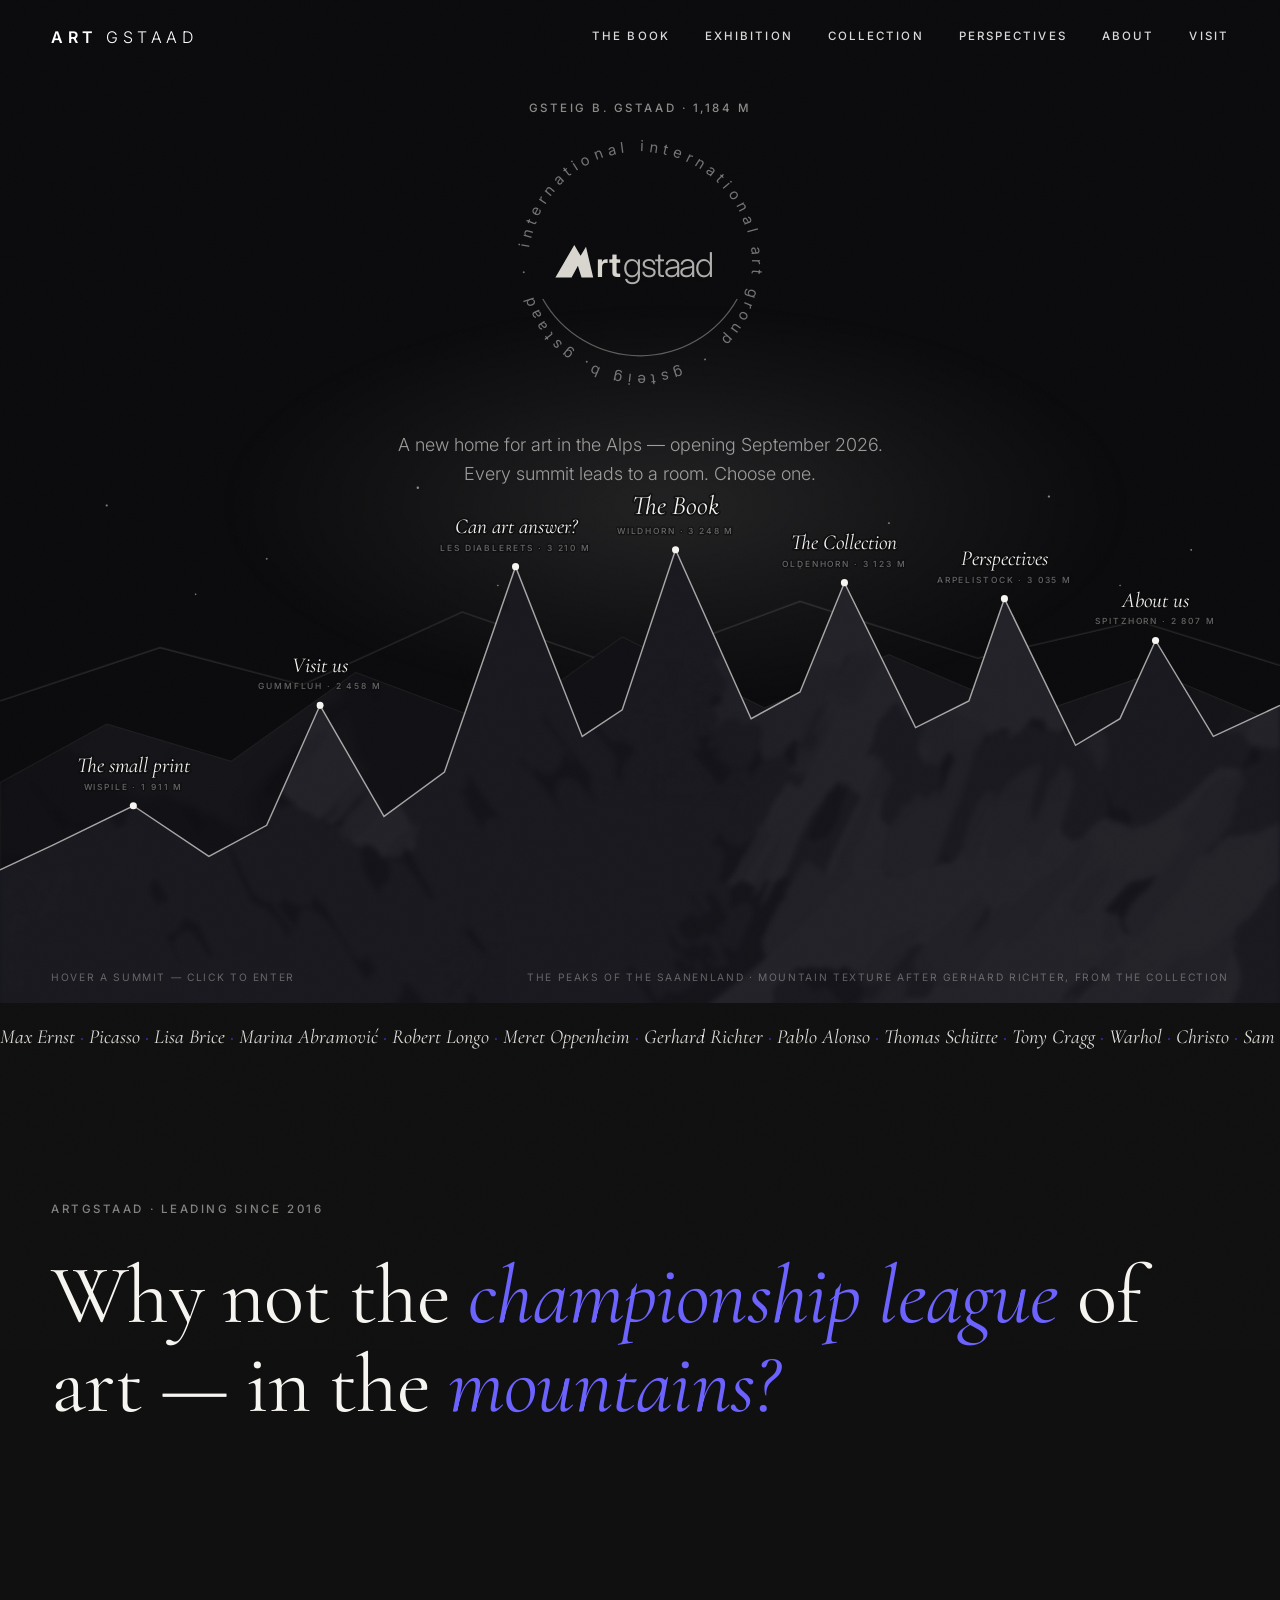
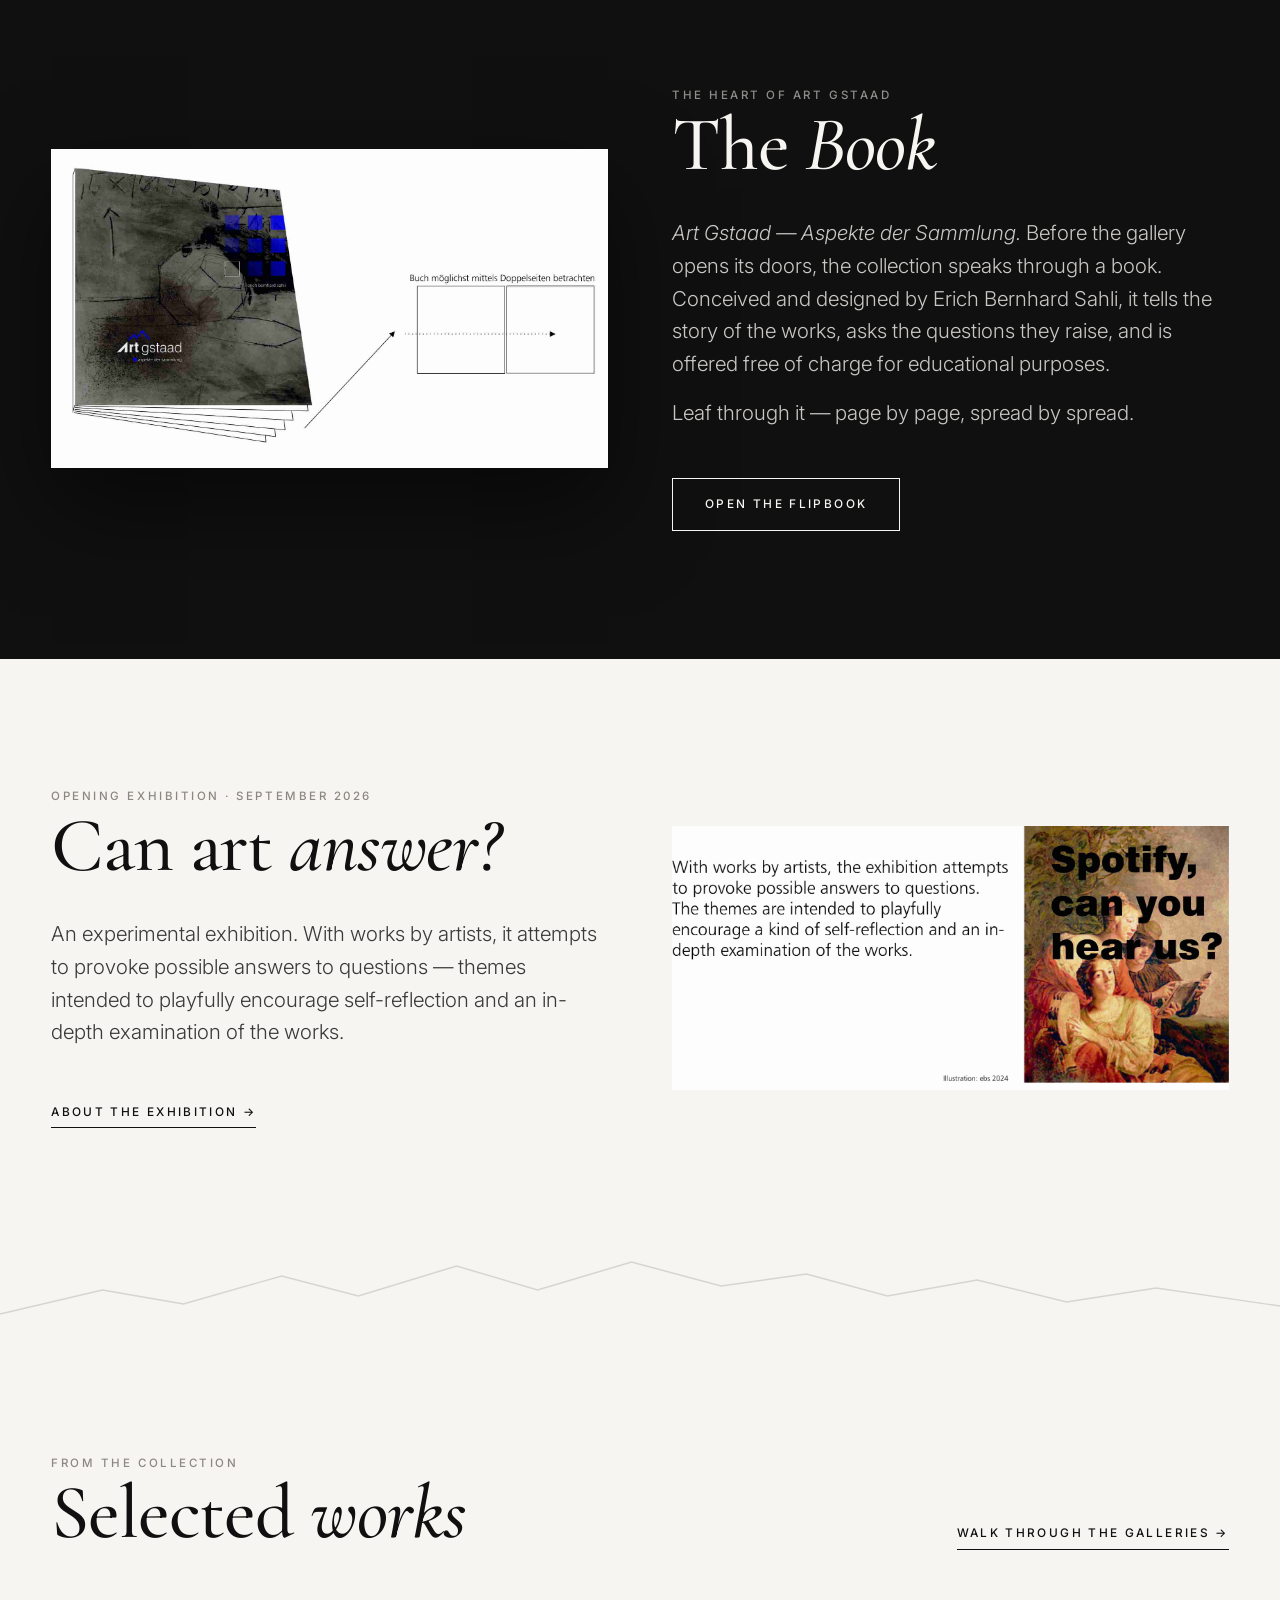
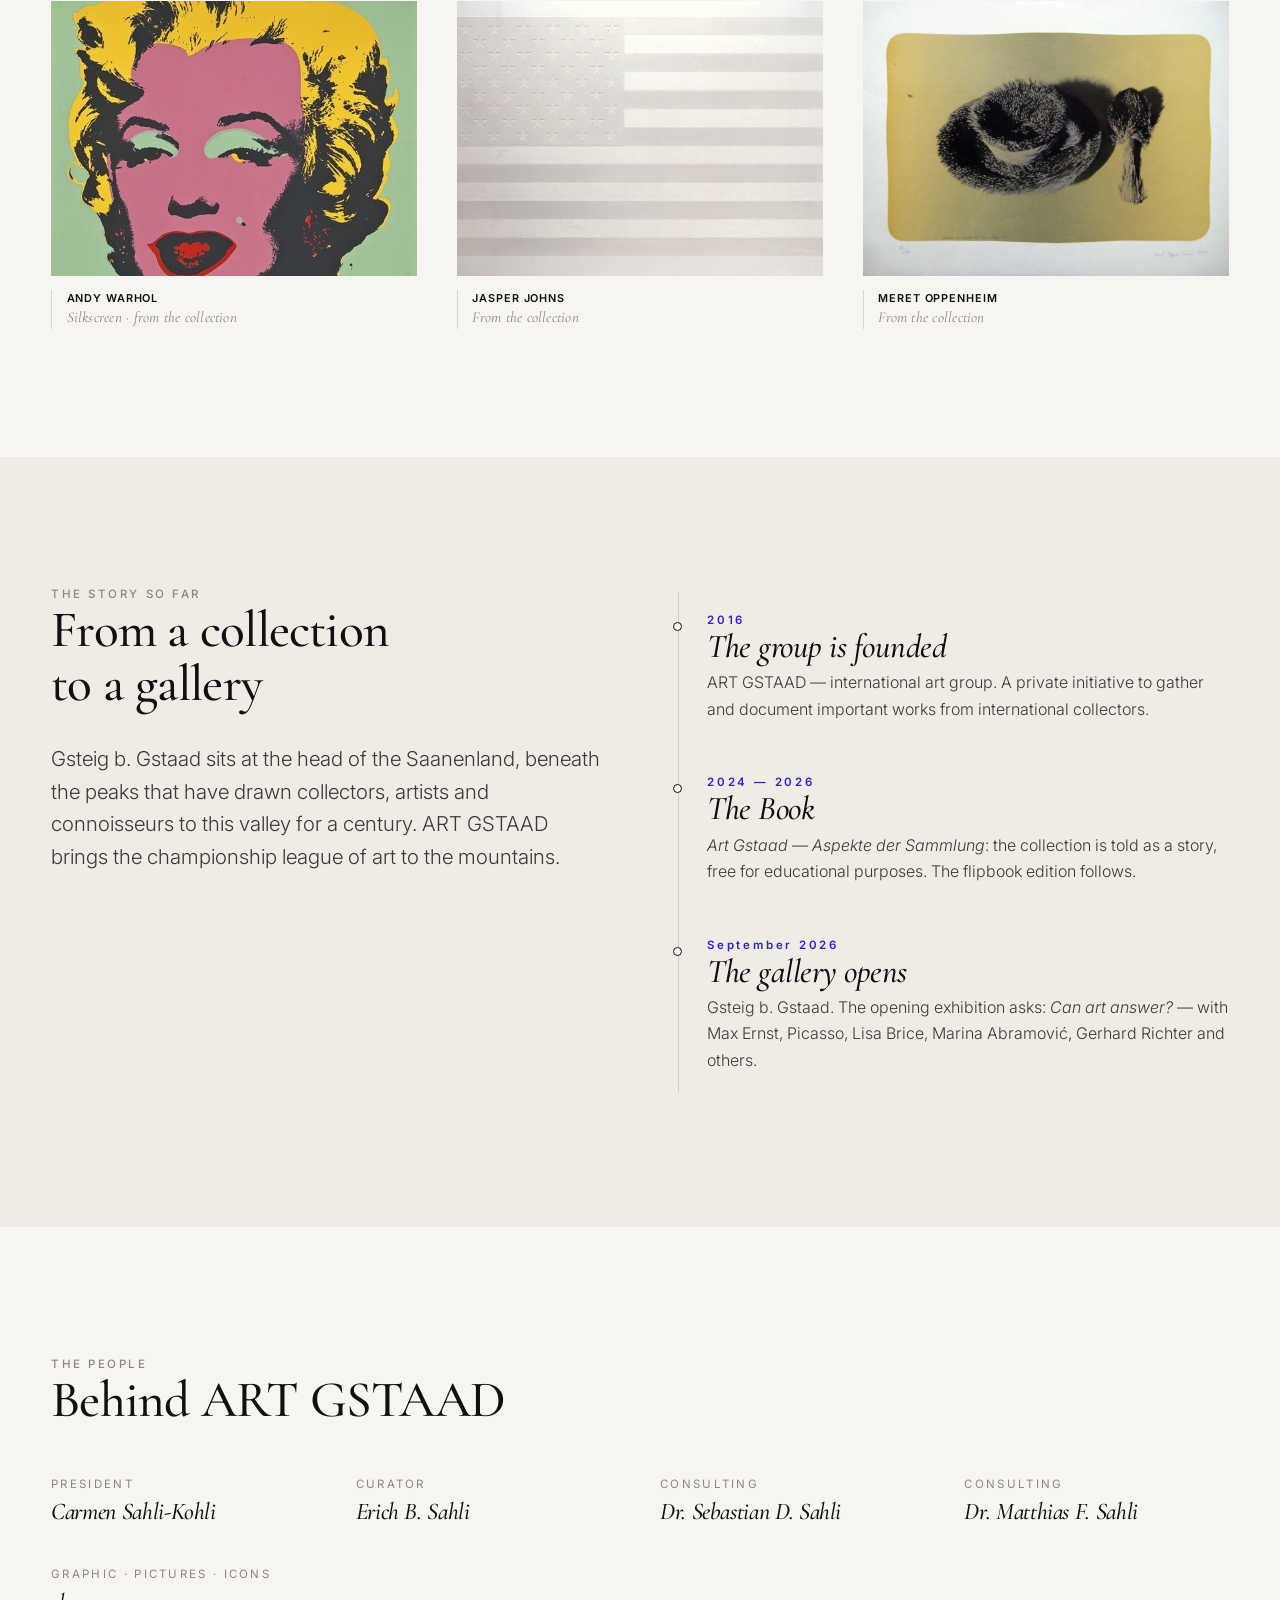
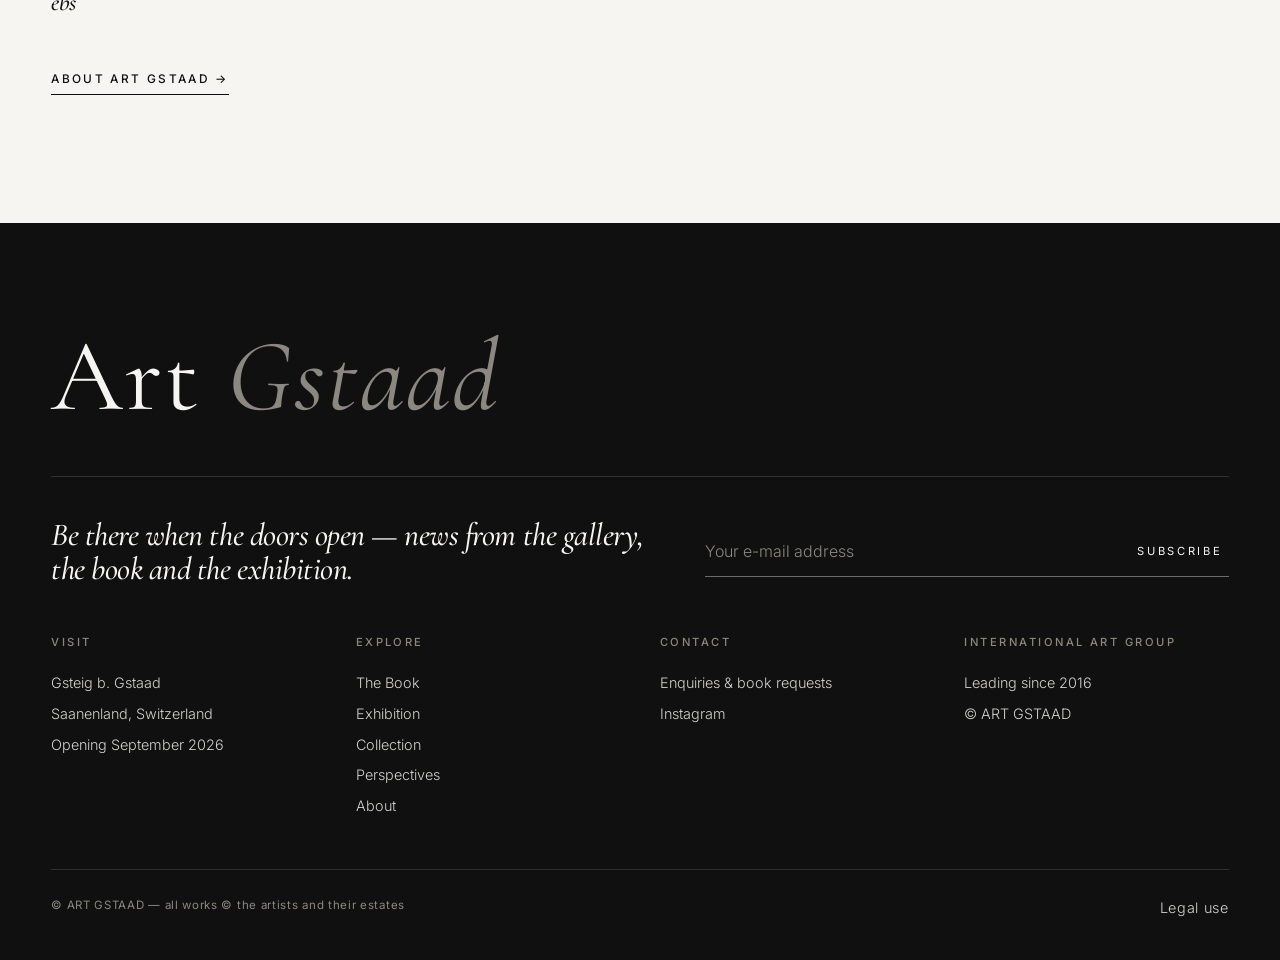
<file: index.html>
<!DOCTYPE html>
<html lang="en">
<head>
<meta charset="UTF-8">
<meta name="viewport" content="width=device-width, initial-scale=1.0">
<title>ART GSTAAD — International Art Group · Gsteig b. Gstaad</title>
<meta name="description" content="ART GSTAAD — a new exhibition space in Gsteig b. Gstaad. Works from international collections, the experimental exhibition ‘Can art answer?’, and the ART GSTAAD book.">
<meta property="og:title" content="ART GSTAAD — International Art Group">
<meta property="og:description" content="A new home for art in the Alps. Opening September 2026 in Gsteig b. Gstaad.">
<meta property="og:image" content="assets/img/richter.jpg">
<link rel="icon" type="image/png" href="assets/img/favicon.png">
<link rel="preconnect" href="https://fonts.googleapis.com">
<link rel="preconnect" href="https://fonts.gstatic.com" crossorigin>
<link href="https://fonts.googleapis.com/css2?family=Cormorant+Garamond:ital,wght@0,400;0,500;0,600;1,400;1,500&family=Inter:wght@300;400;500;600&display=swap" rel="stylesheet">
<link rel="stylesheet" href="assets/css/style.css">
</head>
<body>

<header class="site-header">
  <div class="wrap nav">
    <a class="brand" href="index.html">Art<span>&nbsp;Gstaad</span></a>
    <nav class="nav-links">
      <a href="book.html">The Book</a>
      <a href="exhibition.html">Exhibition</a>
      <a href="collection.html">Collection</a>
      <a href="perspectives.html">Perspectives</a>
      <a href="about.html">About</a>
      <a href="visit.html">Visit</a>
    </nav>
    <button class="nav-toggle" aria-label="Menu"><span></span><span></span><span></span></button>
  </div>
</header>
<nav class="mobile-menu">
  <a href="index.html">Home</a>
  <a href="book.html">The Book</a>
  <a href="exhibition.html">Exhibition</a>
  <a href="collection.html">Collection</a>
  <a href="perspectives.html">Perspectives</a>
  <a href="about.html">About</a>
  <a href="visit.html">Visit</a>
</nav>

<!-- SUMMIT START PAGE -->
<section class="summit" id="summit">
  <div class="summit-head">
    <p class="eyebrow">Gsteig b. Gstaad · 1,184 m</p>
    <h1 class="logo-mark" aria-label="ART GSTAAD — international art group">
      <svg viewBox="0 0 300 300" xmlns="http://www.w3.org/2000/svg" role="img">
        <defs>
          <path id="ringPath" d="M150,26 a124,124 0 1,1 -0.01,0" fill="none"/>
        </defs>
        <!-- rotating ring text -->
        <g class="ring">
          <text class="ring-text">
            <textPath href="#ringPath" startOffset="0">international art group&#160;&#160;·&#160;&#160;gsteig b. gstaad&#160;&#160;·&#160;&#160;international art group&#160;&#160;·&#160;&#160;since 2016&#160;&#160;·&#160;&#160;</textPath>
          </text>
        </g>
        <!-- static bottom arc, like the original mark -->
        <path class="ring-arc" d="M42,190 a124,124 0 0,0 216,0" fill="none"/>
        <!-- wordmark -->
        <g class="wordmark">
          <path class="mark-a" d="M56,166 L77,130 L84,142 L90,132 L98,166 L85,166 L81,153 L74,166 Z"/>
          <text class="mark-rt" x="101" y="166">rt</text>
          <text class="mark-gstaad" x="131" y="166">gstaad</text>
        </g>
      </svg>
    </h1>
    <p class="lede">A new home for art in the Alps — opening September 2026.<br>Every summit leads to a room. Choose one.</p>
  </div>

  <div class="summit-stage">
    <svg class="panorama" viewBox="0 0 1440 620" xmlns="http://www.w3.org/2000/svg" xmlns:xlink="http://www.w3.org/1999/xlink" role="navigation" aria-label="Panorama of the Saanenland peaks — each summit links to a page">
      <defs>
        <clipPath id="frontClip">
          <path d="M0,470 L60,442 L150,398 L235,455 L300,420 L360,285 L432,410 L500,360 L580,129 L655,320 L700,290 L760,110 L845,300 L900,270 L950,147 L1030,310 L1090,280 L1130,165 L1210,330 L1260,300 L1300,212 L1365,320 L1440,285 L1440,620 L0,620 Z"/>
        </clipPath>
        <clipPath id="midClip">
          <path d="M0,372 L120,306 L260,348 L400,248 L560,308 L700,208 L860,288 L1000,228 L1160,296 L1300,248 L1440,306 L1440,620 L0,620 Z"/>
        </clipPath>
        <radialGradient id="glow" cx="0.5" cy="0.5" r="0.5">
          <stop offset="0%" stop-color="#f7f5f1" stop-opacity="0.10"/>
          <stop offset="60%" stop-color="#f7f5f1" stop-opacity="0.035"/>
          <stop offset="100%" stop-color="#f7f5f1" stop-opacity="0"/>
        </radialGradient>
      </defs>

      <!-- sky -->
      <g class="layer-sky" aria-hidden="true">
        <ellipse cx="760" cy="60" rx="520" ry="230" fill="url(#glow)"/>
        <g class="stars">
          <circle cx="120" cy="60" r="1.2"/><circle cx="300" cy="120" r="1"/><circle cx="470" cy="40" r="1.4"/>
          <circle cx="640" cy="90" r="1"/><circle cx="820" cy="30" r="1.2"/><circle cx="1000" cy="80" r="1"/>
          <circle cx="1180" cy="50" r="1.3"/><circle cx="1340" cy="110" r="1"/><circle cx="900" cy="130" r="0.9"/>
          <circle cx="220" cy="160" r="0.9"/><circle cx="1260" cy="150" r="0.9"/><circle cx="560" cy="150" r="0.9"/>
        </g>
      </g>

      <!-- far ridge -->
      <g class="layer-far">
        <path class="far" d="M0,280 L180,220 L340,262 L520,180 L700,242 L900,168 L1100,232 L1280,190 L1440,240"/>
      </g>
      <!-- mid ridge -->
      <g class="layer-mid">
        <path class="mid" d="M0,372 L120,306 L260,348 L400,248 L560,308 L700,208 L860,288 L1000,228 L1160,296 L1300,248 L1440,306 L1440,620 L0,620 Z"/>
        <image class="mid-photo" href="assets/img/richter.jpg" x="0" y="140" width="1440" height="560" preserveAspectRatio="xMidYMid slice" clip-path="url(#midClip)"/>
      </g>
      <!-- front ridge -->
      <g class="layer-front">
        <path class="front-fill" d="M0,470 L60,442 L150,398 L235,455 L300,420 L360,285 L432,410 L500,360 L580,129 L655,320 L700,290 L760,110 L845,300 L900,270 L950,147 L1030,310 L1090,280 L1130,165 L1210,330 L1260,300 L1300,212 L1365,320 L1440,285 L1440,620 L0,620 Z"/>
        <image class="front-photo" href="assets/img/richter.jpg" x="0" y="60" width="1440" height="580" preserveAspectRatio="xMidYMid slice" clip-path="url(#frontClip)"/>
        <path class="front-line" d="M0,470 L60,442 L150,398 L235,455 L300,420 L360,285 L432,410 L500,360 L580,129 L655,320 L700,290 L760,110 L845,300 L900,270 L950,147 L1030,310 L1090,280 L1130,165 L1210,330 L1260,300 L1300,212 L1365,320 L1440,285"/>

        <!-- WISPILE → Legal -->
        <a class="peak" href="legal.html" aria-label="Wispile, 1911 metres — Legal">
          <rect class="hit" x="85" y="230" width="130" height="200"/>
          <image class="p-art" href="assets/img/3f4ff4f9-3f6b-4844-ab1e-5cc4100af0b1.jpg" x="90" y="238" width="120" height="88" preserveAspectRatio="xMidYMid slice"/>
          <rect class="p-art-frame" x="86" y="234" width="128" height="96"/>
          <text class="p-page" x="150" y="360">The small print</text>
          <text class="p-meta" x="150" y="380">WISPILE · 1 911 M</text>
          <circle class="halo" cx="150" cy="398" r="12"/>
          <circle class="dot" cx="150" cy="398" r="4"/>
        </a>

        <!-- GUMMFLUH → Visit -->
        <a class="peak" href="visit.html" aria-label="Gummfluh, 2458 metres — Visit us">
          <rect class="hit" x="295" y="115" width="130" height="200"/>
          <image class="p-art" href="assets/img/richter.jpg" x="300" y="123" width="120" height="88" preserveAspectRatio="xMidYMid slice"/>
          <rect class="p-art-frame" x="296" y="119" width="128" height="96"/>
          <text class="p-page" x="360" y="247">Visit us</text>
          <text class="p-meta" x="360" y="267">GUMMFLUH · 2 458 M</text>
          <circle class="halo" cx="360" cy="285" r="12"/>
          <circle class="dot" cx="360" cy="285" r="4"/>
        </a>

        <!-- LES DIABLERETS → Exhibition -->
        <a class="peak" href="exhibition.html" aria-label="Les Diablerets, 3210 metres — the exhibition Can art answer?">
          <rect class="hit" x="515" y="-45" width="130" height="200"/>
          <image class="p-art" href="assets/img/oppenheim.jpg" x="520" y="-33" width="120" height="88" preserveAspectRatio="xMidYMid slice"/>
          <rect class="p-art-frame" x="516" y="-37" width="128" height="96"/>
          <text class="p-page" x="580" y="91">Can art answer?</text>
          <text class="p-meta" x="580" y="111">LES DIABLERETS · 3 210 M</text>
          <circle class="halo" cx="580" cy="129" r="12"/>
          <circle class="dot" cx="580" cy="129" r="4"/>
        </a>

        <!-- WILDHORN → The Book (highest peak = the highlight) -->
        <a class="peak" href="book.html" aria-label="Wildhorn, 3248 metres — the ART GSTAAD book">
          <rect class="hit" x="695" y="-64" width="130" height="200"/>
          <image class="p-art" href="assets/img/8709d9a3-ab9a-4350-9616-dc9f09aa6232.jpg" x="700" y="-52" width="120" height="88" preserveAspectRatio="xMidYMid slice"/>
          <rect class="p-art-frame" x="696" y="-56" width="128" height="96"/>
          <text class="p-page p-page--main" x="760" y="70">The Book</text>
          <text class="p-meta" x="760" y="92">WILDHORN · 3 248 M</text>
          <circle class="halo" cx="760" cy="110" r="12"/>
          <circle class="dot" cx="760" cy="110" r="4"/>
        </a>

        <!-- OLDENHORN → Collection -->
        <a class="peak" href="collection.html" aria-label="Oldenhorn, 3123 metres — the collection">
          <rect class="hit" x="885" y="-27" width="130" height="200"/>
          <image class="p-art" href="assets/img/warholmarylin.jpg" x="890" y="-15" width="120" height="88" preserveAspectRatio="xMidYMid slice"/>
          <rect class="p-art-frame" x="886" y="-19" width="128" height="96"/>
          <text class="p-page" x="950" y="109">The Collection</text>
          <text class="p-meta" x="950" y="129">OLDENHORN · 3 123 M</text>
          <circle class="halo" cx="950" cy="147" r="12"/>
          <circle class="dot" cx="950" cy="147" r="4"/>
        </a>

        <!-- ARPELISTOCK → Perspectives -->
        <a class="peak" href="perspectives.html" aria-label="Arpelistock, 3035 metres — perspectives">
          <rect class="hit" x="1065" y="-9" width="130" height="200"/>
          <image class="p-art" href="assets/img/6b0fc7b2-1aa9-42a0-8a66-8a486f8cd838.jpg" x="1070" y="3" width="120" height="88" preserveAspectRatio="xMidYMid slice"/>
          <rect class="p-art-frame" x="1066" y="-1" width="128" height="96"/>
          <text class="p-page" x="1130" y="127">Perspectives</text>
          <text class="p-meta" x="1130" y="147">ARPELISTOCK · 3 035 M</text>
          <circle class="halo" cx="1130" cy="165" r="12"/>
          <circle class="dot" cx="1130" cy="165" r="4"/>
        </a>

        <!-- SPITZHORN → About -->
        <a class="peak" href="about.html" aria-label="Spitzhorn, 2807 metres — about ART GSTAAD">
          <rect class="hit" x="1235" y="38" width="130" height="200"/>
          <image class="p-art" href="assets/img/craggbeuys_1.jpg" x="1240" y="50" width="120" height="88" preserveAspectRatio="xMidYMid slice"/>
          <rect class="p-art-frame" x="1236" y="46" width="128" height="96"/>
          <text class="p-page" x="1300" y="174">About us</text>
          <text class="p-meta" x="1300" y="194">SPITZHORN · 2 807 M</text>
          <circle class="halo" cx="1300" cy="212" r="12"/>
          <circle class="dot" cx="1300" cy="212" r="4"/>
        </a>
      </g>
    </svg>
  </div>

  <!-- fallback nav for touch / small screens -->
  <nav class="summit-nav" aria-label="Summit navigation">
    <a href="book.html">Wildhorn · The Book</a>
    <a href="exhibition.html">Les Diablerets · Exhibition</a>
    <a href="collection.html">Oldenhorn · Collection</a>
    <a href="perspectives.html">Arpelistock · Perspectives</a>
    <a href="about.html">Spitzhorn · About</a>
    <a href="visit.html">Gummfluh · Visit</a>
  </nav>

  <p class="summit-hint">Hover a summit — click to enter</p>
  <p class="summit-caption">The peaks of the Saanenland · mountain texture after Gerhard Richter, from the collection</p>
</section>

<!-- ARTIST STRIP -->
<div class="strip" aria-hidden="true">
  <div class="strip-track">
    <span>Max Ernst <i>·</i> Picasso <i>·</i> Lisa Brice <i>·</i> Marina Abramović <i>·</i> Robert Longo <i>·</i> Meret Oppenheim <i>·</i> Gerhard Richter <i>·</i> Pablo Alonso <i>·</i> Thomas Schütte <i>·</i> Tony Cragg <i>·</i> Warhol <i>·</i> Christo <i>·</i> Sam Francis <i>·</i>&nbsp;</span>
    <span>Max Ernst <i>·</i> Picasso <i>·</i> Lisa Brice <i>·</i> Marina Abramović <i>·</i> Robert Longo <i>·</i> Meret Oppenheim <i>·</i> Gerhard Richter <i>·</i> Pablo Alonso <i>·</i> Thomas Schütte <i>·</i> Tony Cragg <i>·</i> Warhol <i>·</i> Christo <i>·</i> Sam Francis <i>·</i>&nbsp;</span>
  </div>
</div>

<!-- MANIFESTO -->
<section class="section manifesto">
  <div class="wrap">
    <p class="eyebrow reveal" style="color:rgba(247,245,241,0.5);">artgstaad · leading since 2016</p>
    <p class="m-line mt-2">
      <span class="w">Why</span> <span class="w">not</span> <span class="w">the</span>
      <span class="w blue">championship</span> <span class="w blue">league</span>
      <span class="w">of</span> <span class="w">art</span> <span class="w">—</span>
      <span class="w">in</span> <span class="w">the</span> <span class="w blue">mountains?</span>
    </p>
  </div>
</section>

<!-- THE BOOK — MAIN HIGHLIGHT -->
<section class="section book-feature">
  <div class="wrap grid-2">
    <div class="reveal">
      <img class="book-cover" src="assets/img/8709d9a3-ab9a-4350-9616-dc9f09aa6232.jpg" alt="The ART GSTAAD book — Aspekte der Sammlung, by Erich Bernhard Sahli">
    </div>
    <div>
      <p class="eyebrow reveal">The heart of ART GSTAAD</p>
      <h2 class="display-lg reveal">The <em class="italic">Book</em></h2>
      <p class="lede reveal mt-2">
        <em>Art Gstaad — Aspekte der Sammlung.</em> Before the gallery opens its
        doors, the collection speaks through a book. Conceived and designed by
        Erich Bernhard Sahli, it tells the story of the works, asks the questions
        they raise, and is offered free of charge for educational purposes.
      </p>
      <p class="lede reveal mt-1">
        Leaf through it — page by page, spread by spread.
      </p>
      <div class="mt-3 reveal">
        <a class="btn btn--light" href="book.html">Open the Flipbook</a>
      </div>
    </div>
  </div>
</section>

<!-- EXHIBITION -->
<section class="section">
  <div class="wrap grid-2">
    <div>
      <p class="eyebrow reveal">Opening exhibition · September 2026</p>
      <h2 class="display-lg reveal">Can art <em class="italic">answer?</em></h2>
      <p class="lede reveal mt-2">
        An experimental exhibition. With works by artists, it attempts to provoke
        possible answers to questions — themes intended to playfully encourage
        self-reflection and an in-depth examination of the works.
      </p>
      <div class="mt-3 reveal"><a class="arrow-link" href="exhibition.html">About the exhibition →</a></div>
    </div>
    <div class="frame reveal">
      <img src="assets/img/3d049641-c8a3-4914-9afa-86c29e1c652f.jpg" alt="Spread from the exhibition concept — Spotify, can you hear us?">
    </div>
  </div>
</section>

<svg class="ridge-divider" viewBox="0 0 1200 70" preserveAspectRatio="none" xmlns="http://www.w3.org/2000/svg" aria-hidden="true">
  <path d="M0,58 L96,34 L172,48 L264,20 L336,40 L428,10 L504,34 L592,6 L676,30 L756,18 L832,40 L916,24 L1000,46 L1084,32 L1200,50"/>
</svg>

<!-- COLLECTION PREVIEW -->
<section class="section">
  <div class="wrap">
    <p class="eyebrow reveal">From the collection</p>
    <div style="display:flex; flex-wrap:wrap; align-items:baseline; justify-content:space-between; gap:1rem;">
      <h2 class="display-lg reveal">Selected <em class="italic">works</em></h2>
      <a class="arrow-link reveal" href="collection.html">Walk through the galleries →</a>
    </div>
    <div class="cards mt-3">
      <div class="card reveal">
        <div class="frame"><img src="assets/img/warholmarylin.jpg" alt="Andy Warhol — Marilyn"></div>
        <div class="wall-label"><div class="artist">Andy Warhol</div><div class="work-info">Silkscreen · from the collection</div></div>
      </div>
      <div class="card reveal">
        <div class="frame"><img src="assets/img/c866e3f4-5dc9-40db-95ed-812d1838ee67.jpg" alt="Jasper Johns — White Flag"></div>
        <div class="wall-label"><div class="artist">Jasper Johns</div><div class="work-info">From the collection</div></div>
      </div>
      <div class="card reveal">
        <div class="frame"><img src="assets/img/oppenheim.jpg" alt="Meret Oppenheim — work from the collection"></div>
        <div class="wall-label"><div class="artist">Meret Oppenheim</div><div class="work-info">From the collection</div></div>
      </div>
    </div>
  </div>
</section>

<!-- TIMELINE -->
<section class="section" style="background: var(--paper-warm);">
  <div class="wrap grid-2" style="align-items:start;">
    <div>
      <p class="eyebrow reveal">The story so far</p>
      <h2 class="display-md reveal">From a collection<br>to a gallery</h2>
      <p class="lede reveal mt-2">
        Gsteig b. Gstaad sits at the head of the Saanenland, beneath the peaks
        that have drawn collectors, artists and connoisseurs to this valley for
        a century. ART GSTAAD brings the championship league of art to the
        mountains.
      </p>
    </div>
    <div class="timeline">
      <div class="tl-item reveal">
        <div class="year">2016</div>
        <div class="display-sm display">The group is founded</div>
        <p>ART GSTAAD — international art group. A private initiative to gather and document important works from international collectors.</p>
      </div>
      <div class="tl-item reveal">
        <div class="year">2024 — 2026</div>
        <div class="display-sm display">The Book</div>
        <p><em>Art Gstaad — Aspekte der Sammlung</em>: the collection is told as a story, free for educational purposes. The flipbook edition follows.</p>
      </div>
      <div class="tl-item reveal">
        <div class="year">September 2026</div>
        <div class="display-sm display">The gallery opens</div>
        <p>Gsteig b. Gstaad. The opening exhibition asks: <em>Can art answer?</em> — with Max Ernst, Picasso, Lisa Brice, Marina Abramović, Gerhard Richter and others.</p>
      </div>
    </div>
  </div>
</section>

<!-- PEOPLE -->
<section class="section">
  <div class="wrap">
    <p class="eyebrow reveal">The people</p>
    <h2 class="display-md reveal mb-3">Behind ART GSTAAD</h2>
    <div class="people">
      <div class="person reveal"><p class="role">President</p><h3>Carmen Sahli-Kohli</h3></div>
      <div class="person reveal"><p class="role">Curator</p><h3>Erich B. Sahli</h3></div>
      <div class="person reveal"><p class="role">Consulting</p><h3>Dr. Sebastian D. Sahli</h3></div>
      <div class="person reveal"><p class="role">Consulting</p><h3>Dr. Matthias F. Sahli</h3></div>
      <div class="person reveal"><p class="role">Graphic · Pictures · Icons</p><h3>ebs</h3></div>
    </div>
    <div class="mt-3 reveal"><a class="arrow-link" href="about.html">About ART GSTAAD →</a></div>
  </div>
</section>

<!-- FOOTER -->
<footer class="site-footer">
  <div class="wrap">
    <div class="footer-word">Art <em>Gstaad</em></div>
    <div class="newsletter">
      <h3>Be there when the doors open — news from the gallery, the book and the exhibition.</h3>
      <form action="mailto:info@artgstaad.com" method="post" enctype="text/plain">
        <input type="email" name="email" placeholder="Your e-mail address" required>
        <button type="submit">Subscribe</button>
      </form>
    </div>
    <div class="footer-grid">
      <div>
        <h4>Visit</h4>
        <ul><li>Gsteig b. Gstaad</li><li>Saanenland, Switzerland</li><li>Opening September 2026</li></ul>
      </div>
      <div>
        <h4>Explore</h4>
        <ul>
          <li><a href="book.html">The Book</a></li>
          <li><a href="exhibition.html">Exhibition</a></li>
          <li><a href="collection.html">Collection</a></li>
          <li><a href="perspectives.html">Perspectives</a></li>
          <li><a href="about.html">About</a></li>
        </ul>
      </div>
      <div>
        <h4>Contact</h4>
        <ul>
          <li><a href="visit.html">Enquiries &amp; book requests</a></li>
          <li><a href="https://www.instagram.com/artgstaad/" target="_blank" rel="noopener">Instagram</a></li>
        </ul>
      </div>
      <div>
        <h4>International Art Group</h4>
        <ul><li>Leading since 2016</li><li>© ART GSTAAD</li></ul>
      </div>
    </div>
    <div class="footer-bottom">
      <span>© ART GSTAAD — all works © the artists and their estates</span>
      <a href="legal.html">Legal use</a>
    </div>
  </div>
</footer>

<script src="assets/js/main.js"></script>
</body>
</html>
</file>
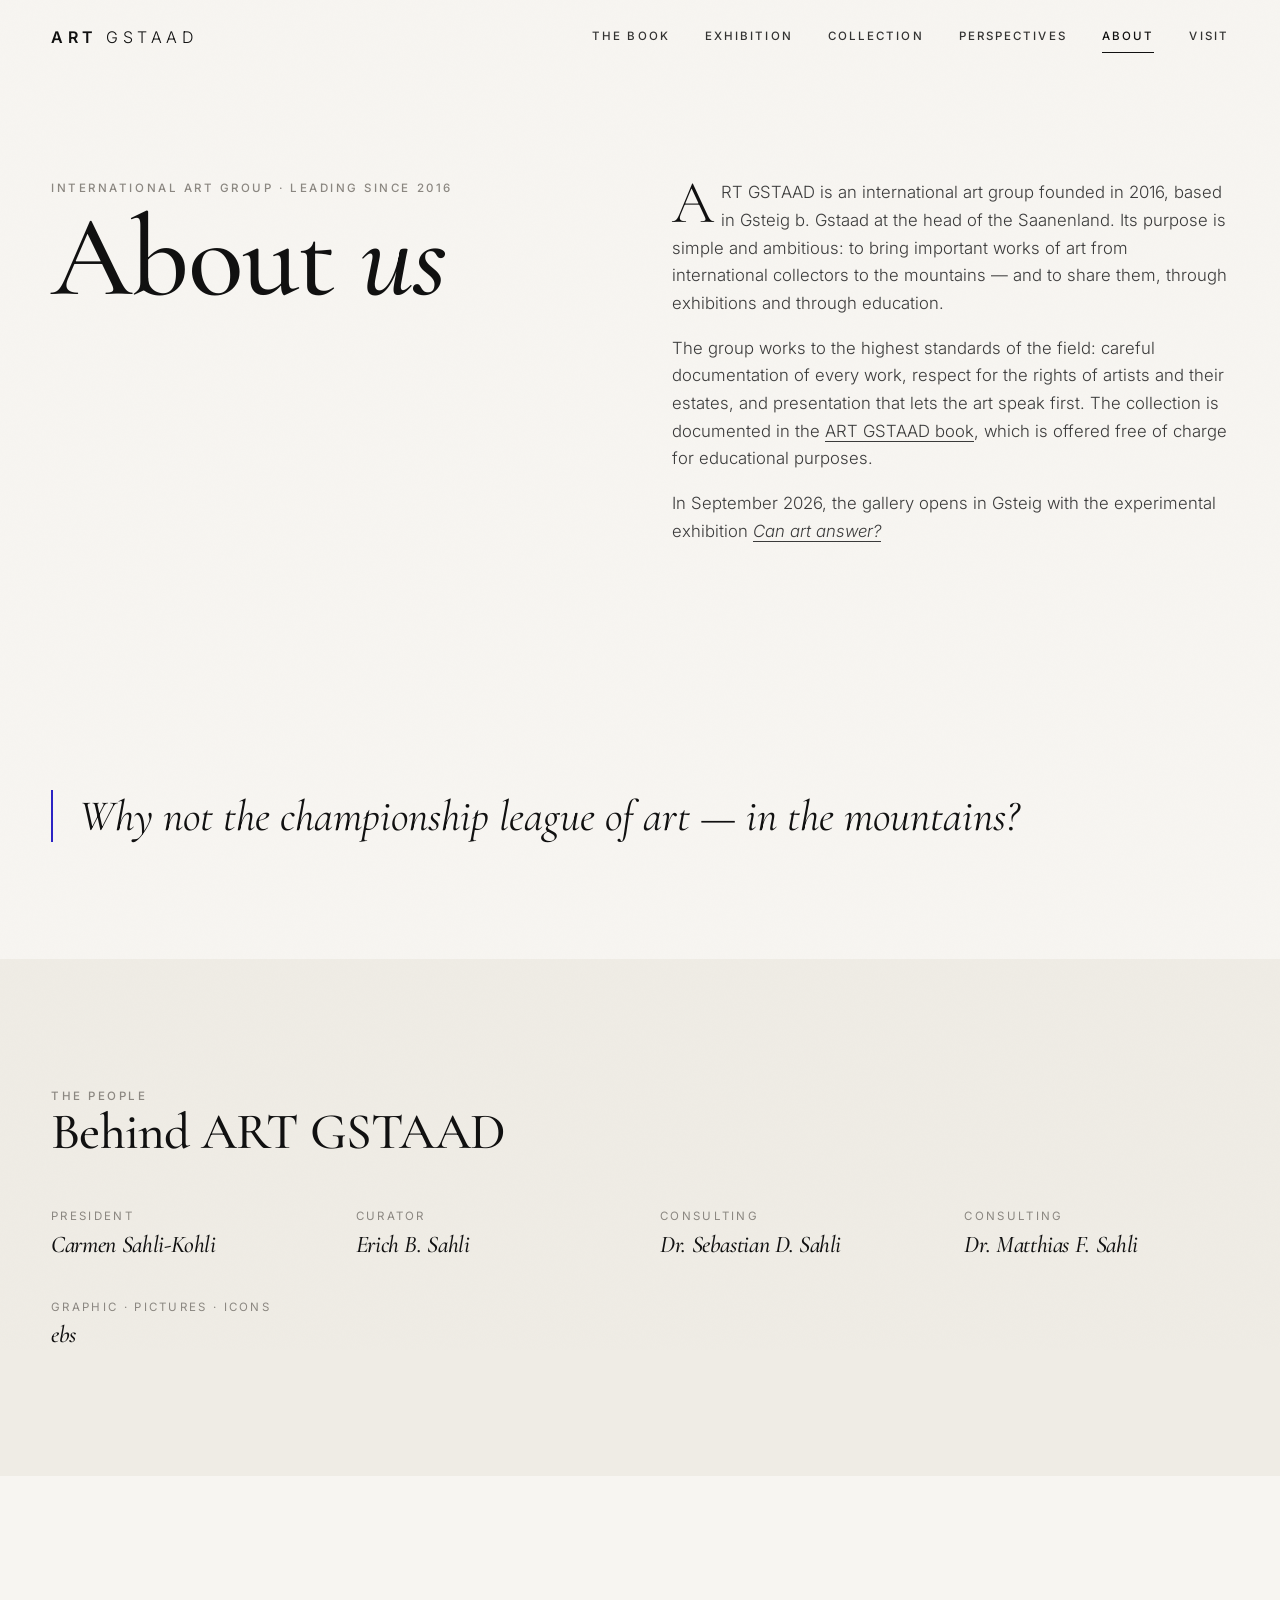
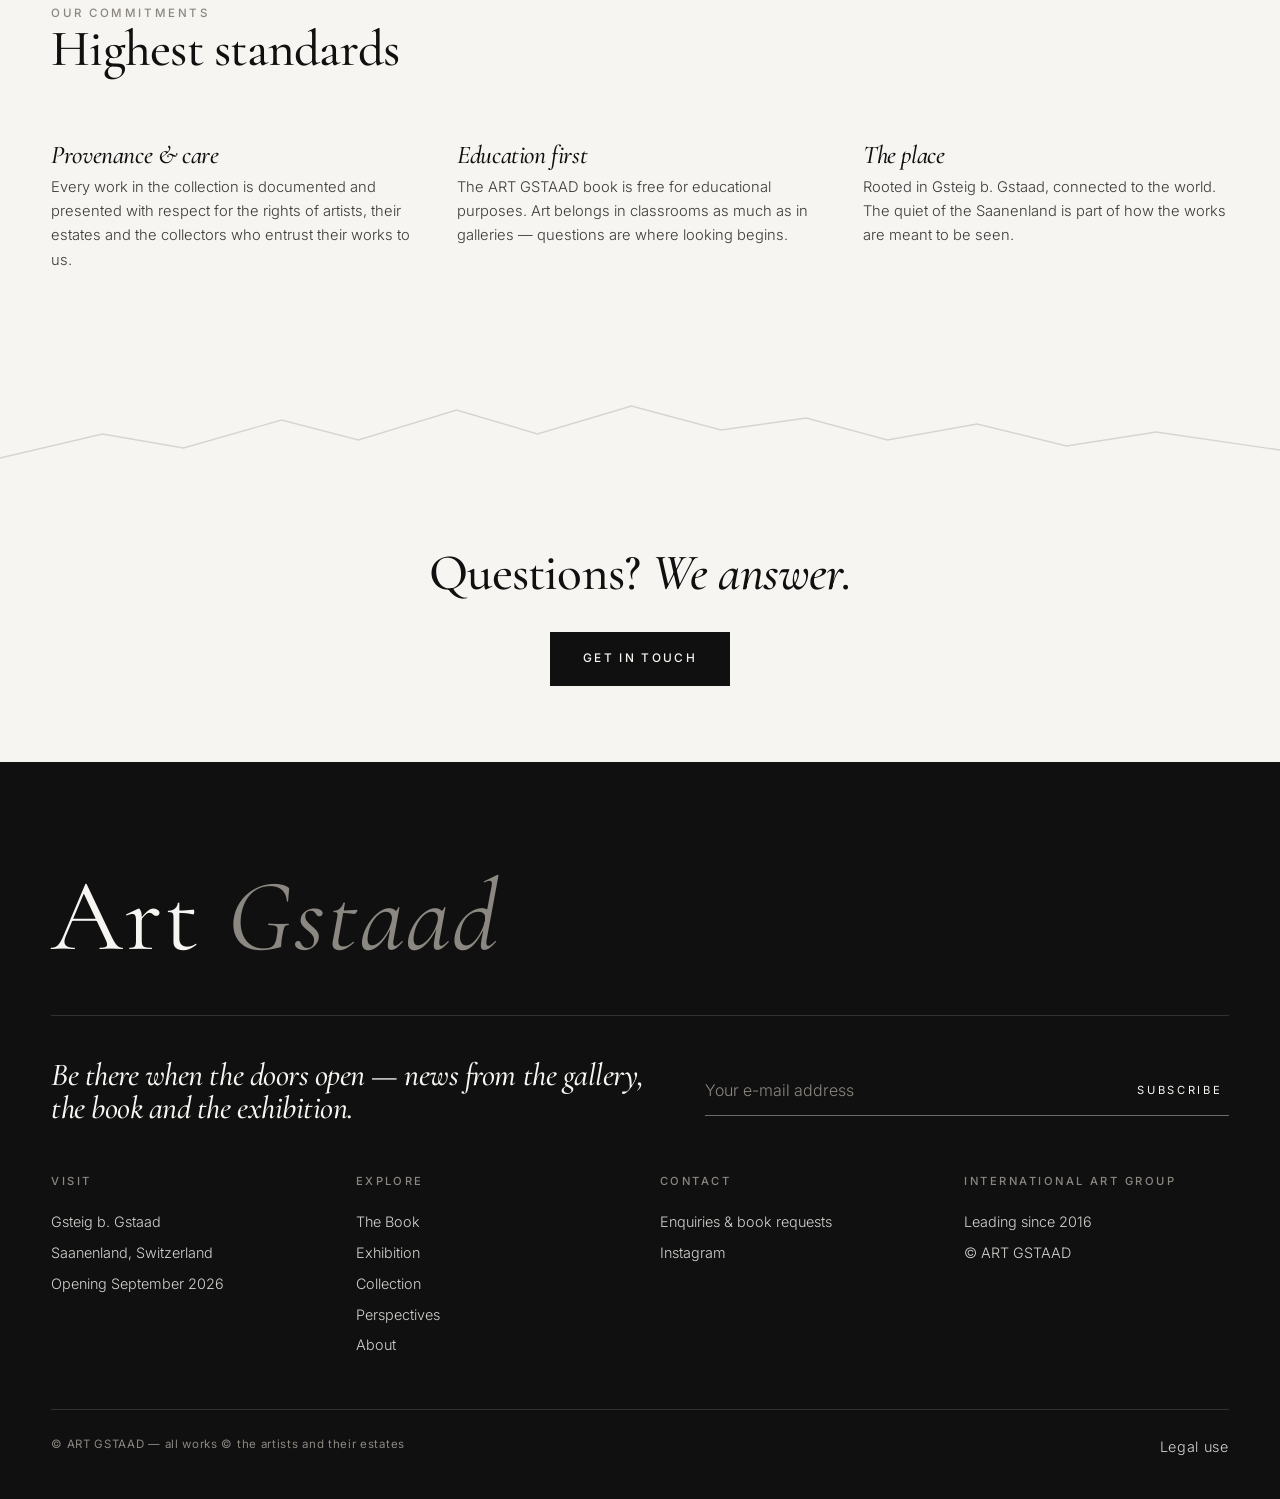
<file: about.html>
<!DOCTYPE html>
<html lang="en">
<head>
<meta charset="UTF-8">
<meta name="viewport" content="width=device-width, initial-scale=1.0">
<title>About — ART GSTAAD</title>
<meta name="description" content="About ART GSTAAD — international art group, leading since 2016. A gallery for important works from international collections, opening 2026 in Gsteig b. Gstaad.">
<meta property="og:title" content="About — ART GSTAAD">
<meta property="og:image" content="assets/img/richter.jpg">
<link rel="icon" type="image/png" href="assets/img/favicon.png">
<link rel="preconnect" href="https://fonts.googleapis.com">
<link rel="preconnect" href="https://fonts.gstatic.com" crossorigin>
<link href="https://fonts.googleapis.com/css2?family=Cormorant+Garamond:ital,wght@0,400;0,500;0,600;1,400;1,500&family=Inter:wght@300;400;500;600&display=swap" rel="stylesheet">
<link rel="stylesheet" href="assets/css/style.css">
</head>
<body>

<header class="site-header dark-text solid">
  <div class="wrap nav">
    <a class="brand" href="index.html">Art<span>&nbsp;Gstaad</span></a>
    <nav class="nav-links">
      <a href="book.html">The Book</a>
      <a href="exhibition.html">Exhibition</a>
      <a href="collection.html">Collection</a>
      <a href="perspectives.html">Perspectives</a>
      <a href="about.html">About</a>
      <a href="visit.html">Visit</a>
    </nav>
    <button class="nav-toggle" aria-label="Menu"><span></span><span></span><span></span></button>
  </div>
</header>
<nav class="mobile-menu">
  <a href="index.html">Home</a>
  <a href="book.html">The Book</a>
  <a href="exhibition.html">Exhibition</a>
  <a href="collection.html">Collection</a>
  <a href="perspectives.html">Perspectives</a>
  <a href="about.html">About</a>
  <a href="visit.html">Visit</a>
</nav>

<!-- INTRO -->
<section class="section" style="padding-top: clamp(8rem, 14vw, 12rem);">
  <div class="wrap grid-2" style="align-items:start;">
    <div>
      <p class="eyebrow reveal">International art group · leading since 2016</p>
      <h1 class="display-xl reveal">About <em class="italic">us</em></h1>
    </div>
    <div class="prose">
      <p class="drop reveal">
        ART GSTAAD is an international art group founded in 2016, based in
        Gsteig b. Gstaad at the head of the Saanenland. Its purpose is simple
        and ambitious: to bring important works of art from international
        collectors to the mountains — and to share them, through exhibitions
        and through education.
      </p>
      <p class="reveal">
        The group works to the highest standards of the field: careful
        documentation of every work, respect for the rights of artists and
        their estates, and presentation that lets the art speak first. The
        collection is documented in the <a href="book.html" style="border-bottom:1px solid currentColor;">ART GSTAAD book</a>,
        which is offered free of charge for educational purposes.
      </p>
      <p class="reveal">
        In September 2026, the gallery opens in Gsteig with the experimental
        exhibition <a href="exhibition.html" style="border-bottom:1px solid currentColor;"><em>Can art answer?</em></a>
      </p>
    </div>
  </div>
</section>

<!-- PULLQUOTE -->
<section class="section--tight">
  <div class="wrap">
    <div class="pullquote reveal">Why not the championship league of art — in the mountains?</div>
  </div>
</section>

<!-- PEOPLE -->
<section class="section" style="background: var(--paper-warm);">
  <div class="wrap">
    <p class="eyebrow reveal">The people</p>
    <h2 class="display-md reveal mb-3">Behind ART GSTAAD</h2>
    <div class="people">
      <div class="person reveal"><p class="role">President</p><h3>Carmen Sahli-Kohli</h3></div>
      <div class="person reveal"><p class="role">Curator</p><h3>Erich B. Sahli</h3></div>
      <div class="person reveal"><p class="role">Consulting</p><h3>Dr. Sebastian D. Sahli</h3></div>
      <div class="person reveal"><p class="role">Consulting</p><h3>Dr. Matthias F. Sahli</h3></div>
      <div class="person reveal"><p class="role">Graphic · Pictures · Icons</p><h3>ebs</h3></div>
    </div>
  </div>
</section>

<!-- COMMITMENTS -->
<section class="section">
  <div class="wrap">
    <p class="eyebrow reveal">Our commitments</p>
    <h2 class="display-md reveal mb-3">Highest standards</h2>
    <div class="cards">
      <div class="card reveal">
        <h3>Provenance &amp; care</h3>
        <p>Every work in the collection is documented and presented with respect for the rights of artists, their estates and the collectors who entrust their works to us.</p>
      </div>
      <div class="card reveal">
        <h3>Education first</h3>
        <p>The ART GSTAAD book is free for educational purposes. Art belongs in classrooms as much as in galleries — questions are where looking begins.</p>
      </div>
      <div class="card reveal">
        <h3>The place</h3>
        <p>Rooted in Gsteig b. Gstaad, connected to the world. The quiet of the Saanenland is part of how the works are meant to be seen.</p>
      </div>
    </div>
  </div>
</section>

<svg class="ridge-divider" viewBox="0 0 1200 70" preserveAspectRatio="none" xmlns="http://www.w3.org/2000/svg" aria-hidden="true">
  <path d="M0,58 L96,34 L172,48 L264,20 L336,40 L428,10 L504,34 L592,6 L676,30 L756,18 L832,40 L916,24 L1000,46 L1084,32 L1200,50"/>
</svg>

<!-- CTA -->
<section class="section section--tight">
  <div class="wrap center">
    <h2 class="display-md reveal">Questions? <em class="italic">We answer.</em></h2>
    <div class="mt-2 reveal"><a class="btn btn--solid" href="visit.html">Get in touch</a></div>
  </div>
</section>

<!-- FOOTER -->
<footer class="site-footer">
  <div class="wrap">
    <div class="footer-word">Art <em>Gstaad</em></div>
    <div class="newsletter">
      <h3>Be there when the doors open — news from the gallery, the book and the exhibition.</h3>
      <form action="mailto:info@artgstaad.com" method="post" enctype="text/plain">
        <input type="email" name="email" placeholder="Your e-mail address" required>
        <button type="submit">Subscribe</button>
      </form>
    </div>
    <div class="footer-grid">
      <div>
        <h4>Visit</h4>
        <ul><li>Gsteig b. Gstaad</li><li>Saanenland, Switzerland</li><li>Opening September 2026</li></ul>
      </div>
      <div>
        <h4>Explore</h4>
        <ul>
          <li><a href="book.html">The Book</a></li>
          <li><a href="exhibition.html">Exhibition</a></li>
          <li><a href="collection.html">Collection</a></li>
          <li><a href="perspectives.html">Perspectives</a></li>
          <li><a href="about.html">About</a></li>
        </ul>
      </div>
      <div>
        <h4>Contact</h4>
        <ul>
          <li><a href="visit.html">Enquiries &amp; book requests</a></li>
          <li><a href="https://www.instagram.com/artgstaad/" target="_blank" rel="noopener">Instagram</a></li>
        </ul>
      </div>
      <div>
        <h4>International Art Group</h4>
        <ul><li>Leading since 2016</li><li>© ART GSTAAD</li></ul>
      </div>
    </div>
    <div class="footer-bottom">
      <span>© ART GSTAAD — all works © the artists and their estates</span>
      <a href="legal.html">Legal use</a>
    </div>
  </div>
</footer>

<script src="assets/js/main.js"></script>
</body>
</html>
</file>
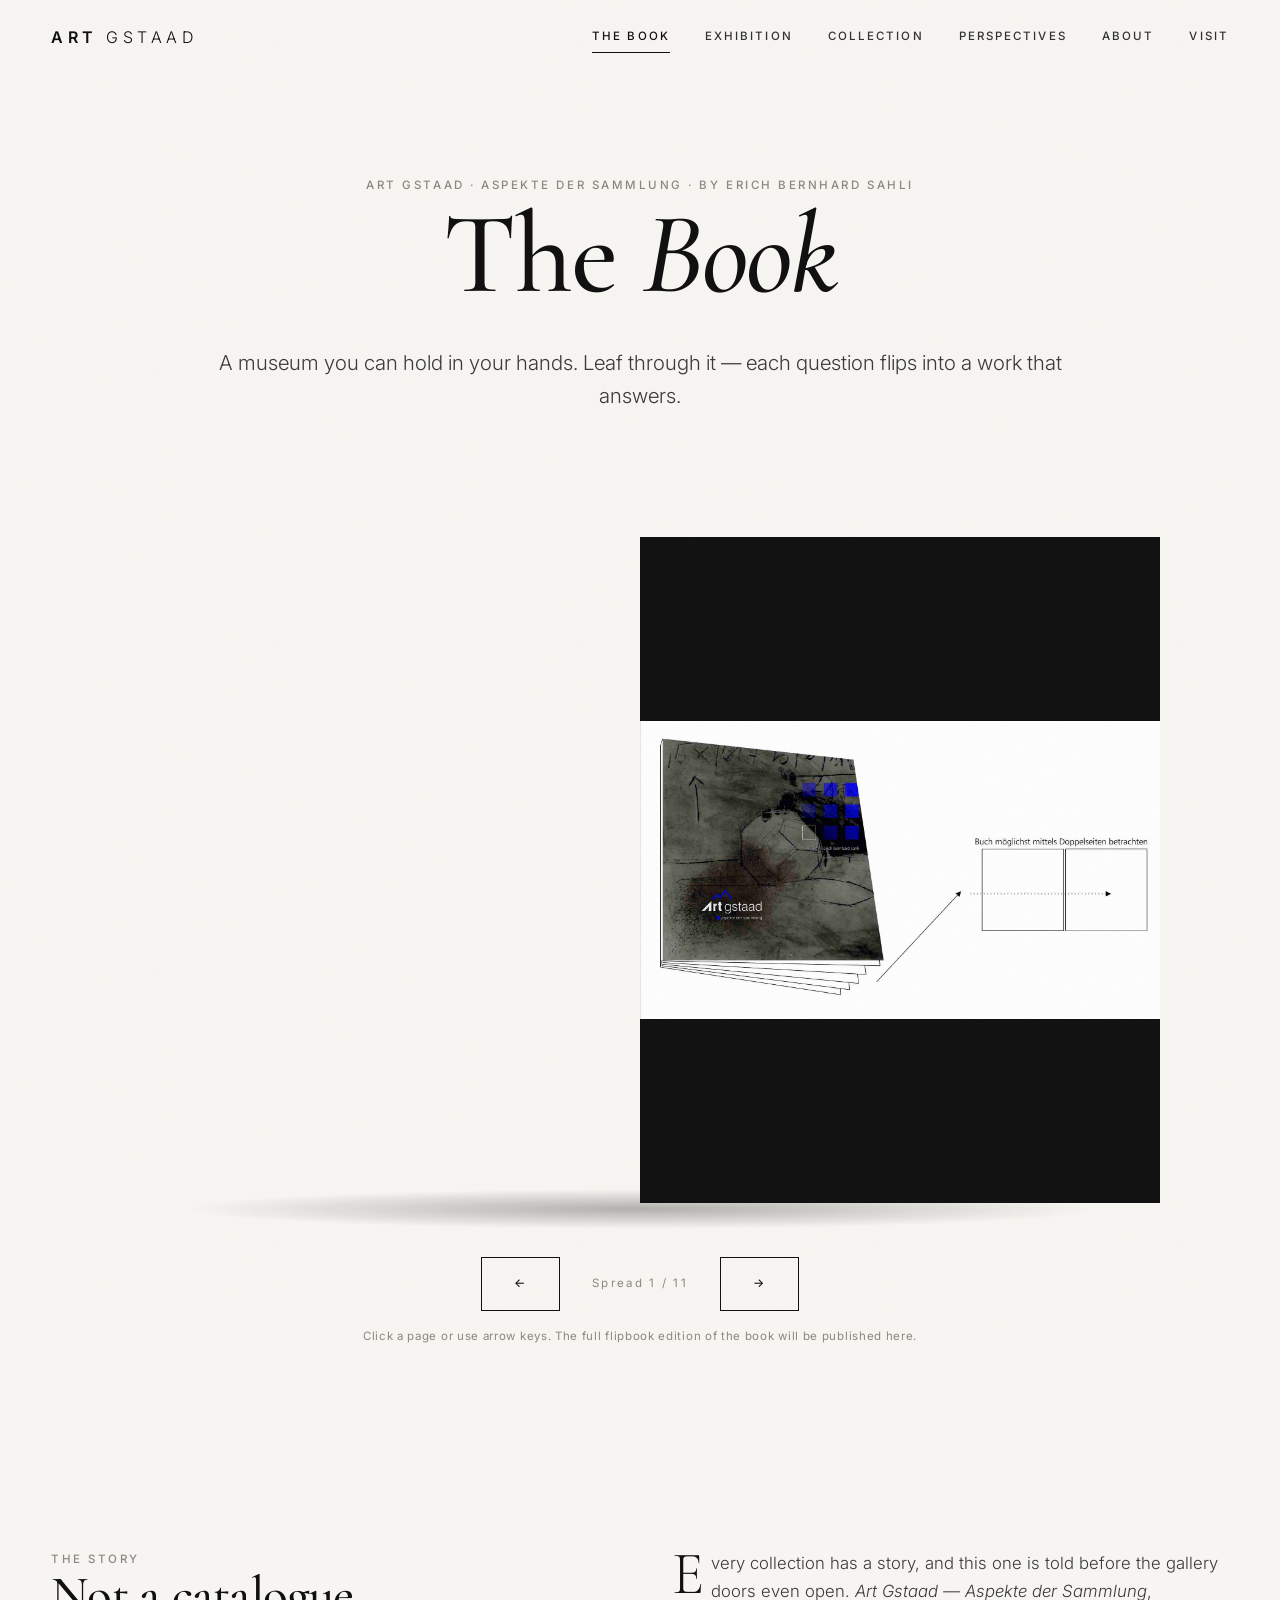
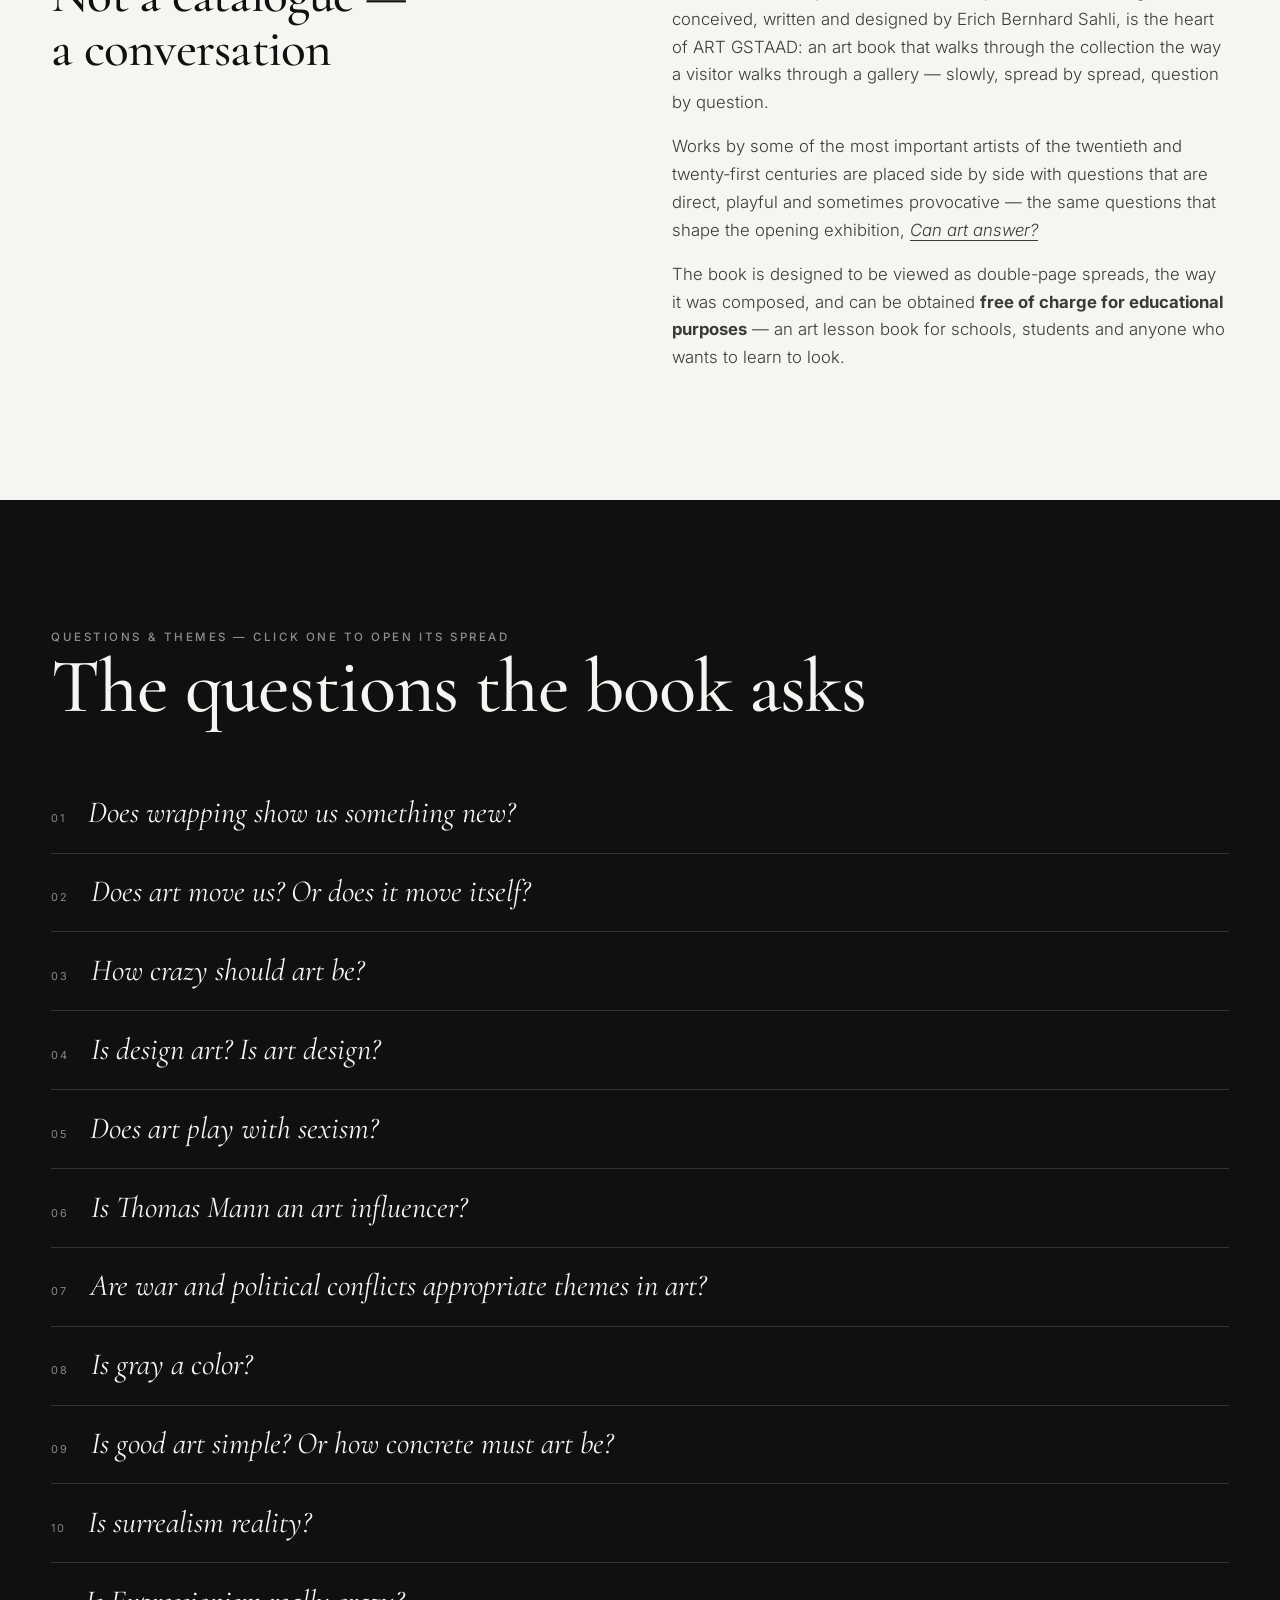
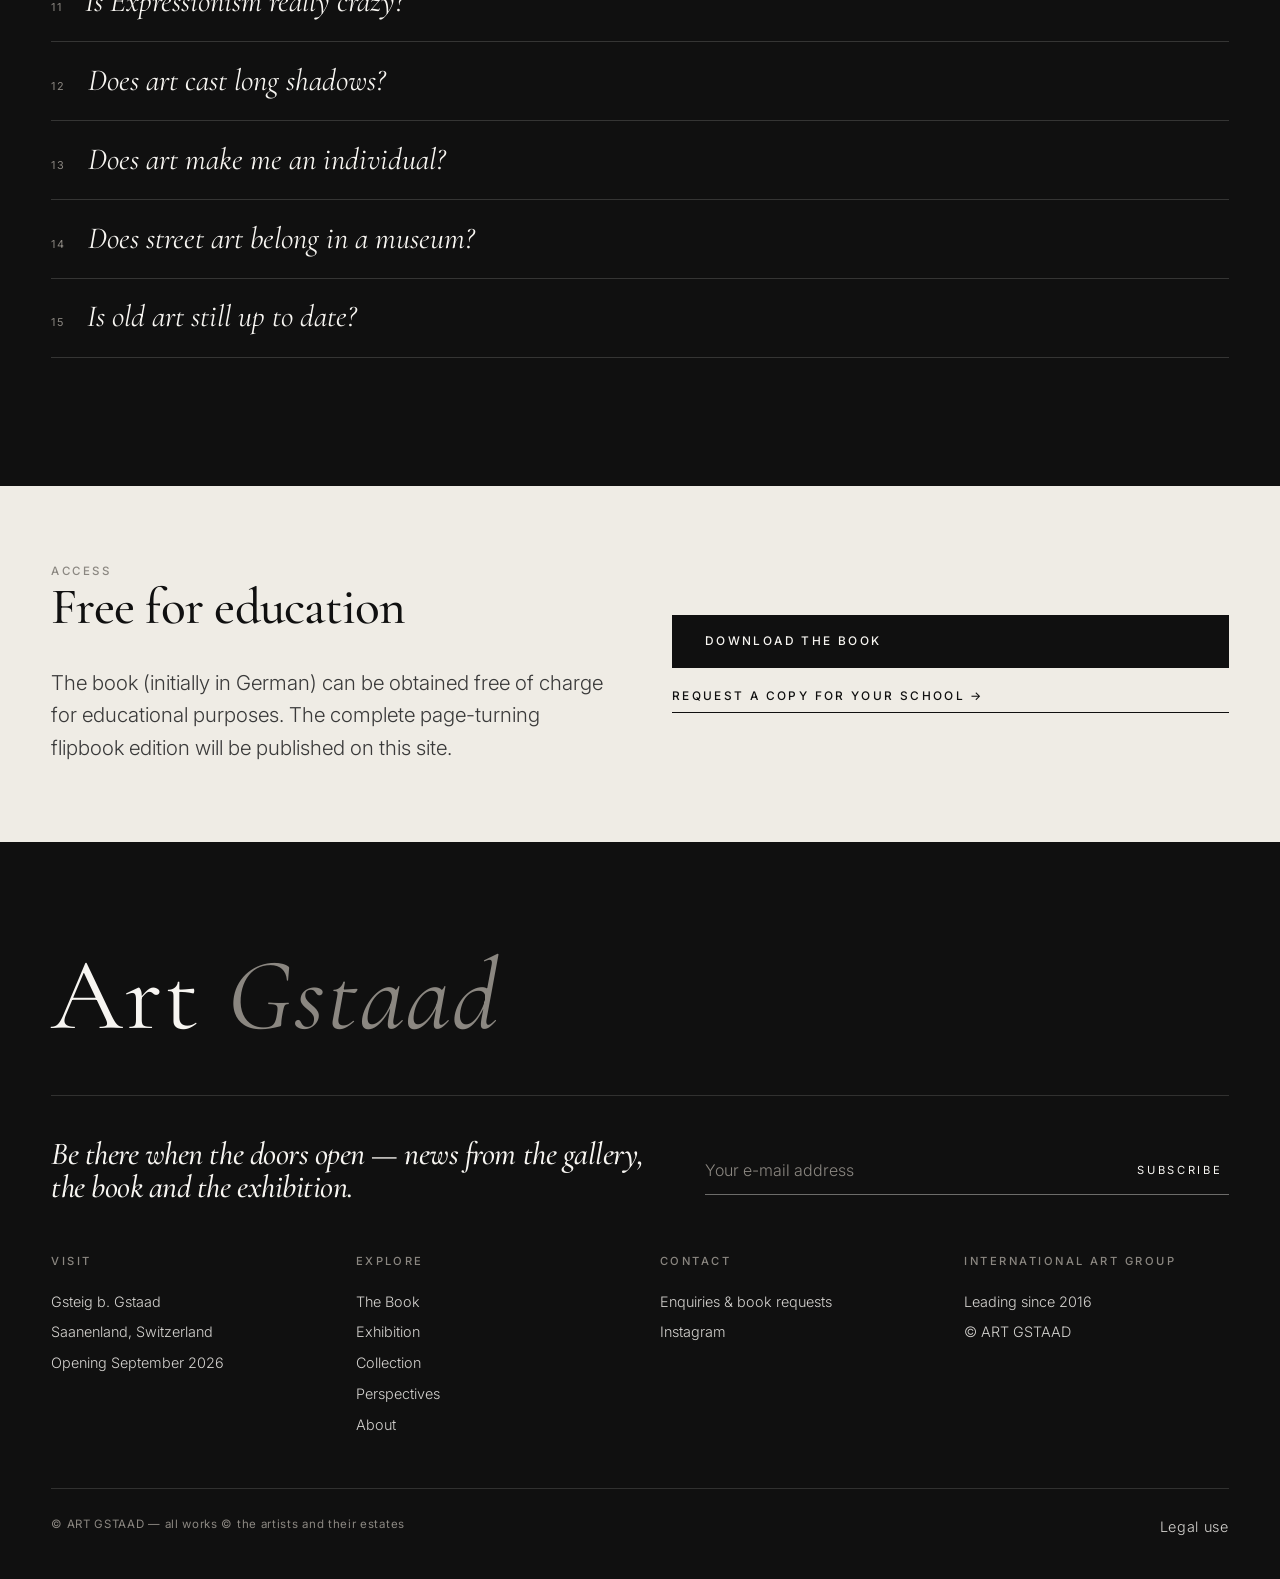
<file: book.html>
<!DOCTYPE html>
<html lang="en">
<head>
<meta charset="UTF-8">
<meta name="viewport" content="width=device-width, initial-scale=1.0">
<title>The Book — ART GSTAAD</title>
<meta name="description" content="The ART GSTAAD book — Aspekte der Sammlung, by Erich Bernhard Sahli. Leaf through the flipbook: questions, and the artworks that answer them.">
<meta property="og:title" content="The Book — ART GSTAAD">
<meta property="og:image" content="assets/img/8709d9a3-ab9a-4350-9616-dc9f09aa6232.jpg">
<link rel="icon" type="image/png" href="assets/img/favicon.png">
<link rel="preconnect" href="https://fonts.googleapis.com">
<link rel="preconnect" href="https://fonts.gstatic.com" crossorigin>
<link href="https://fonts.googleapis.com/css2?family=Cormorant+Garamond:ital,wght@0,400;0,500;0,600;1,400;1,500&family=Inter:wght@300;400;500;600&display=swap" rel="stylesheet">
<link rel="stylesheet" href="assets/css/style.css">
</head>
<body>

<header class="site-header dark-text solid">
  <div class="wrap nav">
    <a class="brand" href="index.html">Art<span>&nbsp;Gstaad</span></a>
    <nav class="nav-links">
      <a href="book.html">The Book</a>
      <a href="exhibition.html">Exhibition</a>
      <a href="collection.html">Collection</a>
      <a href="perspectives.html">Perspectives</a>
      <a href="about.html">About</a>
      <a href="visit.html">Visit</a>
    </nav>
    <button class="nav-toggle" aria-label="Menu"><span></span><span></span><span></span></button>
  </div>
</header>
<nav class="mobile-menu">
  <a href="index.html">Home</a>
  <a href="book.html">The Book</a>
  <a href="exhibition.html">Exhibition</a>
  <a href="collection.html">Collection</a>
  <a href="perspectives.html">Perspectives</a>
  <a href="about.html">About</a>
  <a href="visit.html">Visit</a>
</nav>

<!-- INTRO -->
<section class="section" style="padding-top: clamp(8rem, 14vw, 11rem); padding-bottom: 2rem;">
  <div class="wrap center">
    <p class="eyebrow reveal">Art Gstaad · Aspekte der Sammlung · by Erich Bernhard Sahli</p>
    <h1 class="display-xl reveal">The <em class="italic">Book</em></h1>
    <p class="lede reveal mt-2" style="margin-left:auto; margin-right:auto;">
      A museum you can hold in your hands. Leaf through it — each question flips
      into a work that answers.
    </p>
  </div>
</section>

<!-- FLIPBOOK -->
<section class="section--tight">
  <div class="wrap">
    <div class="flipbook-stage reveal">
      <div class="flipbook">
        <div class="flipbook-shadow"></div>
        <div class="fb-spine"></div>

        <!-- Page 0: cover / intro -->
        <div class="fb-page">
          <div class="fb-face"><img src="assets/img/8709d9a3-ab9a-4350-9616-dc9f09aa6232.jpg" alt="Book cover — Art Gstaad, Aspekte der Sammlung" style="object-fit:contain; background:#111;"></div>
          <div class="fb-face fb-face--back">
            <div class="q-num">Art Gstaad © · Aspekte der Sammlung</div>
            <div class="q">A collection is a conversation. Fifteen questions, and the works that try to answer them.</div>
          </div>
        </div>

        <!-- Page 1: Q → Richter -->
        <div class="fb-page">
          <div class="fb-face"><div class="q-num">Question 08</div><div class="q">Is gray a color?</div></div>
          <div class="fb-face fb-face--back"><img src="assets/img/richter.jpg" alt="Gerhard Richter — alpine motif"><div class="a-label">Gerhard Richter answers</div></div>
        </div>

        <!-- Page 2: Q → Oppenheim -->
        <div class="fb-page">
          <div class="fb-face"><div class="q-num">Question 10</div><div class="q">Is surrealism reality?</div></div>
          <div class="fb-face fb-face--back"><img src="assets/img/oppenheim.jpg" alt="Meret Oppenheim — work from the collection"><div class="a-label">Meret Oppenheim answers</div></div>
        </div>

        <!-- Page 3: Q → Warhol -->
        <div class="fb-page">
          <div class="fb-face"><div class="q-num">Question 13</div><div class="q">Does art make me an individual?</div></div>
          <div class="fb-face fb-face--back"><img src="assets/img/warholmarylin.jpg" alt="Andy Warhol — Marilyn"><div class="a-label">Andy Warhol answers</div></div>
        </div>

        <!-- Page 4: Q → Jasper Johns -->
        <div class="fb-page">
          <div class="fb-face"><div class="q-num">Question 09</div><div class="q">Is good art simple? Or how concrete must art be?</div></div>
          <div class="fb-face fb-face--back"><img src="assets/img/c866e3f4-5dc9-40db-95ed-812d1838ee67.jpg" alt="Jasper Johns — White Flag"><div class="a-label">Jasper Johns answers</div></div>
        </div>

        <!-- Page 5: Q → Allen Jones -->
        <div class="fb-page">
          <div class="fb-face"><div class="q-num">Question 05</div><div class="q">Does art play with sexism?</div></div>
          <div class="fb-face fb-face--back"><img src="assets/img/allenjones04.jpg" alt="Allen Jones — work from the collection"><div class="a-label">Allen Jones answers</div></div>
        </div>

        <!-- Page 6: Q → Franz Marc -->
        <div class="fb-page">
          <div class="fb-face"><div class="q-num">Question 11</div><div class="q">Is Expressionism really crazy?</div></div>
          <div class="fb-face fb-face--back"><img src="assets/img/marc.jpg" alt="Franz Marc — work from the collection"><div class="a-label">Franz Marc answers</div></div>
        </div>

        <!-- Page 7: Q → Paik -->
        <div class="fb-page">
          <div class="fb-face"><div class="q-num">Question 03</div><div class="q">How crazy should art be?</div></div>
          <div class="fb-face fb-face--back"><img src="assets/img/paikjune.jpg" alt="Nam June Paik — work from the collection"><div class="a-label">Nam June Paik answers</div></div>
        </div>

        <!-- Page 8: Q → Pol Bury -->
        <div class="fb-page">
          <div class="fb-face"><div class="q-num">Question 02</div><div class="q">Does art move us? Or does it move itself?</div></div>
          <div class="fb-face fb-face--back"><img src="assets/img/pol_bury_guggenheim_museum_320x240.jpg" alt="Pol Bury — kinetic work"><div class="a-label">Pol Bury answers</div></div>
        </div>

        <!-- Page 9: Q → Icon -->
        <div class="fb-page">
          <div class="fb-face"><div class="q-num">Question 15</div><div class="q">Is old art still up to date?</div></div>
          <div class="fb-face fb-face--back"><img src="assets/img/ikone_1.jpg" alt="Icon — work from the collection"><div class="a-label">An icon answers</div></div>
        </div>

        <!-- Page 10: closing -->
        <div class="fb-page">
          <div class="fb-face"><img src="assets/img/3d049641-c8a3-4914-9afa-86c29e1c652f.jpg" alt="Spread — Spotify, can you hear us?" style="object-fit:contain; background:#f2efe8;"></div>
          <div class="fb-face fb-face--back">
            <div class="q-num">September 2026 · Gsteig b. Gstaad</div>
            <div class="q">Can art answer? — come and see for yourself.</div>
          </div>
        </div>

      </div>
    </div>
    <div class="fb-controls">
      <button class="btn fb-prev" aria-label="Previous spread">←</button>
      <span class="fb-count"></span>
      <button class="btn fb-next" aria-label="Next spread">→</button>
    </div>
    <p class="caption center mt-1">Click a page or use arrow keys. The full flipbook edition of the book will be published here.</p>
  </div>
</section>

<!-- STORY -->
<section class="section">
  <div class="wrap grid-2" style="align-items:start;">
    <div>
      <p class="eyebrow reveal">The story</p>
      <h2 class="display-md reveal">Not a catalogue —<br>a conversation</h2>
    </div>
    <div class="prose">
      <p class="drop reveal">
        Every collection has a story, and this one is told before the gallery
        doors even open. <em>Art Gstaad — Aspekte der Sammlung</em>, conceived,
        written and designed by Erich Bernhard Sahli, is the heart of ART GSTAAD:
        an art book that walks through the collection the way a visitor walks
        through a gallery — slowly, spread by spread, question by question.
      </p>
      <p class="reveal">
        Works by some of the most important artists of the twentieth and
        twenty-first centuries are placed side by side with questions that are
        direct, playful and sometimes provocative — the same questions that
        shape the opening exhibition,
        <a href="exhibition.html" style="border-bottom:1px solid currentColor;"><em>Can art answer?</em></a>
      </p>
      <p class="reveal">
        The book is designed to be viewed as double-page spreads, the way it was
        composed, and can be obtained <strong>free of charge for educational
        purposes</strong> — an art lesson book for schools, students and anyone
        who wants to learn to look.
      </p>
    </div>
  </div>
</section>

<!-- CHAPTERS / QUESTIONS -->
<section class="section book-feature">
  <div class="wrap">
    <p class="eyebrow reveal">Questions &amp; themes — click one to open its spread</p>
    <h2 class="display-lg reveal mb-3">The questions the book&nbsp;asks</h2>
    <ul class="chapter-list">
      <li class="reveal"><span class="num">01</span>Does wrapping show us something new?</li>
      <li class="reveal" data-goto-spread="9" style="cursor:pointer;"><span class="num">02</span>Does art move us? Or does it move itself?</li>
      <li class="reveal" data-goto-spread="8" style="cursor:pointer;"><span class="num">03</span>How crazy should art be?</li>
      <li class="reveal"><span class="num">04</span>Is design art? Is art design?</li>
      <li class="reveal" data-goto-spread="6" style="cursor:pointer;"><span class="num">05</span>Does art play with sexism?</li>
      <li class="reveal"><span class="num">06</span>Is Thomas Mann an art influencer?</li>
      <li class="reveal"><span class="num">07</span>Are war and political conflicts appropriate themes in art?</li>
      <li class="reveal" data-goto-spread="2" style="cursor:pointer;"><span class="num">08</span>Is gray a color?</li>
      <li class="reveal" data-goto-spread="5" style="cursor:pointer;"><span class="num">09</span>Is good art simple? Or how concrete must art be?</li>
      <li class="reveal" data-goto-spread="3" style="cursor:pointer;"><span class="num">10</span>Is surrealism reality?</li>
      <li class="reveal" data-goto-spread="7" style="cursor:pointer;"><span class="num">11</span>Is Expressionism really crazy?</li>
      <li class="reveal"><span class="num">12</span>Does art cast long shadows?</li>
      <li class="reveal" data-goto-spread="4" style="cursor:pointer;"><span class="num">13</span>Does art make me an individual?</li>
      <li class="reveal"><span class="num">14</span>Does street art belong in a museum?</li>
      <li class="reveal" data-goto-spread="10" style="cursor:pointer;"><span class="num">15</span>Is old art still up to date?</li>
    </ul>
  </div>
</section>

<!-- ACCESS -->
<section class="section section--tight" style="background: var(--paper-warm);">
  <div class="wrap grid-2">
    <div>
      <p class="eyebrow reveal">Access</p>
      <h2 class="display-md reveal">Free for education</h2>
      <p class="lede reveal mt-2">
        The book (initially in German) can be obtained free of charge for
        educational purposes. The complete page-turning flipbook edition will be
        published on this site.
      </p>
    </div>
    <div style="display:flex; flex-direction:column; gap:1.2rem; justify-content:center;">
      <a class="btn btn--solid reveal" href="https://www.artgstaad.com/book" target="_blank" rel="noopener">Download the Book</a>
      <a class="arrow-link reveal" href="visit.html">Request a copy for your school →</a>
    </div>
  </div>
</section>

<!-- FOOTER -->
<footer class="site-footer">
  <div class="wrap">
    <div class="footer-word">Art <em>Gstaad</em></div>
    <div class="newsletter">
      <h3>Be there when the doors open — news from the gallery, the book and the exhibition.</h3>
      <form action="mailto:info@artgstaad.com" method="post" enctype="text/plain">
        <input type="email" name="email" placeholder="Your e-mail address" required>
        <button type="submit">Subscribe</button>
      </form>
    </div>
    <div class="footer-grid">
      <div>
        <h4>Visit</h4>
        <ul><li>Gsteig b. Gstaad</li><li>Saanenland, Switzerland</li><li>Opening September 2026</li></ul>
      </div>
      <div>
        <h4>Explore</h4>
        <ul>
          <li><a href="book.html">The Book</a></li>
          <li><a href="exhibition.html">Exhibition</a></li>
          <li><a href="collection.html">Collection</a></li>
          <li><a href="perspectives.html">Perspectives</a></li>
          <li><a href="about.html">About</a></li>
        </ul>
      </div>
      <div>
        <h4>Contact</h4>
        <ul>
          <li><a href="visit.html">Enquiries &amp; book requests</a></li>
          <li><a href="https://www.instagram.com/artgstaad/" target="_blank" rel="noopener">Instagram</a></li>
        </ul>
      </div>
      <div>
        <h4>International Art Group</h4>
        <ul><li>Leading since 2016</li><li>© ART GSTAAD</li></ul>
      </div>
    </div>
    <div class="footer-bottom">
      <span>© ART GSTAAD — all works © the artists and their estates</span>
      <a href="legal.html">Legal use</a>
    </div>
  </div>
</footer>

<script src="assets/js/main.js"></script>
</body>
</html>
</file>
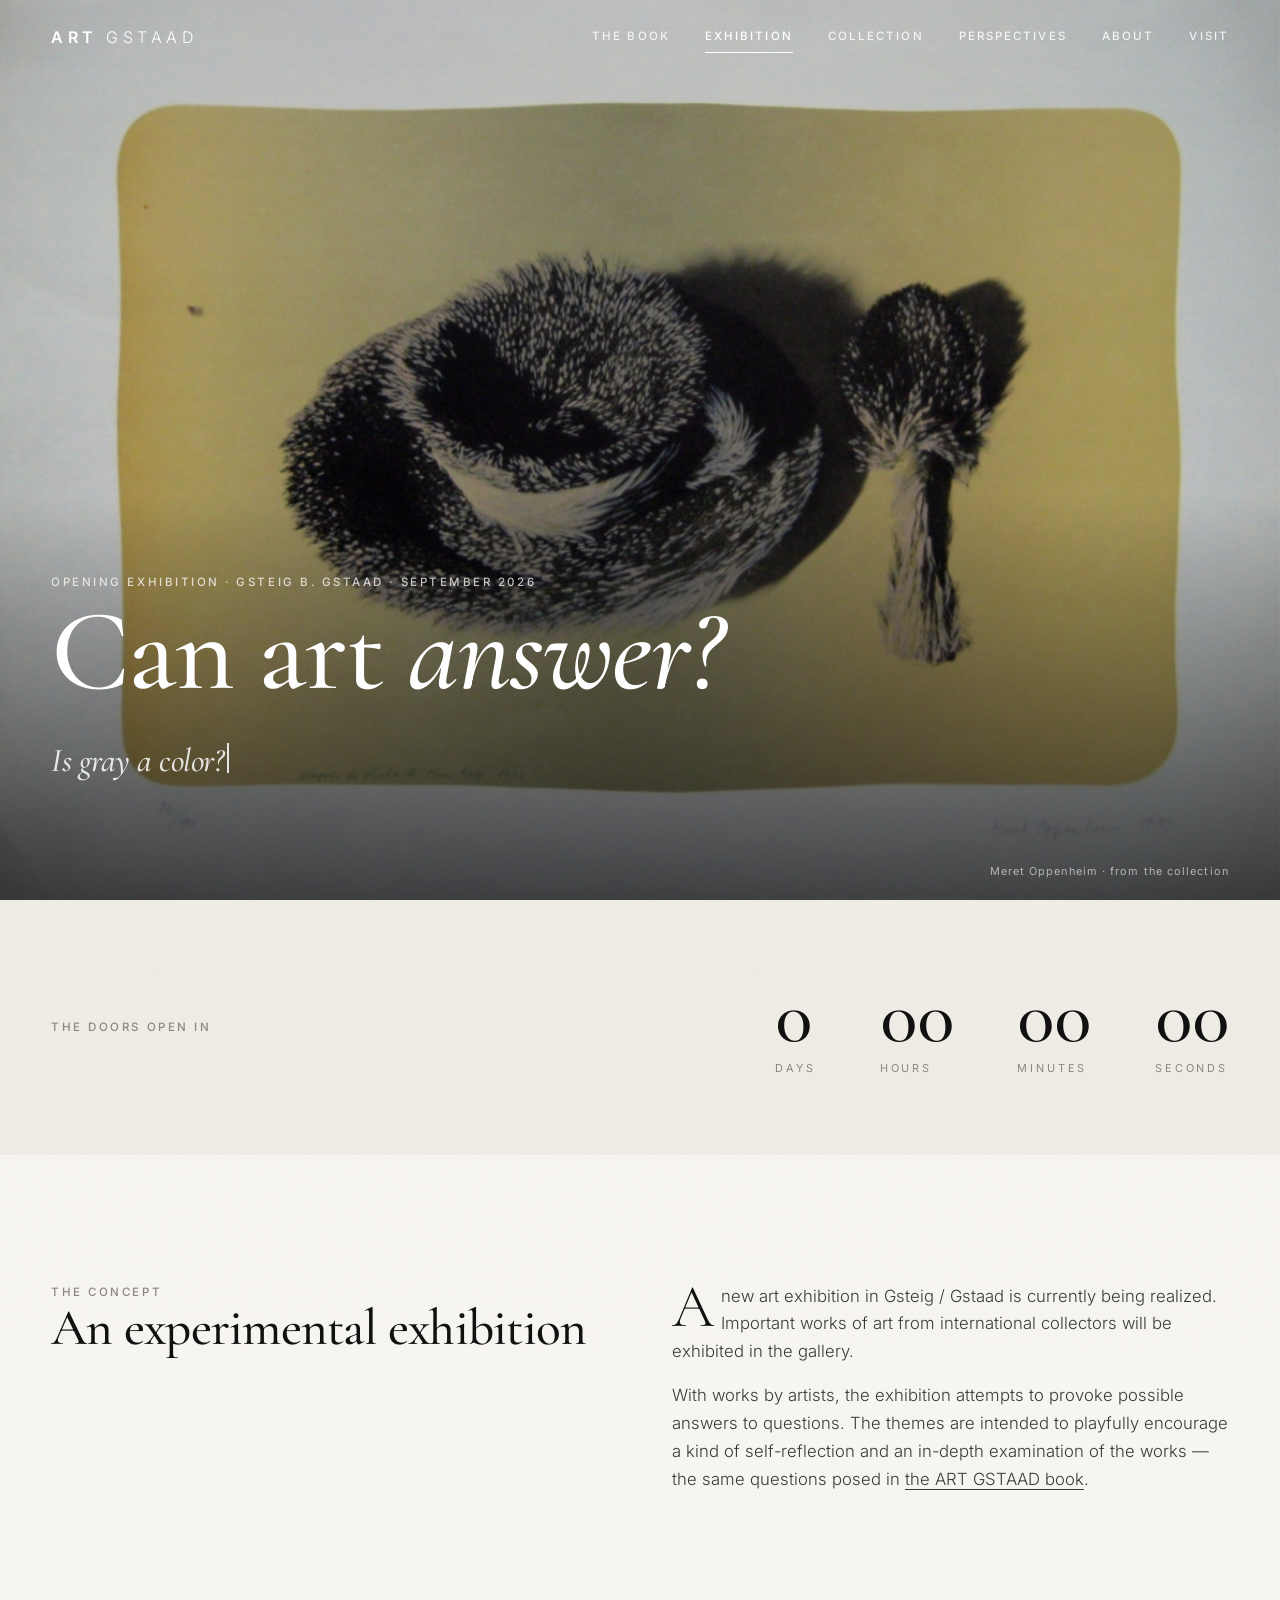
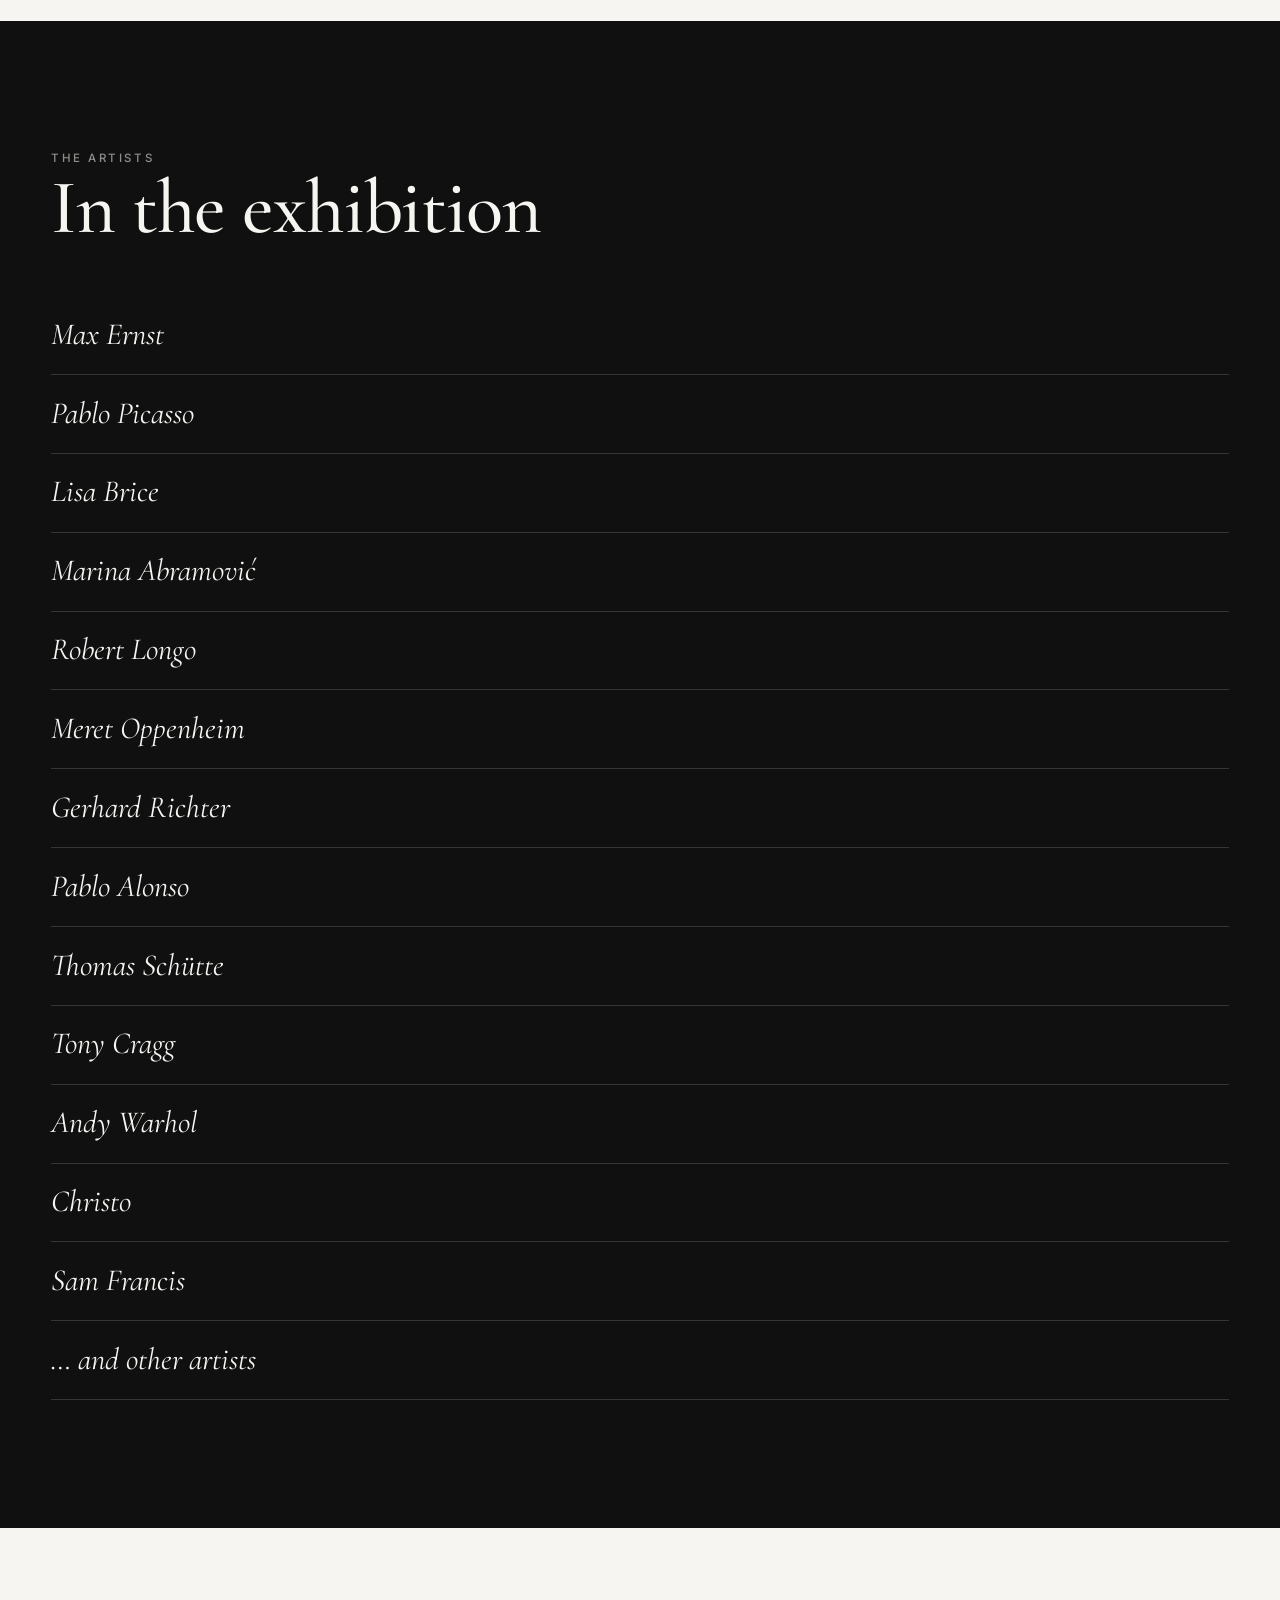
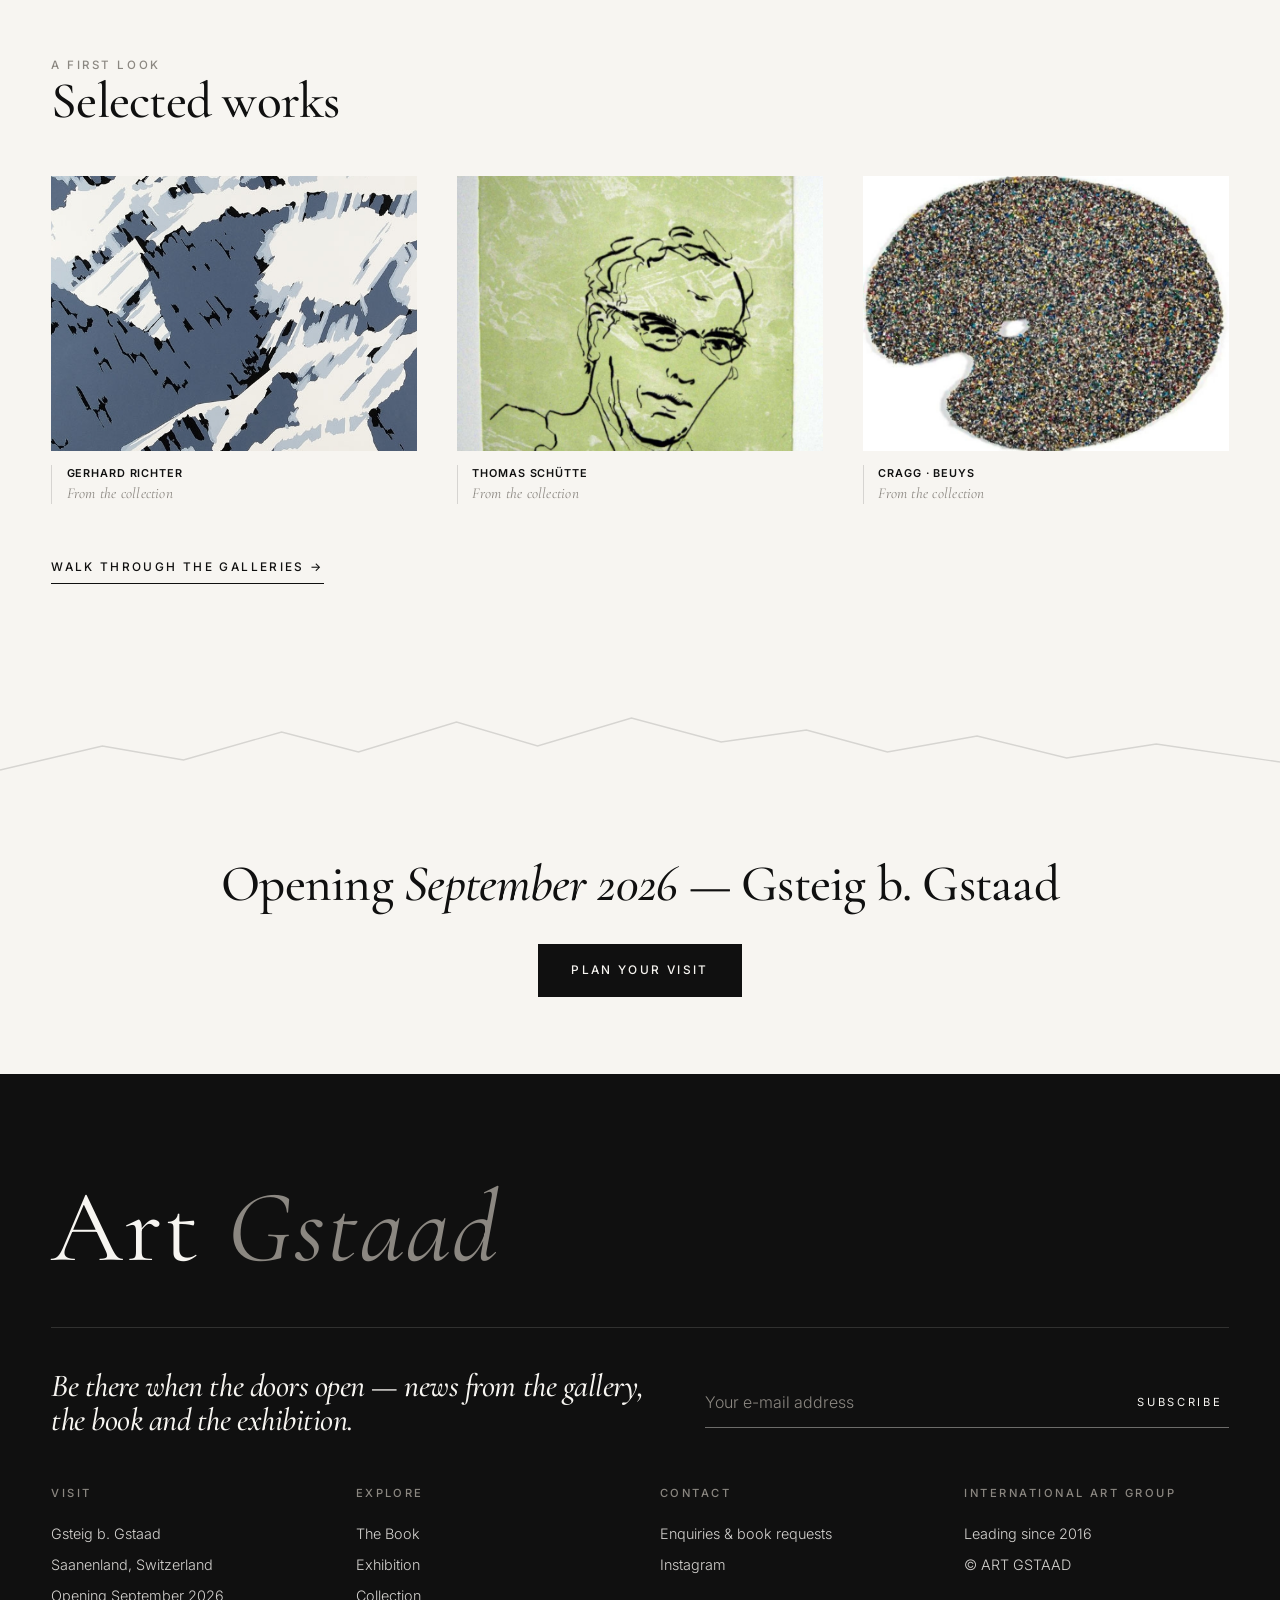
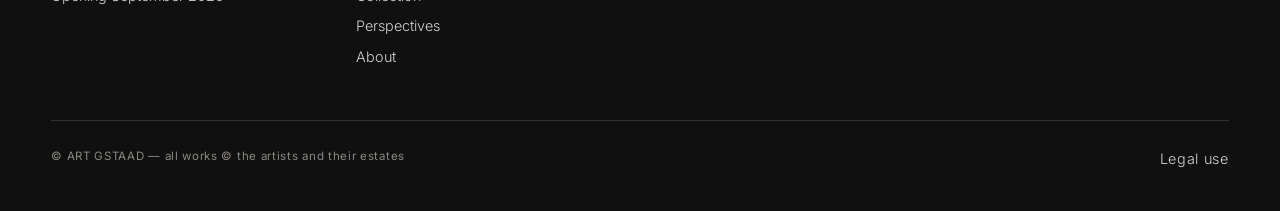
<file: exhibition.html>
<!DOCTYPE html>
<html lang="en">
<head>
<meta charset="UTF-8">
<meta name="viewport" content="width=device-width, initial-scale=1.0">
<title>Can art answer? — Exhibition — ART GSTAAD</title>
<meta name="description" content="Can art answer? An experimental exhibition at ART GSTAAD, Gsteig b. Gstaad — opening September 2026. Works by Max Ernst, Picasso, Lisa Brice, Marina Abramović, Gerhard Richter and others.">
<meta property="og:title" content="Can art answer? — ART GSTAAD">
<meta property="og:image" content="assets/img/oppenheim.jpg">
<link rel="icon" type="image/png" href="assets/img/favicon.png">
<link rel="preconnect" href="https://fonts.googleapis.com">
<link rel="preconnect" href="https://fonts.gstatic.com" crossorigin>
<link href="https://fonts.googleapis.com/css2?family=Cormorant+Garamond:ital,wght@0,400;0,500;0,600;1,400;1,500&family=Inter:wght@300;400;500;600&display=swap" rel="stylesheet">
<link rel="stylesheet" href="assets/css/style.css">
</head>
<body>

<header class="site-header">
  <div class="wrap nav">
    <a class="brand" href="index.html">Art<span>&nbsp;Gstaad</span></a>
    <nav class="nav-links">
      <a href="book.html">The Book</a>
      <a href="exhibition.html">Exhibition</a>
      <a href="collection.html">Collection</a>
      <a href="perspectives.html">Perspectives</a>
      <a href="about.html">About</a>
      <a href="visit.html">Visit</a>
    </nav>
    <button class="nav-toggle" aria-label="Menu"><span></span><span></span><span></span></button>
  </div>
</header>
<nav class="mobile-menu">
  <a href="index.html">Home</a>
  <a href="book.html">The Book</a>
  <a href="exhibition.html">Exhibition</a>
  <a href="collection.html">Collection</a>
  <a href="perspectives.html">Perspectives</a>
  <a href="about.html">About</a>
  <a href="visit.html">Visit</a>
</nav>

<!-- HERO with typewriter -->
<section class="hero">
  <div class="hero-media"><img src="assets/img/oppenheim.jpg" alt="Work from the exhibition"></div>
  <div class="hero-content wrap">
    <p class="eyebrow reveal">Opening exhibition · Gsteig b. Gstaad · September 2026</p>
    <h1 class="display-xl reveal">Can art <em class="italic">answer?</em></h1>
    <div class="typewriter display-sm display italic mt-2" style="color:rgba(255,255,255,0.85);"
         data-phrases='["Is gray a color?","Is surrealism reality?","Does street art belong in a museum?","How crazy should art be?","Does art make me an individual?","Is old art still up to date?"]'>
      <span class="tw-text"></span><span class="cursor"></span>
    </div>
  </div>
  <p class="hero-caption">Meret Oppenheim · from the collection</p>
</section>

<!-- COUNTDOWN -->
<section class="section section--tight" style="background: var(--paper-warm);">
  <div class="wrap" style="display:flex; flex-wrap:wrap; gap:2rem 4rem; align-items:center; justify-content:space-between;">
    <p class="eyebrow reveal">The doors open in</p>
    <div class="countdown reveal">
      <div class="cd-cell"><div class="display-lg display" data-cd="d">—</div><p>Days</p></div>
      <div class="cd-cell"><div class="display-lg display" data-cd="h">—</div><p>Hours</p></div>
      <div class="cd-cell"><div class="display-lg display" data-cd="m">—</div><p>Minutes</p></div>
      <div class="cd-cell"><div class="display-lg display" data-cd="s">—</div><p>Seconds</p></div>
    </div>
  </div>
</section>

<!-- CONCEPT -->
<section class="section">
  <div class="wrap grid-2" style="align-items:start;">
    <div>
      <p class="eyebrow reveal">The concept</p>
      <h2 class="display-md reveal">An experimental exhibition</h2>
    </div>
    <div class="prose">
      <p class="drop reveal">
        A new art exhibition in Gsteig / Gstaad is currently being realized.
        Important works of art from international collectors will be exhibited
        in the gallery.
      </p>
      <p class="reveal">
        With works by artists, the exhibition attempts to provoke possible
        answers to questions. The themes are intended to playfully encourage a
        kind of self-reflection and an in-depth examination of the works — the
        same questions posed in <a href="book.html" style="border-bottom:1px solid currentColor;">the ART GSTAAD book</a>.
      </p>
    </div>
  </div>
</section>

<!-- ARTISTS -->
<section class="section book-feature">
  <div class="wrap">
    <p class="eyebrow reveal">The artists</p>
    <h2 class="display-lg reveal mb-3">In the exhibition</h2>
    <ul class="chapter-list">
      <li class="reveal">Max Ernst</li>
      <li class="reveal">Pablo Picasso</li>
      <li class="reveal">Lisa Brice</li>
      <li class="reveal">Marina Abramović</li>
      <li class="reveal">Robert Longo</li>
      <li class="reveal">Meret Oppenheim</li>
      <li class="reveal">Gerhard Richter</li>
      <li class="reveal">Pablo Alonso</li>
      <li class="reveal">Thomas Schütte</li>
      <li class="reveal">Tony Cragg</li>
      <li class="reveal">Andy Warhol</li>
      <li class="reveal">Christo</li>
      <li class="reveal">Sam Francis</li>
      <li class="reveal"><em>… and other artists</em></li>
    </ul>
  </div>
</section>

<!-- SELECTED WORKS -->
<section class="section">
  <div class="wrap">
    <p class="eyebrow reveal">A first look</p>
    <h2 class="display-md reveal mb-3">Selected works</h2>
    <div class="cards">
      <div class="card reveal">
        <div class="frame"><img src="assets/img/richter.jpg" alt="Gerhard Richter — alpine motif"></div>
        <div class="wall-label"><div class="artist">Gerhard Richter</div><div class="work-info">From the collection</div></div>
      </div>
      <div class="card reveal">
        <div class="frame"><img src="assets/img/schttethomas.jpg" alt="Thomas Schütte — work from the collection"></div>
        <div class="wall-label"><div class="artist">Thomas Schütte</div><div class="work-info">From the collection</div></div>
      </div>
      <div class="card reveal">
        <div class="frame"><img src="assets/img/craggbeuys_1.jpg" alt="Tony Cragg / Joseph Beuys — works from the collection"></div>
        <div class="wall-label"><div class="artist">Cragg · Beuys</div><div class="work-info">From the collection</div></div>
      </div>
    </div>
    <div class="mt-3 reveal"><a class="arrow-link" href="collection.html">Walk through the galleries →</a></div>
  </div>
</section>

<svg class="ridge-divider" viewBox="0 0 1200 70" preserveAspectRatio="none" xmlns="http://www.w3.org/2000/svg" aria-hidden="true">
  <path d="M0,58 L96,34 L172,48 L264,20 L336,40 L428,10 L504,34 L592,6 L676,30 L756,18 L832,40 L916,24 L1000,46 L1084,32 L1200,50"/>
</svg>

<!-- VISIT BANNER -->
<section class="section section--tight">
  <div class="wrap center">
    <h2 class="display-md reveal">Opening <em class="italic">September 2026</em> — Gsteig b. Gstaad</h2>
    <div class="mt-2 reveal"><a class="btn btn--solid" href="visit.html">Plan your visit</a></div>
  </div>
</section>

<!-- FOOTER -->
<footer class="site-footer">
  <div class="wrap">
    <div class="footer-word">Art <em>Gstaad</em></div>
    <div class="newsletter">
      <h3>Be there when the doors open — news from the gallery, the book and the exhibition.</h3>
      <form action="mailto:info@artgstaad.com" method="post" enctype="text/plain">
        <input type="email" name="email" placeholder="Your e-mail address" required>
        <button type="submit">Subscribe</button>
      </form>
    </div>
    <div class="footer-grid">
      <div>
        <h4>Visit</h4>
        <ul><li>Gsteig b. Gstaad</li><li>Saanenland, Switzerland</li><li>Opening September 2026</li></ul>
      </div>
      <div>
        <h4>Explore</h4>
        <ul>
          <li><a href="book.html">The Book</a></li>
          <li><a href="exhibition.html">Exhibition</a></li>
          <li><a href="collection.html">Collection</a></li>
          <li><a href="perspectives.html">Perspectives</a></li>
          <li><a href="about.html">About</a></li>
        </ul>
      </div>
      <div>
        <h4>Contact</h4>
        <ul>
          <li><a href="visit.html">Enquiries &amp; book requests</a></li>
          <li><a href="https://www.instagram.com/artgstaad/" target="_blank" rel="noopener">Instagram</a></li>
        </ul>
      </div>
      <div>
        <h4>International Art Group</h4>
        <ul><li>Leading since 2016</li><li>© ART GSTAAD</li></ul>
      </div>
    </div>
    <div class="footer-bottom">
      <span>© ART GSTAAD — all works © the artists and their estates</span>
      <a href="legal.html">Legal use</a>
    </div>
  </div>
</footer>

<script src="assets/js/main.js"></script>
</body>
</html>
</file>
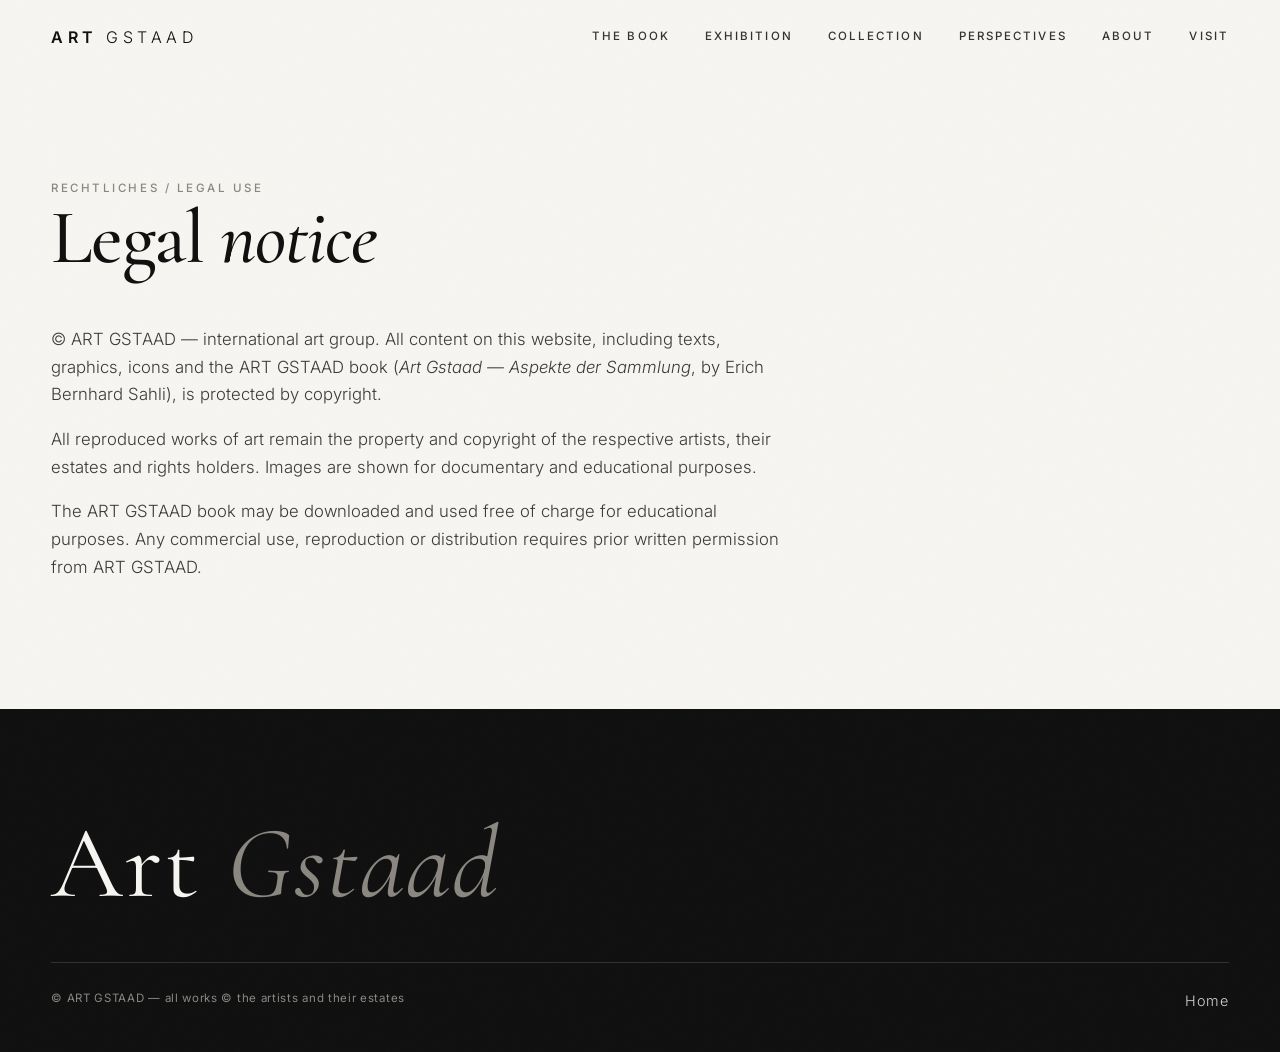
<file: legal.html>
<!DOCTYPE html>
<html lang="en">
<head>
<meta charset="UTF-8">
<meta name="viewport" content="width=device-width, initial-scale=1.0">
<title>Legal Use — ART GSTAAD</title>
<meta name="description" content="Legal notice and terms of use — ART GSTAAD.">
<link rel="icon" type="image/png" href="assets/img/favicon.png">
<link rel="preconnect" href="https://fonts.googleapis.com">
<link rel="preconnect" href="https://fonts.gstatic.com" crossorigin>
<link href="https://fonts.googleapis.com/css2?family=Cormorant+Garamond:ital,wght@0,400;0,500;0,600;1,400;1,500&family=Inter:wght@300;400;500;600&display=swap" rel="stylesheet">
<link rel="stylesheet" href="assets/css/style.css">
</head>
<body>

<header class="site-header dark-text solid">
  <div class="wrap nav">
    <a class="brand" href="index.html">Art<span>&nbsp;Gstaad</span></a>
    <nav class="nav-links">
      <a href="book.html">The Book</a>
      <a href="exhibition.html">Exhibition</a>
      <a href="collection.html">Collection</a>
      <a href="perspectives.html">Perspectives</a>
      <a href="about.html">About</a>
      <a href="visit.html">Visit</a>
    </nav>
    <button class="nav-toggle" aria-label="Menu"><span></span><span></span><span></span></button>
  </div>
</header>
<nav class="mobile-menu">
  <a href="index.html">Home</a>
  <a href="book.html">The Book</a>
  <a href="exhibition.html">Exhibition</a>
  <a href="collection.html">Collection</a>
  <a href="perspectives.html">Perspectives</a>
  <a href="about.html">About</a>
  <a href="visit.html">Visit</a>
</nav>

<section class="section" style="padding-top: clamp(8rem, 14vw, 12rem);">
  <div class="wrap">
    <p class="eyebrow reveal">Rechtliches / Legal use</p>
    <h1 class="display-lg reveal">Legal <em class="italic">notice</em></h1>
    <div class="prose mt-3">
      <p class="reveal">
        © ART GSTAAD — international art group. All content on this website,
        including texts, graphics, icons and the ART GSTAAD book
        (<em>Art Gstaad — Aspekte der Sammlung</em>, by Erich Bernhard Sahli),
        is protected by copyright.
      </p>
      <p class="reveal">
        All reproduced works of art remain the property and copyright of the
        respective artists, their estates and rights holders. Images are shown
        for documentary and educational purposes.
      </p>
      <p class="reveal">
        The ART GSTAAD book may be downloaded and used free of charge for
        educational purposes. Any commercial use, reproduction or distribution
        requires prior written permission from ART GSTAAD.
      </p>
    </div>
  </div>
</section>

<footer class="site-footer">
  <div class="wrap">
    <div class="footer-word">Art <em>Gstaad</em></div>
    <div class="footer-bottom">
      <span>© ART GSTAAD — all works © the artists and their estates</span>
      <a href="index.html">Home</a>
    </div>
  </div>
</footer>

<script src="assets/js/main.js"></script>
</body>
</html>
</file>
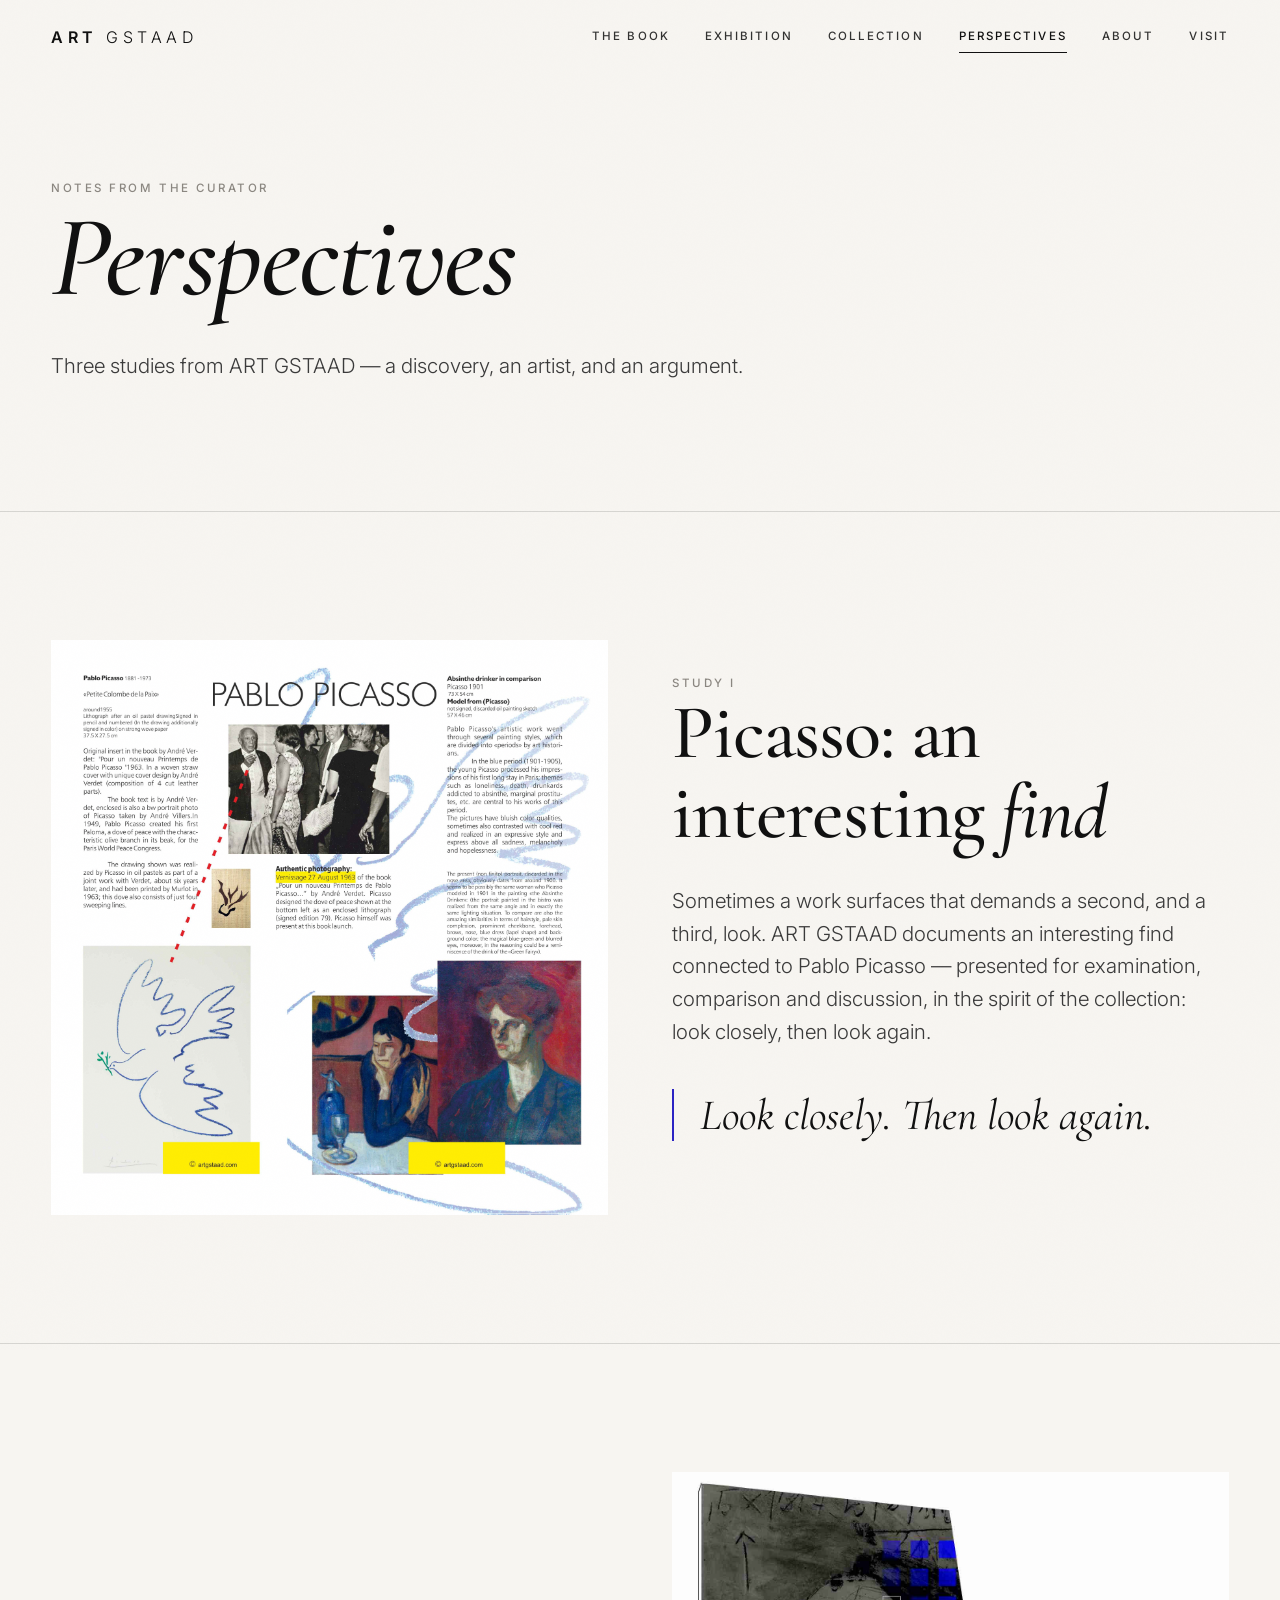
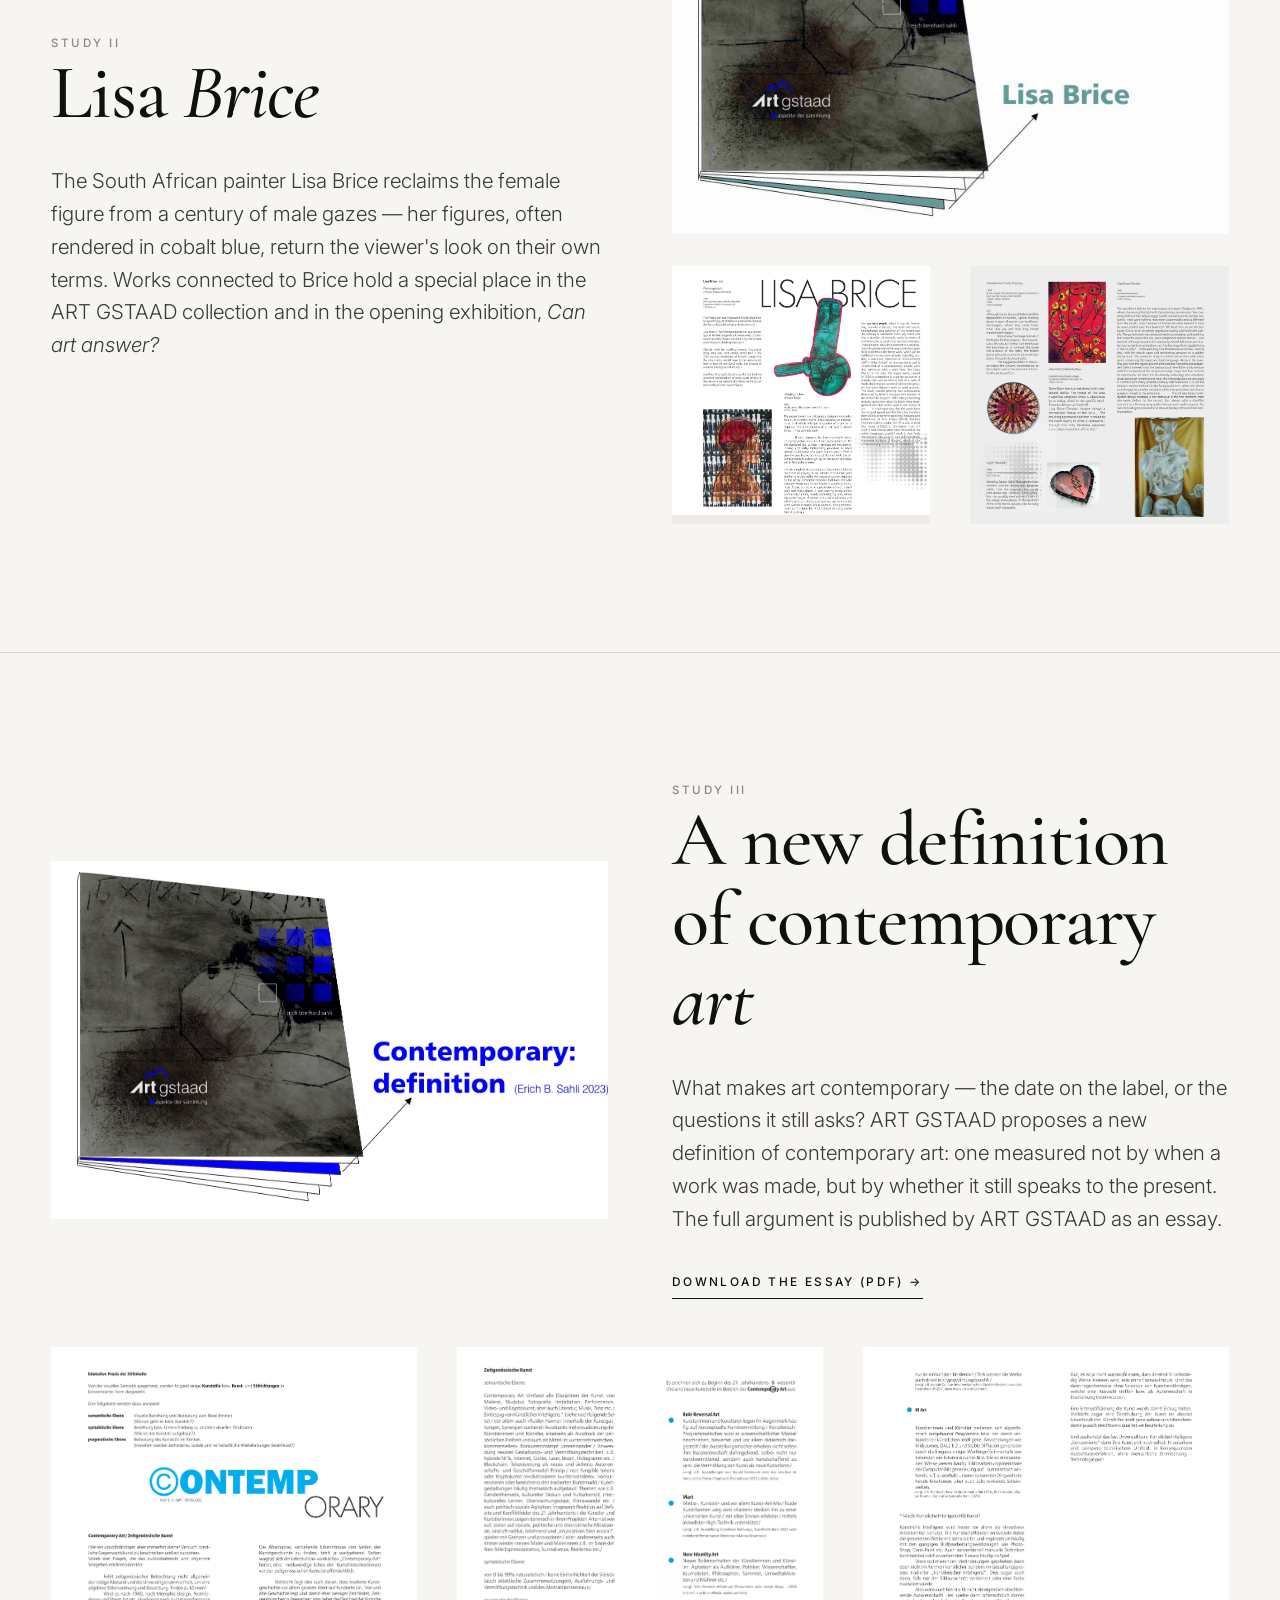
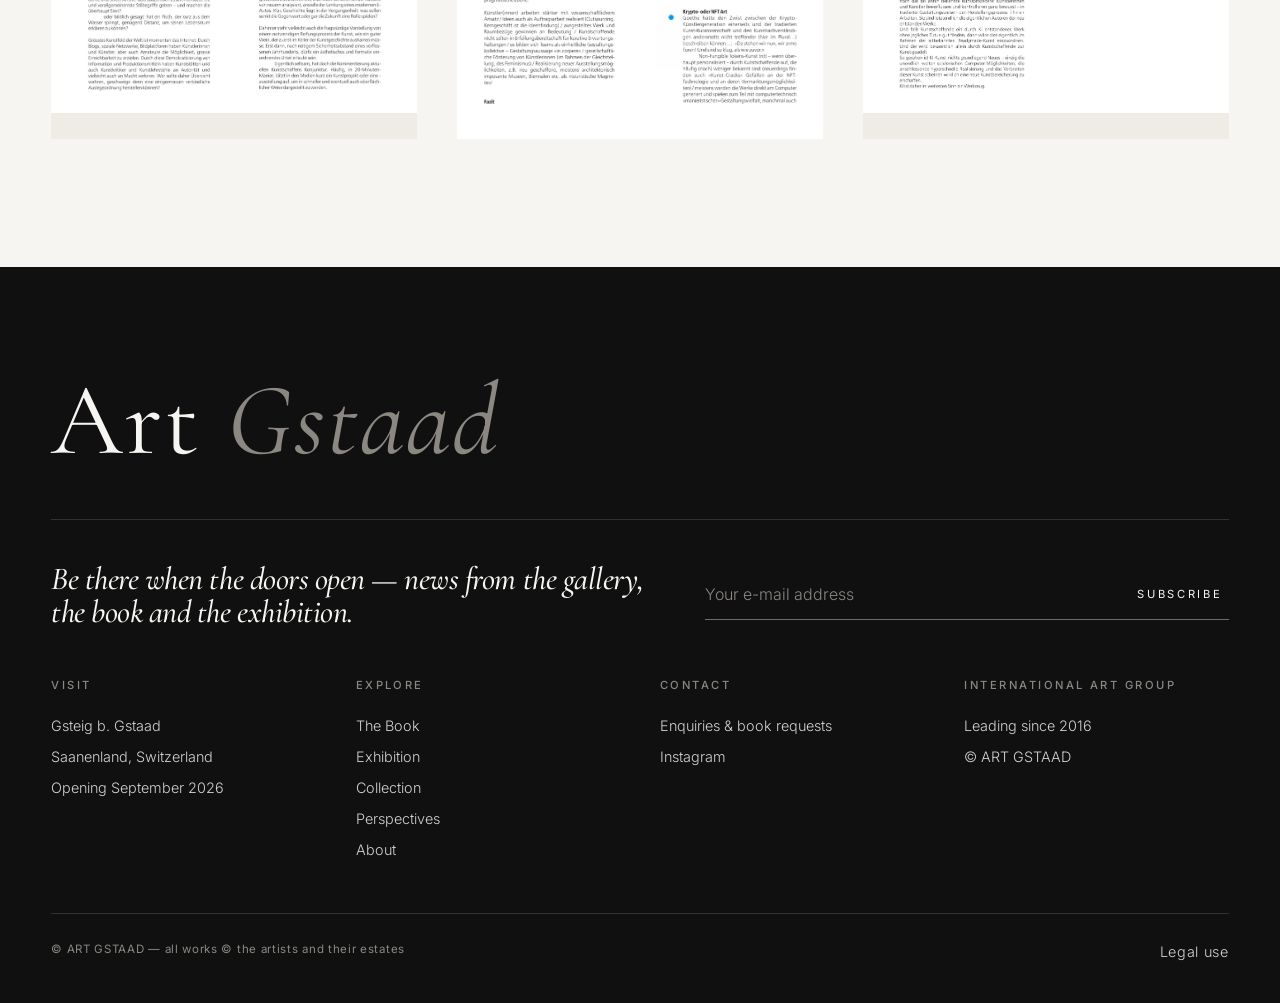
<file: perspectives.html>
<!DOCTYPE html>
<html lang="en">
<head>
<meta charset="UTF-8">
<meta name="viewport" content="width=device-width, initial-scale=1.0">
<title>Perspectives — ART GSTAAD</title>
<meta name="description" content="Perspectives from ART GSTAAD — Picasso: an interesting find, Lisa Brice, and a new definition of contemporary art.">
<link rel="preconnect" href="https://fonts.googleapis.com">
<link rel="preconnect" href="https://fonts.gstatic.com" crossorigin>
<link href="https://fonts.googleapis.com/css2?family=Cormorant+Garamond:ital,wght@0,400;0,500;0,600;1,400;1,500&family=Inter:wght@300;400;500;600&display=swap" rel="stylesheet">
<link rel="icon" type="image/png" href="assets/img/favicon.png">
<link rel="stylesheet" href="assets/css/style.css">
</head>
<body>

<div class="progress"></div>

<header class="site-header dark-text solid">
  <div class="wrap nav">
    <a class="brand" href="index.html">Art<span>&nbsp;Gstaad</span></a>
    <nav class="nav-links">
      <a href="book.html">The Book</a>
      <a href="exhibition.html">Exhibition</a>
      <a href="collection.html">Collection</a>
      <a href="perspectives.html">Perspectives</a>
      <a href="about.html">About</a>
      <a href="visit.html">Visit</a>
    </nav>
    <button class="nav-toggle" aria-label="Menu"><span></span><span></span><span></span></button>
  </div>
</header>
<nav class="mobile-menu">
  <a href="index.html">Home</a>
  <a href="book.html">The Book</a>
  <a href="exhibition.html">Exhibition</a>
  <a href="collection.html">Collection</a>
  <a href="perspectives.html">Perspectives</a>
  <a href="about.html">About</a>
  <a href="visit.html">Visit</a>
</nav>

<!-- INTRO -->
<section class="section" style="padding-top: clamp(8rem, 14vw, 12rem);">
  <div class="wrap">
    <p class="eyebrow reveal">Notes from the curator</p>
    <h1 class="display-xl reveal"><em class="italic">Perspectives</em></h1>
    <p class="lede reveal mt-2">
      Three studies from ART GSTAAD — a discovery, an artist, and an argument.
    </p>
  </div>
</section>

<hr class="hairline">

<!-- PICASSO -->
<section class="section" id="picasso">
  <div class="wrap grid-2">
    <div class="frame reveal">
      <img src="assets/img/6b0fc7b2-1aa9-42a0-8a66-8a486f8cd838.jpg" alt="Picasso — an interesting find">
    </div>
    <div>
      <p class="eyebrow reveal">Study I</p>
      <h2 class="display-lg reveal">Picasso: an interesting <em class="italic">find</em></h2>
      <p class="lede reveal mt-2">
        Sometimes a work surfaces that demands a second, and a third, look.
        ART GSTAAD documents an interesting find connected to Pablo Picasso —
        presented for examination, comparison and discussion, in the spirit of
        the collection: look closely, then look again.
      </p>
      <div class="pullquote reveal">Look closely. Then look again.</div>
    </div>
  </div>
</section>

<hr class="hairline">

<!-- LISA BRICE -->
<section class="section" id="lisa-brice">
  <div class="wrap grid-2">
    <div>
      <p class="eyebrow reveal">Study II</p>
      <h2 class="display-lg reveal">Lisa <em class="italic">Brice</em></h2>
      <p class="lede reveal mt-2">
        The South African painter Lisa Brice reclaims the female figure from a
        century of male gazes — her figures, often rendered in cobalt blue,
        return the viewer's look on their own terms. Works connected to Brice
        hold a special place in the ART GSTAAD collection and in the opening
        exhibition, <em>Can art answer?</em>
      </p>
    </div>
    <div>
      <div class="frame reveal"><img src="assets/img/b9c7f1ca-19ec-45ac-96f3-75423495a8d0.jpg" alt="Lisa Brice — work from the collection"></div>
      <div class="cards mt-2" style="grid-template-columns:1fr 1fr;">
        <div class="frame reveal"><img src="assets/img/aed80ad1-c5da-4cbd-bb30-98b753a9c885.jpg" alt="Lisa Brice — work from the collection"></div>
        <div class="frame reveal"><img src="assets/img/05f69ca1-5a8e-4f3c-b302-d25f587e29fb.jpg" alt="Lisa Brice — work from the collection"></div>
      </div>
    </div>
  </div>
</section>

<hr class="hairline">

<!-- NEW DEFINITION -->
<section class="section" id="new-definition">
  <div class="wrap">
    <div class="grid-2">
      <div class="frame reveal">
        <img src="assets/img/e5620095-179c-43ab-83aa-ffd272e766a8.jpg" alt="New definition of contemporary art">
      </div>
      <div>
        <p class="eyebrow reveal">Study III</p>
        <h2 class="display-lg reveal">A new definition of contemporary <em class="italic">art</em></h2>
        <p class="lede reveal mt-2">
          What makes art contemporary — the date on the label, or the questions
          it still asks? ART GSTAAD proposes a new definition of contemporary
          art: one measured not by when a work was made, but by whether it still
          speaks to the present. The full argument is published by ART GSTAAD as
          an essay.
        </p>
        <div class="mt-2 reveal">
          <a class="arrow-link" href="https://www.artgstaad.com/new-definition-contemporary-art" target="_blank" rel="noopener">Download the essay (PDF) →</a>
        </div>
      </div>
    </div>
    <div class="cards mt-3">
      <div class="frame reveal"><img loading="lazy" src="assets/img/93f48e0a-9217-4031-abcf-46d880896bed.jpg" alt="From the essay"></div>
      <div class="frame reveal"><img loading="lazy" src="assets/img/e0629f12-d32e-41ae-b6d2-2fb58c821bda.jpg" alt="From the essay"></div>
      <div class="frame reveal"><img loading="lazy" src="assets/img/96dbefe1-28b6-4401-8b0d-d142c228b151.jpg" alt="From the essay"></div>
    </div>
  </div>
</section>

<!-- FOOTER -->
<footer class="site-footer">
  <div class="wrap">
    <div class="footer-word">Art <em>Gstaad</em></div>
    <div class="newsletter">
      <h3>Be there when the doors open — news from the gallery, the book and the exhibition.</h3>
      <form action="mailto:info@artgstaad.com" method="post" enctype="text/plain">
        <input type="email" name="email" placeholder="Your e-mail address" required>
        <button type="submit">Subscribe</button>
      </form>
    </div>
    <div class="footer-grid">
      <div>
        <h4>Visit</h4>
        <ul><li>Gsteig b. Gstaad</li><li>Saanenland, Switzerland</li><li>Opening September 2026</li></ul>
      </div>
      <div>
        <h4>Explore</h4>
        <ul>
          <li><a href="book.html">The Book</a></li>
          <li><a href="exhibition.html">Exhibition</a></li>
          <li><a href="collection.html">Collection</a></li>
          <li><a href="perspectives.html">Perspectives</a></li>
          <li><a href="about.html">About</a></li>
        </ul>
      </div>
      <div>
        <h4>Contact</h4>
        <ul>
          <li><a href="visit.html">Enquiries &amp; book requests</a></li>
          <li><a href="https://www.instagram.com/artgstaad/" target="_blank" rel="noopener">Instagram</a></li>
        </ul>
      </div>
      <div>
        <h4>International Art Group</h4>
        <ul><li>Leading since 2016</li><li>© ART GSTAAD</li></ul>
      </div>
    </div>
    <div class="footer-bottom">
      <span>© ART GSTAAD — all works © the artists and their estates</span>
      <a href="legal.html">Legal use</a>
    </div>
  </div>
</footer>

<script src="assets/js/main.js"></script>
</body>
</html>
</file>
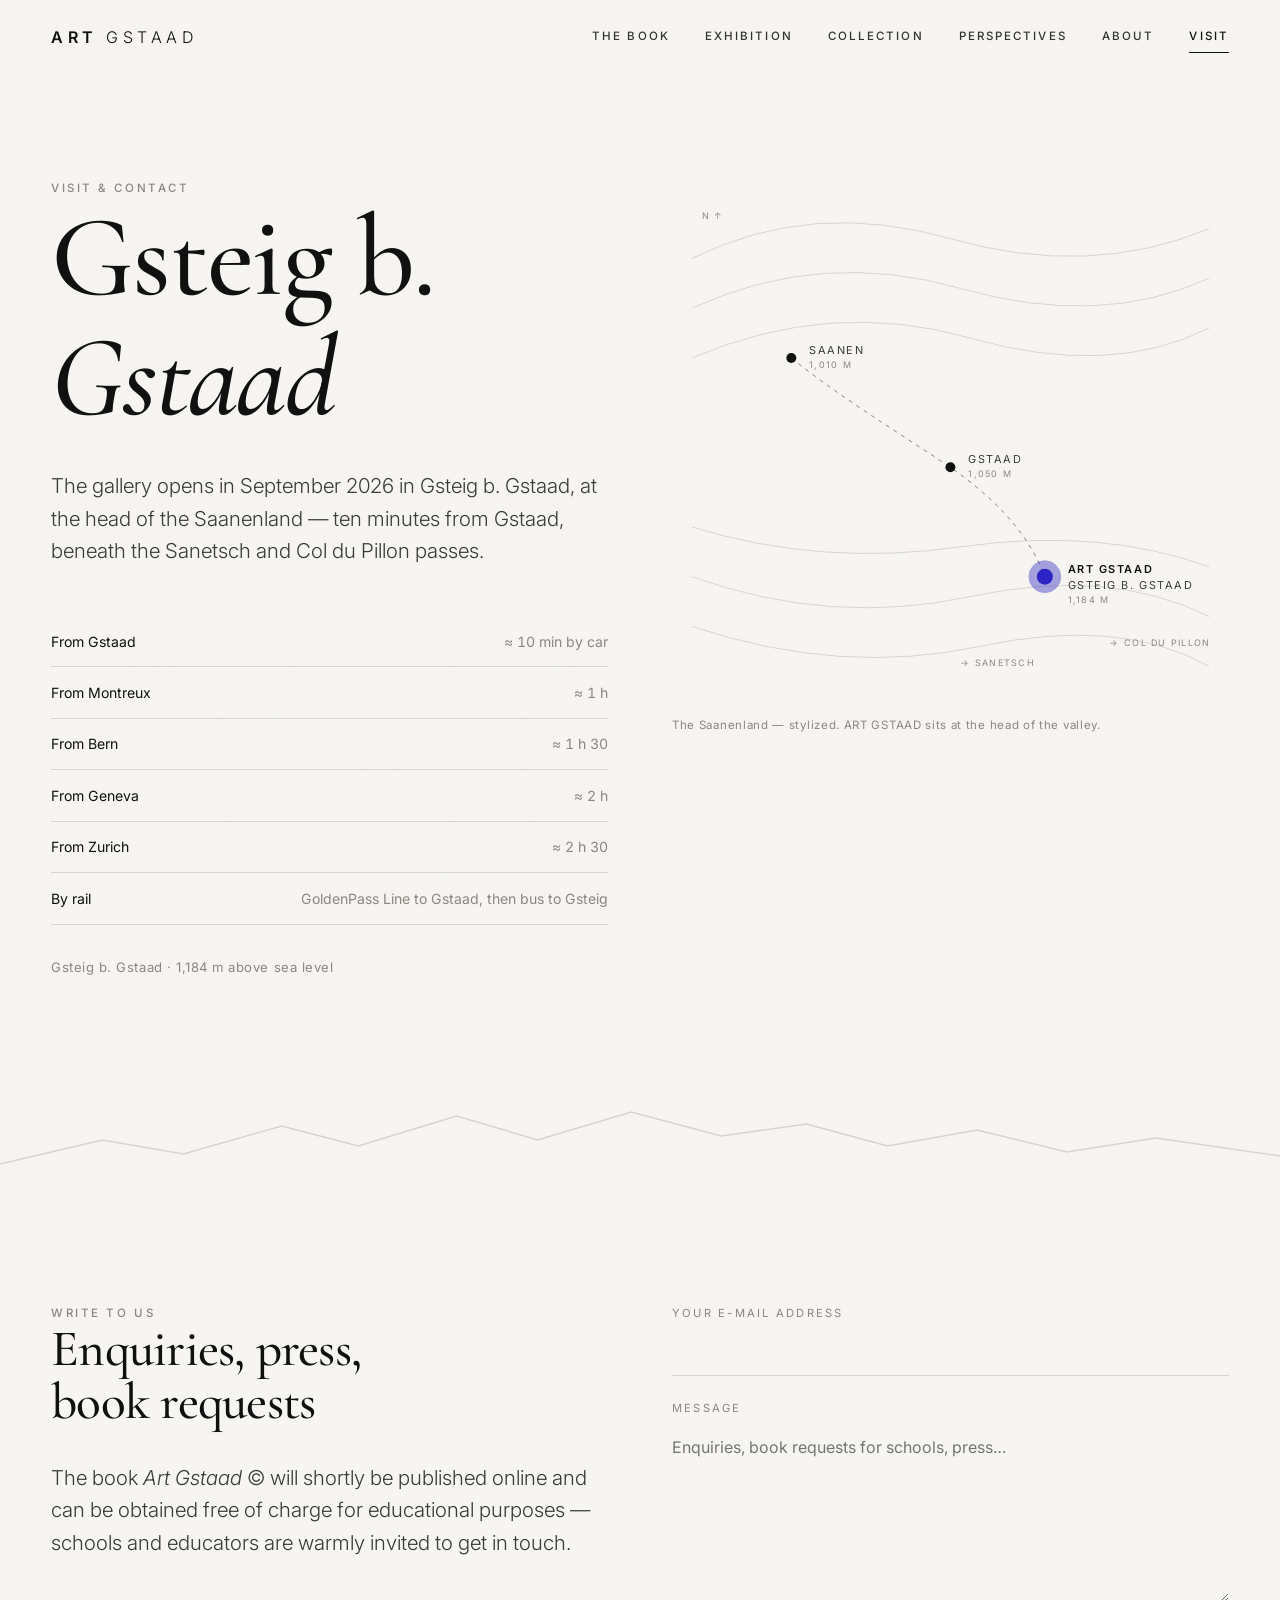
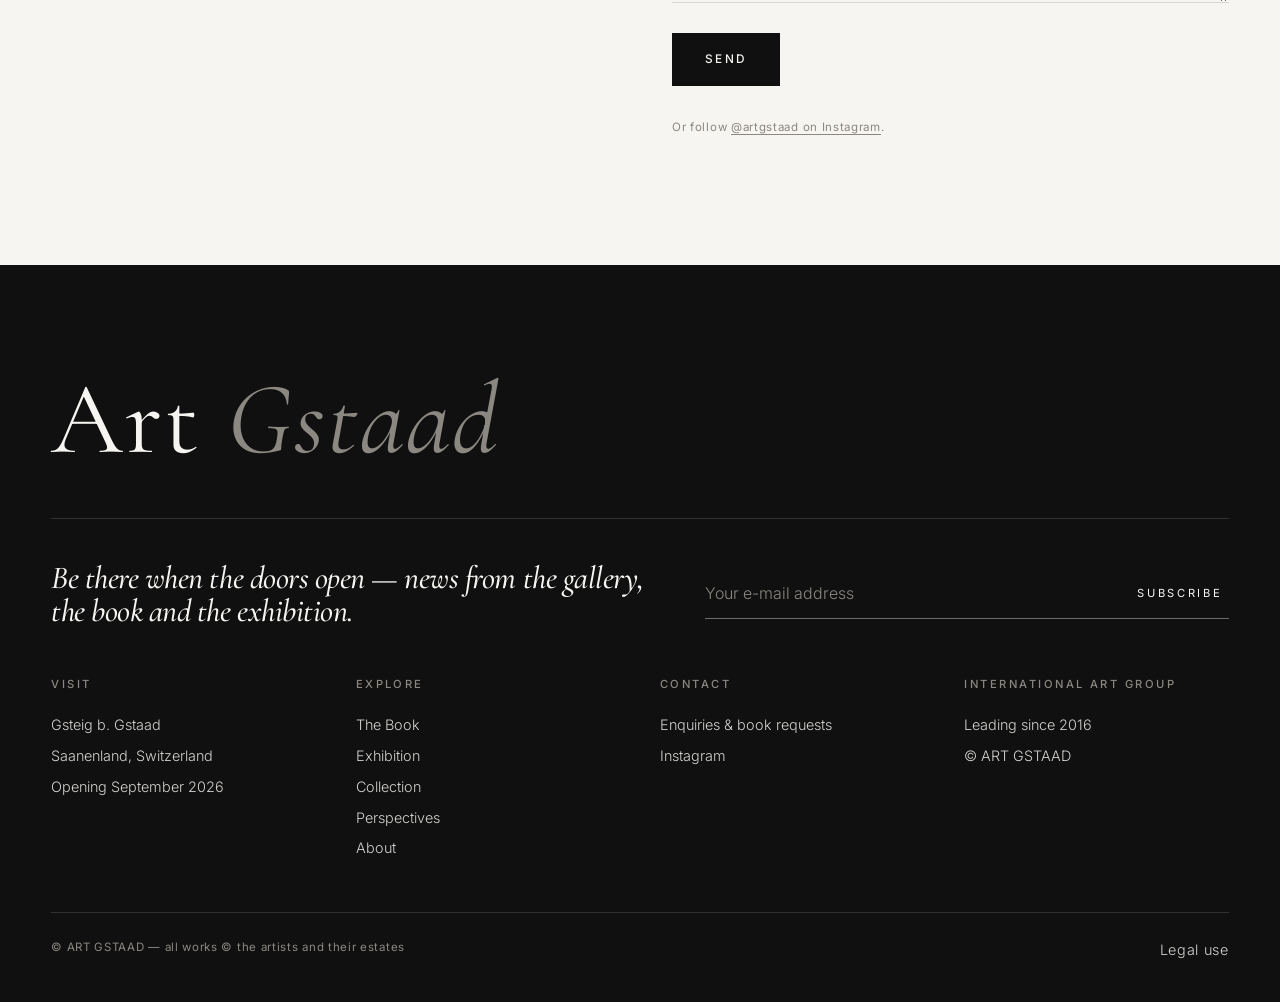
<file: visit.html>
<!DOCTYPE html>
<html lang="en">
<head>
<meta charset="UTF-8">
<meta name="viewport" content="width=device-width, initial-scale=1.0">
<title>Visit &amp; Contact — ART GSTAAD</title>
<meta name="description" content="Visit ART GSTAAD in Gsteig b. Gstaad — opening September 2026. Contact for enquiries and free educational copies of the ART GSTAAD book.">
<meta property="og:title" content="Visit — ART GSTAAD">
<meta property="og:image" content="assets/img/richter.jpg">
<link rel="icon" type="image/png" href="assets/img/favicon.png">
<link rel="preconnect" href="https://fonts.googleapis.com">
<link rel="preconnect" href="https://fonts.gstatic.com" crossorigin>
<link href="https://fonts.googleapis.com/css2?family=Cormorant+Garamond:ital,wght@0,400;0,500;0,600;1,400;1,500&family=Inter:wght@300;400;500;600&display=swap" rel="stylesheet">
<link rel="stylesheet" href="assets/css/style.css">
</head>
<body>

<header class="site-header dark-text solid">
  <div class="wrap nav">
    <a class="brand" href="index.html">Art<span>&nbsp;Gstaad</span></a>
    <nav class="nav-links">
      <a href="book.html">The Book</a>
      <a href="exhibition.html">Exhibition</a>
      <a href="collection.html">Collection</a>
      <a href="perspectives.html">Perspectives</a>
      <a href="about.html">About</a>
      <a href="visit.html">Visit</a>
    </nav>
    <button class="nav-toggle" aria-label="Menu"><span></span><span></span><span></span></button>
  </div>
</header>
<nav class="mobile-menu">
  <a href="index.html">Home</a>
  <a href="book.html">The Book</a>
  <a href="exhibition.html">Exhibition</a>
  <a href="collection.html">Collection</a>
  <a href="perspectives.html">Perspectives</a>
  <a href="about.html">About</a>
  <a href="visit.html">Visit</a>
</nav>

<!-- INTRO + MAP -->
<section class="section" style="padding-top: clamp(8rem, 14vw, 12rem);">
  <div class="wrap grid-2" style="align-items:start;">
    <div>
      <p class="eyebrow reveal">Visit &amp; contact</p>
      <h1 class="display-xl reveal">Gsteig b. <em class="italic">Gstaad</em></h1>
      <p class="lede reveal mt-2">
        The gallery opens in September 2026 in Gsteig b. Gstaad, at the head of
        the Saanenland — ten minutes from Gstaad, beneath the Sanetsch and Col
        du Pillon passes.
      </p>
      <div class="travel reveal mt-3">
        <div><span>From Gstaad</span><span>≈ 10 min by car</span></div>
        <div><span>From Montreux</span><span>≈ 1 h</span></div>
        <div><span>From Bern</span><span>≈ 1 h 30</span></div>
        <div><span>From Geneva</span><span>≈ 2 h</span></div>
        <div><span>From Zurich</span><span>≈ 2 h 30</span></div>
        <div><span>By rail</span><span>GoldenPass Line to Gstaad, then bus to Gsteig</span></div>
      </div>
      <p class="conditions reveal">Gsteig b. Gstaad · 1,184 m above sea level</p>
    </div>
    <div>
      <svg class="map-svg reveal" viewBox="0 0 560 520" xmlns="http://www.w3.org/2000/svg" role="img" aria-label="Stylized map of the Saanenland with Gsteig, Gstaad and Saanen">
        <!-- contour lines -->
        <path class="contour" d="M20,80 Q140,20 280,60 T540,50"/>
        <path class="contour" d="M20,130 Q150,70 290,110 T540,100"/>
        <path class="contour" d="M20,180 Q160,120 300,160 T540,150"/>
        <path class="contour" d="M20,400 Q160,450 300,420 T540,440"/>
        <path class="contour" d="M20,450 Q170,500 310,470 T540,490"/>
        <path class="contour" d="M20,350 Q150,390 290,370 T540,390"/>
        <!-- valley route: Saanen - Gstaad - Gsteig -->
        <path class="route" d="M120,180 C170,220 220,250 280,290 C330,325 360,360 375,400"/>
        <!-- Saanen -->
        <circle class="spot" cx="120" cy="180" r="5"/>
        <text x="138" y="176">Saanen</text>
        <text class="alt" x="138" y="190">1,010 m</text>
        <!-- Gstaad -->
        <circle class="spot" cx="280" cy="290" r="5"/>
        <text x="298" y="286">Gstaad</text>
        <text class="alt" x="298" y="300">1,050 m</text>
        <!-- Gsteig -->
        <circle class="spot spot--main" cx="375" cy="400" r="8"/>
        <circle class="spot--main" cx="375" cy="400" r="16" fill="none" stroke="#2b23c4" stroke-width="1" opacity="0.4"/>
        <text class="maintext" x="398" y="396">ART GSTAAD</text>
        <text x="398" y="412">Gsteig b. Gstaad</text>
        <text class="alt" x="398" y="426">1,184 m</text>
        <!-- passes -->
        <text class="alt" x="440" y="470">→ Col du Pillon</text>
        <text class="alt" x="290" y="490">→ Sanetsch</text>
        <!-- compass -->
        <text class="alt" x="30" y="40">N ↑</text>
      </svg>
      <p class="caption">The Saanenland — stylized. ART GSTAAD sits at the head of the valley.</p>
    </div>
  </div>
</section>

<svg class="ridge-divider" viewBox="0 0 1200 70" preserveAspectRatio="none" xmlns="http://www.w3.org/2000/svg" aria-hidden="true">
  <path d="M0,58 L96,34 L172,48 L264,20 L336,40 L428,10 L504,34 L592,6 L676,30 L756,18 L832,40 L916,24 L1000,46 L1084,32 L1200,50"/>
</svg>

<!-- CONTACT -->
<section class="section">
  <div class="wrap grid-2" style="align-items:start;">
    <div>
      <p class="eyebrow reveal">Write to us</p>
      <h2 class="display-md reveal">Enquiries, press,<br>book requests</h2>
      <p class="lede reveal mt-2">
        The book <em>Art Gstaad</em> © will shortly be published online and can
        be obtained free of charge for educational purposes — schools and
        educators are warmly invited to get in touch.
      </p>
    </div>
    <div>
      <form class="contact-form reveal" action="mailto:info@artgstaad.com" method="post" enctype="text/plain">
        <div>
          <label for="email">Your e-mail address</label>
          <input type="email" id="email" name="email" required>
        </div>
        <div>
          <label for="message">Message</label>
          <textarea id="message" name="message" rows="6" placeholder="Enquiries, book requests for schools, press…" required></textarea>
        </div>
        <div><button class="btn btn--solid" type="submit">Send</button></div>
      </form>
      <p class="caption mt-2">Or follow <a href="https://www.instagram.com/artgstaad/" target="_blank" rel="noopener" style="border-bottom:1px solid currentColor;">@artgstaad on Instagram</a>.</p>
    </div>
  </div>
</section>

<!-- FOOTER -->
<footer class="site-footer">
  <div class="wrap">
    <div class="footer-word">Art <em>Gstaad</em></div>
    <div class="newsletter">
      <h3>Be there when the doors open — news from the gallery, the book and the exhibition.</h3>
      <form action="mailto:info@artgstaad.com" method="post" enctype="text/plain">
        <input type="email" name="email" placeholder="Your e-mail address" required>
        <button type="submit">Subscribe</button>
      </form>
    </div>
    <div class="footer-grid">
      <div>
        <h4>Visit</h4>
        <ul><li>Gsteig b. Gstaad</li><li>Saanenland, Switzerland</li><li>Opening September 2026</li></ul>
      </div>
      <div>
        <h4>Explore</h4>
        <ul>
          <li><a href="book.html">The Book</a></li>
          <li><a href="exhibition.html">Exhibition</a></li>
          <li><a href="collection.html">Collection</a></li>
          <li><a href="perspectives.html">Perspectives</a></li>
          <li><a href="about.html">About</a></li>
        </ul>
      </div>
      <div>
        <h4>Contact</h4>
        <ul>
          <li><a href="visit.html">Enquiries &amp; book requests</a></li>
          <li><a href="https://www.instagram.com/artgstaad/" target="_blank" rel="noopener">Instagram</a></li>
        </ul>
      </div>
      <div>
        <h4>International Art Group</h4>
        <ul><li>Leading since 2016</li><li>© ART GSTAAD</li></ul>
      </div>
    </div>
    <div class="footer-bottom">
      <span>© ART GSTAAD — all works © the artists and their estates</span>
      <a href="legal.html">Legal use</a>
    </div>
  </div>
</footer>

<script src="assets/js/main.js"></script>
</body>
</html>
</file>
<file: assets/css/style.css>
/* ============================================================
   ART GSTAAD — Design System
   Editorial, gallery-grade. Inspired by the standards of
   leading international art institutions.
   ============================================================ */

:root {
  --ink: #101010;
  --ink-soft: #3a3a3a;
  --paper: #f7f5f1;
  --paper-warm: #efece5;
  --stone: #8b8781;
  --line: rgba(16, 16, 16, 0.14);
  --blue: #2b23c4; /* ultramarine — from the book cover */
  --white: #ffffff;

  --font-display: "Cormorant Garamond", Georgia, serif;
  --font-body: "Inter", "Helvetica Neue", Arial, sans-serif;

  --w-max: 1480px;
  --pad: clamp(1.25rem, 4vw, 4rem);

  --ease: cubic-bezier(0.22, 1, 0.36, 1);
}

/* ---------- Reset ---------- */
*, *::before, *::after { box-sizing: border-box; margin: 0; padding: 0; }
html { scroll-behavior: smooth; }
body {
  font-family: var(--font-body);
  font-size: 1rem;
  line-height: 1.65;
  color: var(--ink);
  background: var(--paper);
  -webkit-font-smoothing: antialiased;
  text-rendering: optimizeLegibility;
}
img { display: block; max-width: 100%; height: auto; }
a { color: inherit; text-decoration: none; }
ul { list-style: none; }
button { font: inherit; background: none; border: none; cursor: pointer; color: inherit; }

::selection { background: var(--blue); color: var(--white); }

/* ---------- Typography ---------- */
h1, h2, h3, .display {
  font-family: var(--font-display);
  font-weight: 500;
  line-height: 1.04;
  letter-spacing: -0.015em;
}
.display-xl { font-size: clamp(3rem, 9vw, 8.5rem); }
.display-lg { font-size: clamp(2.4rem, 6vw, 5.5rem); }
.display-md { font-size: clamp(1.8rem, 4vw, 3.4rem); }
.display-sm { font-size: clamp(1.4rem, 2.6vw, 2.2rem); }
.italic { font-style: italic; }

.eyebrow {
  font-family: var(--font-body);
  font-size: 0.72rem;
  font-weight: 500;
  letter-spacing: 0.22em;
  text-transform: uppercase;
  color: var(--stone);
}
.lede {
  font-size: clamp(1.05rem, 1.6vw, 1.35rem);
  line-height: 1.6;
  font-weight: 300;
  color: var(--ink-soft);
  max-width: 42em;
}
p + p { margin-top: 1em; }

/* ---------- Layout ---------- */
.wrap { max-width: var(--w-max); margin: 0 auto; padding-left: var(--pad); padding-right: var(--pad); }
.section { padding: clamp(4rem, 10vw, 9rem) 0; }
.section--tight { padding: clamp(3rem, 6vw, 5rem) 0; }
.hairline { border: 0; border-top: 1px solid var(--line); }

.grid-2 { display: grid; gap: clamp(2rem, 5vw, 5rem); }
@media (min-width: 900px) { .grid-2 { grid-template-columns: 1fr 1fr; align-items: center; } }

/* ---------- Header / Nav ---------- */
.site-header {
  position: fixed; inset: 0 0 auto 0; z-index: 100;
  transition: background 0.45s var(--ease), color 0.45s var(--ease), box-shadow 0.45s var(--ease);
  color: var(--white);
}
.site-header.solid {
  background: rgba(247, 245, 241, 0.92);
  backdrop-filter: blur(14px);
  color: var(--ink);
  box-shadow: 0 1px 0 var(--line);
}
.site-header.dark-text { color: var(--ink); }
.site-header.dark-text.solid { color: var(--ink); }
.nav {
  display: flex; align-items: center; justify-content: space-between;
  height: 4.6rem;
}
.brand {
  font-family: var(--font-body);
  font-weight: 600; font-size: 1rem; letter-spacing: 0.28em; text-transform: uppercase;
  white-space: nowrap;
}
.brand span { font-weight: 300; }
.nav-links { display: none; gap: 2.2rem; }
.nav-links a {
  font-size: 0.72rem; font-weight: 500; letter-spacing: 0.18em; text-transform: uppercase;
  padding: 0.4rem 0; position: relative; opacity: 0.85;
  transition: opacity 0.25s;
}
.nav-links a::after {
  content: ""; position: absolute; left: 0; bottom: 0; height: 1px; width: 0;
  background: currentColor; transition: width 0.35s var(--ease);
}
.nav-links a:hover, .nav-links a.active { opacity: 1; }
.nav-links a:hover::after, .nav-links a.active::after { width: 100%; }
@media (min-width: 1020px) { .nav-links { display: flex; } .nav-toggle { display: none; } }

.nav-toggle { display: inline-flex; flex-direction: column; gap: 6px; padding: 10px 0; }
.nav-toggle span { display: block; width: 26px; height: 1.5px; background: currentColor; transition: transform 0.3s var(--ease), opacity 0.3s; }
@media (min-width: 1020px) { .nav-toggle { display: none; } }

.mobile-menu {
  position: fixed; inset: 0; z-index: 99; background: var(--paper);
  display: flex; flex-direction: column; justify-content: center;
  padding: var(--pad);
  transform: translateY(-100%); transition: transform 0.55s var(--ease);
}
.mobile-menu.open { transform: translateY(0); }
.mobile-menu a {
  font-family: var(--font-display); font-size: clamp(2rem, 8vw, 3.4rem);
  padding: 0.35rem 0; border-bottom: 1px solid var(--line);
  color: var(--ink);
}
body.menu-open .nav-toggle span:nth-child(1) { transform: translateY(7.5px) rotate(45deg); }
body.menu-open .nav-toggle span:nth-child(2) { opacity: 0; }
body.menu-open .nav-toggle span:nth-child(3) { transform: translateY(-7.5px) rotate(-45deg); }
body.menu-open .site-header { color: var(--ink); }

/* ---------- Hero ---------- */
.hero {
  position: relative; min-height: 100svh;
  display: flex; align-items: flex-end;
  color: var(--white);
  overflow: hidden;
}
.hero-media { position: absolute; inset: 0; }
.hero-media img { width: 100%; height: 100%; object-fit: cover; transform: scale(1.06); animation: heroZoom 9s var(--ease) forwards; }
@keyframes heroZoom { to { transform: scale(1); } }
.hero-media::after {
  content: ""; position: absolute; inset: 0;
  background: linear-gradient(to top, rgba(8,8,10,0.72) 0%, rgba(8,8,10,0.18) 45%, rgba(8,8,10,0.25) 100%);
}
.hero-content { position: relative; z-index: 2; width: 100%; padding-bottom: clamp(2.5rem, 6vw, 5rem); }
.hero .eyebrow { color: rgba(255,255,255,0.75); }
.hero-caption {
  position: absolute; right: var(--pad); bottom: 1.2rem; z-index: 2;
  font-size: 0.68rem; letter-spacing: 0.1em; color: rgba(255,255,255,0.6);
}

.hero--page {
  min-height: 62svh;
  align-items: flex-end;
}

/* ---------- Buttons & links ---------- */
.btn {
  display: inline-flex; align-items: center; gap: 0.8rem;
  font-size: 0.74rem; font-weight: 500; letter-spacing: 0.2em; text-transform: uppercase;
  border: 1px solid currentColor; padding: 1rem 2rem;
  transition: background 0.3s var(--ease), color 0.3s var(--ease), border-color 0.3s;
}
.btn:hover { background: var(--ink); color: var(--paper); border-color: var(--ink); }
.btn--light:hover { background: var(--white); color: var(--ink); border-color: var(--white); }
.btn--solid { background: var(--ink); color: var(--paper); border-color: var(--ink); }
.btn--solid:hover { background: var(--blue); border-color: var(--blue); color: var(--white); }
.arrow-link {
  display: inline-flex; align-items: baseline; gap: 0.6rem;
  font-size: 0.74rem; font-weight: 500; letter-spacing: 0.2em; text-transform: uppercase;
  border-bottom: 1px solid currentColor; padding-bottom: 0.3rem;
  transition: gap 0.3s var(--ease), color 0.3s;
}
.arrow-link:hover { gap: 1rem; color: var(--blue); }

/* ---------- Image treatments ---------- */
.frame { overflow: hidden; background: var(--paper-warm); }
.frame img { transition: transform 1.2s var(--ease); }
.frame:hover img { transform: scale(1.035); }
.caption { font-size: 0.72rem; letter-spacing: 0.06em; color: var(--stone); margin-top: 0.8rem; }

/* ---------- Collection grid ---------- */
.masonry { columns: 1; column-gap: 2rem; }
@media (min-width: 640px)  { .masonry { columns: 2; } }
@media (min-width: 1020px) { .masonry { columns: 3; } }
.masonry .work { break-inside: avoid; margin-bottom: 2.6rem; cursor: zoom-in; }
.work .frame { position: relative; }
.work-title {
  font-family: var(--font-display); font-size: 1.15rem; font-style: italic;
  margin-top: 0.7rem;
}
.work .caption { margin-top: 0.15rem; }

/* ---------- Marquee strip ---------- */
.strip { background: var(--ink); color: var(--paper); overflow: hidden; padding: 1.1rem 0; }
.strip-track { display: flex; gap: 4rem; white-space: nowrap; animation: marquee 40s linear infinite; width: max-content; }
.strip-track span {
  font-family: var(--font-display); font-style: italic; font-size: 1.25rem; opacity: 0.9;
}
.strip-track i { font-style: normal; color: var(--blue); filter: brightness(1.8); }
@keyframes marquee { to { transform: translateX(-50%); } }

/* ---------- Book feature ---------- */
.book-feature { background: var(--ink); color: var(--paper); }
.book-feature .eyebrow { color: rgba(247,245,241,0.55); }
.book-feature .lede { color: rgba(247,245,241,0.8); }
.book-cover { box-shadow: 0 40px 90px rgba(0,0,0,0.5); }
.chapter-list { margin-top: 2rem; }
.chapter-list li {
  font-family: var(--font-display); font-size: clamp(1.3rem, 2.4vw, 2rem); font-style: italic;
  padding: 0.85rem 0; border-bottom: 1px solid rgba(247,245,241,0.16);
  display: flex; gap: 1.4rem; align-items: baseline;
  transition: padding-left 0.35s var(--ease), color 0.3s;
}
.chapter-list li:hover { padding-left: 0.8rem; }
.chapter-list .num { font-family: var(--font-body); font-style: normal; font-size: 0.68rem; letter-spacing: 0.15em; color: var(--stone); }
.chapter-list--light li { border-color: var(--line); }

/* ---------- People ---------- */
.people { display: grid; gap: 2.5rem; grid-template-columns: repeat(auto-fit, minmax(210px, 1fr)); }
.person h3 { font-size: 1.5rem; font-style: italic; }
.person .role { font-size: 0.72rem; letter-spacing: 0.2em; text-transform: uppercase; color: var(--stone); margin-bottom: 0.4rem; }

/* ---------- Article / editorial ---------- */
.prose { max-width: 46em; }
.prose p { font-size: 1.05rem; font-weight: 300; color: var(--ink-soft); }
.prose .drop::first-letter {
  font-family: var(--font-display); font-size: 3.6em; float: left; line-height: 0.8;
  padding-right: 0.12em; color: var(--ink);
}

/* ---------- Cards ---------- */
.cards { display: grid; gap: 2.5rem; }
@media (min-width: 800px) { .cards { grid-template-columns: repeat(3, 1fr); } }
.card .frame { aspect-ratio: 4 / 3; }
.card .frame img { width: 100%; height: 100%; object-fit: cover; }
.card h3 { font-size: 1.6rem; margin-top: 1.1rem; font-style: italic; }
.card p { font-size: 0.92rem; color: var(--ink-soft); margin-top: 0.4rem; font-weight: 300; }
.card .arrow-link { margin-top: 1rem; }

/* ---------- Footer ---------- */
.site-footer { background: var(--ink); color: var(--paper); padding: clamp(3.5rem, 8vw, 6.5rem) 0 2.5rem; }
.footer-word {
  font-family: var(--font-display); font-size: clamp(2.6rem, 8vw, 7rem);
  line-height: 1; letter-spacing: 0.02em; margin-bottom: 3rem;
}
.footer-word em { color: var(--stone); }
.footer-grid { display: grid; gap: 2.5rem; grid-template-columns: repeat(auto-fit, minmax(180px, 1fr)); padding-bottom: 3rem; }
.site-footer h4 { font-size: 0.7rem; letter-spacing: 0.22em; text-transform: uppercase; color: var(--stone); margin-bottom: 1rem; font-weight: 500; }
.site-footer a, .site-footer li { font-size: 0.9rem; font-weight: 300; color: rgba(247,245,241,0.85); }
.site-footer li { padding: 0.22rem 0; }
.site-footer a:hover { color: var(--white); }
.footer-bottom {
  border-top: 1px solid rgba(247,245,241,0.14); padding-top: 1.6rem;
  display: flex; flex-wrap: wrap; gap: 1rem; justify-content: space-between;
  font-size: 0.72rem; color: var(--stone); letter-spacing: 0.06em;
}

/* ---------- Lightbox ---------- */
.lightbox {
  position: fixed; inset: 0; z-index: 200; background: rgba(10,10,12,0.94);
  display: none; align-items: center; justify-content: center; padding: 4vw;
  cursor: zoom-out;
}
.lightbox.open { display: flex; }
.lightbox img { max-width: 92vw; max-height: 86vh; width: auto; height: auto; box-shadow: 0 30px 80px rgba(0,0,0,0.6); }
.lightbox .lb-caption { position: absolute; bottom: 2rem; left: 0; right: 0; text-align: center; color: rgba(255,255,255,0.75); font-size: 0.8rem; letter-spacing: 0.08em; }
.lightbox .lb-close { position: absolute; top: 1.4rem; right: 2rem; color: var(--white); font-size: 2rem; line-height: 1; opacity: 0.8; }

/* ---------- Reveal ---------- */
.reveal { opacity: 0; transform: translateY(34px); transition: opacity 0.9s var(--ease), transform 0.9s var(--ease); }
.reveal.visible { opacity: 1; transform: none; }
@media (prefers-reduced-motion: reduce) {
  .reveal { opacity: 1; transform: none; transition: none; }
  .hero-media img { animation: none; transform: none; }
  .strip-track { animation: none; }
}

/* ---------- Stats / facts ---------- */
.facts { display: grid; gap: 2rem; grid-template-columns: repeat(auto-fit, minmax(200px, 1fr)); }
.fact .display-md { color: var(--ink); }
.fact p { font-size: 0.85rem; color: var(--stone); margin-top: 0.3rem; }

/* ---------- Forms ---------- */
.contact-form { display: grid; gap: 1.4rem; max-width: 560px; }
.contact-form label { font-size: 0.7rem; letter-spacing: 0.2em; text-transform: uppercase; color: var(--stone); display: block; margin-bottom: 0.45rem; }
.contact-form input, .contact-form textarea {
  width: 100%; background: transparent; border: 0; border-bottom: 1px solid var(--line);
  padding: 0.6rem 0; font: inherit; color: var(--ink); outline: none;
  transition: border-color 0.3s;
}
.contact-form input:focus, .contact-form textarea:focus { border-color: var(--ink); }

/* ============================================================
   PRO LAYER — intro curtain, alpine line, transitions, grain,
   wall labels, flipbook, rooms, countdown, map
   ============================================================ */

/* ---------- Intro curtain ---------- */
.intro {
  position: fixed; inset: 0; z-index: 999; background: #0b0b0d;
  display: flex; flex-direction: column; align-items: center; justify-content: center;
  gap: 2.2rem; color: var(--paper);
  transition: transform 1.1s cubic-bezier(0.76, 0, 0.24, 1);
}
.intro.lift { transform: translateY(-100%); }
.intro.done { display: none; }
.intro svg { width: min(560px, 78vw); overflow: visible; }
.intro .ridge {
  fill: none; stroke: var(--paper); stroke-width: 1.6;
  stroke-dasharray: 2000; stroke-dashoffset: 2000;
  animation: draw 2.1s var(--ease) 0.3s forwards;
}
.intro .ridge--blue { stroke: #5a52ff; stroke-width: 1; opacity: 0.55; animation-delay: 0.65s; }
@keyframes draw { to { stroke-dashoffset: 0; } }
.intro-word {
  font-family: var(--font-body); letter-spacing: 0.34em; text-transform: uppercase;
  font-size: clamp(0.9rem, 2.4vw, 1.25rem); font-weight: 500;
  opacity: 0; animation: fadeUp 1s var(--ease) 1.5s forwards;
}
.intro-sub {
  font-size: 0.68rem; letter-spacing: 0.26em; text-transform: uppercase; color: var(--stone);
  opacity: 0; animation: fadeUp 1s var(--ease) 1.9s forwards;
}
.intro-skip {
  position: absolute; bottom: 2rem; right: 2.4rem;
  font-size: 0.66rem; letter-spacing: 0.22em; text-transform: uppercase; color: var(--stone);
}
@keyframes fadeUp { from { opacity: 0; transform: translateY(14px); } to { opacity: 1; transform: none; } }

/* ---------- Page transitions ---------- */
body { opacity: 0; transition: opacity 0.5s ease; }
body.loaded { opacity: 1; }
body.leaving { opacity: 0; }

/* ---------- Film grain ---------- */
body::after {
  content: ""; position: fixed; inset: -50%; z-index: 998; pointer-events: none;
  background-image: url("data:image/svg+xml,%3Csvg xmlns='http://www.w3.org/2000/svg' width='300' height='300'%3E%3Cfilter id='n'%3E%3CfeTurbulence type='fractalNoise' baseFrequency='0.9' numOctaves='2'/%3E%3C/filter%3E%3Crect width='300' height='300' filter='url(%23n)' opacity='0.5'/%3E%3C/svg%3E");
  opacity: 0.035; animation: grain 9s steps(10) infinite;
}
@keyframes grain {
  0%,100% { transform: translate(0,0); } 20% { transform: translate(-3%,2%); }
  40% { transform: translate(2%,-3%); } 60% { transform: translate(-2%,-2%); } 80% { transform: translate(3%,3%); }
}

/* ---------- Alpine line dividers ---------- */
.ridge-divider { display: block; width: 100%; height: 70px; }
.ridge-divider path {
  fill: none; stroke: var(--line); stroke-width: 1.4;
  stroke-dasharray: 2400; stroke-dashoffset: 2400;
}
.ridge-divider.visible path { animation: draw 2.4s var(--ease) forwards; }
.ridge-divider--light path { stroke: rgba(247,245,241,0.25); }

/* ---------- Museum wall labels ---------- */
.wall-label {
  margin-top: 0.9rem; padding-left: 0.9rem; border-left: 1px solid var(--line);
  font-size: 0.72rem; line-height: 1.5; letter-spacing: 0.02em;
}
.wall-label .artist { font-weight: 600; letter-spacing: 0.08em; text-transform: uppercase; font-size: 0.68rem; }
.wall-label .work-info { color: var(--stone); font-style: italic; font-family: var(--font-display); font-size: 0.95rem; }

/* ---------- Rotating hero ---------- */
.hero-rotator .slide { position: absolute; inset: 0; opacity: 0; transition: opacity 1.6s ease; }
.hero-rotator .slide.on { opacity: 1; }
.hero-rotator .slide img { width: 100%; height: 100%; object-fit: cover; animation: kenburns 14s ease-out infinite alternate; }
@keyframes kenburns { from { transform: scale(1) translateY(0); } to { transform: scale(1.08) translateY(-1.5%); } }
.hero-dots { position: absolute; right: var(--pad); top: 50%; z-index: 3; display: flex; flex-direction: column; gap: 0.7rem; }
.hero-dots button { width: 7px; height: 7px; border-radius: 50%; background: rgba(255,255,255,0.4); transition: background 0.3s, transform 0.3s; }
.hero-dots button.on { background: var(--white); transform: scale(1.4); }

/* ---------- Manifesto ---------- */
.manifesto { background: var(--ink); color: var(--paper); }
.manifesto .m-line {
  font-family: var(--font-display); font-size: clamp(2.2rem, 6.5vw, 5.6rem);
  line-height: 1.08; letter-spacing: -0.01em;
}
.manifesto .w { display: inline-block; opacity: 0.12; transform: translateY(0.25em); transition: opacity 0.5s var(--ease), transform 0.5s var(--ease); }
.manifesto .w.on { opacity: 1; transform: none; }
.manifesto .w.blue { color: #6c63ff; font-style: italic; }

/* ---------- Timeline ---------- */
.timeline { position: relative; padding-left: 2.2rem; }
.timeline::before { content: ""; position: absolute; left: 0.35rem; top: 0.4rem; bottom: 0.4rem; width: 1px; background: var(--line); }
.tl-item { position: relative; padding: 1.6rem 0; }
.tl-item::before {
  content: ""; position: absolute; left: -2.13rem; top: 2.3rem;
  width: 9px; height: 9px; border-radius: 50%; background: var(--paper); border: 1.5px solid var(--ink);
}
.tl-item .display-sm { font-style: italic; }
.tl-item .year { font-size: 0.72rem; letter-spacing: 0.24em; color: var(--blue); font-weight: 600; }
.tl-item p { color: var(--ink-soft); font-weight: 300; max-width: 34em; margin-top: 0.3rem; }

/* ---------- Flipbook ---------- */
.flipbook-stage { perspective: 2600px; display: flex; justify-content: center; padding: 1rem 0 2rem; }
.flipbook {
  position: relative; width: min(1040px, 92vw); aspect-ratio: 2 / 1.28;
  transform-style: preserve-3d;
}
.fb-page {
  position: absolute; top: 0; right: 0; width: 50%; height: 100%;
  transform-origin: left center; transform-style: preserve-3d;
  transition: transform 1.1s cubic-bezier(0.45, 0.05, 0.2, 1);
  cursor: pointer;
}
.fb-face {
  position: absolute; inset: 0; backface-visibility: hidden; overflow: hidden;
  background: #f2efe8; box-shadow: inset 0 0 40px rgba(0,0,0,0.06);
  display: flex; flex-direction: column; justify-content: center; padding: clamp(1rem, 3.5vw, 3rem);
}
.fb-face--back { transform: rotateY(180deg); }
.fb-face img { position: absolute; inset: 0; width: 100%; height: 100%; object-fit: cover; }
.fb-face .q {
  font-family: var(--font-display); font-style: italic;
  font-size: clamp(1.15rem, 2.6vw, 2.3rem); line-height: 1.15; color: var(--ink);
}
.fb-face .q-num { font-family: var(--font-body); font-style: normal; font-size: 0.62rem; letter-spacing: 0.26em; color: var(--stone); margin-bottom: 1rem; text-transform: uppercase; }
.fb-face .a-label {
  position: absolute; bottom: 1rem; left: 1.2rem; z-index: 2;
  background: rgba(247,245,241,0.92); padding: 0.45rem 0.8rem;
  font-size: 0.62rem; letter-spacing: 0.14em; text-transform: uppercase;
}
.fb-page.flipped { transform: rotateY(-180deg); }
.flipbook-shadow { position: absolute; inset: auto 6% -26px 6%; height: 40px; background: radial-gradient(ellipse at center, rgba(0,0,0,0.28), transparent 70%); }
.fb-controls { display: flex; align-items: center; justify-content: center; gap: 2rem; margin-top: 1.4rem; }
.fb-controls .fb-count { font-size: 0.72rem; letter-spacing: 0.2em; color: var(--stone); }
.fb-spine { position: absolute; left: 50%; top: 0; bottom: 0; width: 1px; background: rgba(0,0,0,0.18); transform: translateX(-0.5px); z-index: 50; }

/* ---------- Countdown ---------- */
.countdown { display: flex; gap: clamp(1.5rem, 5vw, 4rem); flex-wrap: wrap; }
.cd-cell .display-lg { font-variant-numeric: tabular-nums; }
.cd-cell p { font-size: 0.68rem; letter-spacing: 0.26em; text-transform: uppercase; color: var(--stone); margin-top: 0.2rem; }

/* ---------- Typewriter ---------- */
.typewriter { min-height: 2.4em; }
.typewriter .cursor { display: inline-block; width: 2px; height: 0.9em; background: currentColor; margin-left: 4px; animation: blink 1s steps(1) infinite; vertical-align: -0.08em; }
@keyframes blink { 50% { opacity: 0; } }

/* ---------- Gallery rooms ---------- */
.room-wrap { position: relative; }
.room {
  display: flex; gap: clamp(3rem, 7vw, 7rem); align-items: center;
  overflow-x: auto; overscroll-behavior-x: contain; scroll-snap-type: x proximity;
  padding: clamp(2rem, 4vw, 3.5rem) var(--pad) clamp(2.5rem, 4vw, 3.5rem);
  scrollbar-width: thin; scrollbar-color: var(--stone) transparent;
  background:
    linear-gradient(to bottom, var(--paper-warm) 0%, var(--paper-warm) 82%, #dcd7cd 82.5%, var(--paper-warm) 83.5%, #cfc9bd 100%);
}
.room .piece { flex: 0 0 auto; scroll-snap-align: center; cursor: zoom-in; }
.room .piece img {
  max-height: min(52vh, 480px); width: auto; max-width: 78vw;
  box-shadow: 0 18px 45px rgba(30,25,15,0.28), 0 2px 6px rgba(0,0,0,0.18);
  border: 6px solid #fff; outline: 1px solid rgba(0,0,0,0.08);
  transition: transform 0.6s var(--ease);
}
.room .piece:hover img { transform: translateY(-6px); }
.room-title-card { flex: 0 0 auto; min-width: 240px; }
.room-hint { font-size: 0.68rem; letter-spacing: 0.2em; text-transform: uppercase; color: var(--stone); display: flex; align-items: center; gap: 0.6rem; }

/* ---------- View toggle & filter ---------- */
.view-toggle { display: inline-flex; border: 1px solid var(--line); }
.view-toggle button {
  padding: 0.7rem 1.4rem; font-size: 0.68rem; letter-spacing: 0.2em; text-transform: uppercase;
  color: var(--stone); transition: background 0.3s, color 0.3s;
}
.view-toggle button.on { background: var(--ink); color: var(--paper); }
.filter-bar { display: flex; flex-wrap: wrap; gap: 0.5rem 1.6rem; margin: 1.6rem 0 0; }
.filter-bar button {
  font-size: 0.7rem; letter-spacing: 0.14em; text-transform: uppercase; color: var(--stone);
  padding: 0.3rem 0; border-bottom: 1px solid transparent; transition: color 0.25s, border-color 0.25s;
}
.filter-bar button.on, .filter-bar button:hover { color: var(--ink); border-color: var(--ink); }
.hiddenwork { display: none !important; }

/* ---------- Reading progress ---------- */
.progress { position: fixed; top: 0; left: 0; height: 2px; width: 0; background: var(--blue); z-index: 200; }

/* ---------- Pull quote ---------- */
.pullquote {
  font-family: var(--font-display); font-style: italic;
  font-size: clamp(1.6rem, 3.4vw, 2.8rem); line-height: 1.2;
  border-left: 2px solid var(--blue); padding-left: 1.6rem; margin: 2.5rem 0; color: var(--ink);
}

/* ---------- Map ---------- */
.map-svg { width: 100%; height: auto; }
.map-svg .contour { fill: none; stroke: var(--line); stroke-width: 1; }
.map-svg .route { fill: none; stroke: var(--stone); stroke-width: 1; stroke-dasharray: 4 5; }
.map-svg .spot { fill: var(--ink); }
.map-svg .spot--main { fill: var(--blue); }
.map-svg text { font-family: var(--font-body); font-size: 11px; letter-spacing: 0.14em; text-transform: uppercase; fill: var(--ink-soft); }
.map-svg .maintext { font-weight: 600; fill: var(--ink); }
.map-svg .alt { font-size: 9px; fill: var(--stone); }
.travel { display: grid; gap: 0; margin-top: 1rem; }
.travel div { display: flex; justify-content: space-between; padding: 0.85rem 0; border-bottom: 1px solid var(--line); font-size: 0.88rem; }
.travel div span:last-child { color: var(--stone); font-variant-numeric: tabular-nums; }
.conditions { margin-top: 2rem; font-size: 0.82rem; color: var(--stone); letter-spacing: 0.04em; min-height: 1.4em; }

/* ---------- Newsletter ---------- */
.newsletter { border-top: 1px solid rgba(247,245,241,0.14); margin-bottom: 3rem; padding-top: 2.6rem; display: grid; gap: 1.6rem; }
@media (min-width: 900px) { .newsletter { grid-template-columns: 1.2fr 1fr; align-items: center; } }
.newsletter h3 { font-size: clamp(1.4rem, 2.6vw, 2rem); font-style: italic; }
.newsletter form { display: flex; gap: 0; border-bottom: 1px solid rgba(247,245,241,0.4); }
.newsletter input {
  flex: 1; background: transparent; border: 0; outline: none; color: var(--paper);
  font: inherit; font-weight: 300; padding: 0.7rem 0;
}
.newsletter input::placeholder { color: var(--stone); }
.newsletter button { font-size: 0.7rem; letter-spacing: 0.24em; text-transform: uppercase; color: var(--paper); padding: 0 0.4rem; }
.newsletter button:hover { color: #8a83ff; }

/* ============================================================
   SUMMIT START PAGE — interactive peak panorama
   ============================================================ */
.summit {
  position: relative; min-height: 100svh; background: #0b0b0d; color: var(--paper);
  display: flex; flex-direction: column; overflow: hidden;
}
.summit-head {
  position: relative; z-index: 3; text-align: center;
  padding: clamp(5.5rem, 11vh, 8rem) var(--pad) 0;
  pointer-events: none;
}
.summit-head .eyebrow { color: rgba(247,245,241,0.55); }
.summit-head h1 { font-size: clamp(3rem, 8vw, 7rem); }
.summit-head .lede { margin: 0.8rem auto 0; color: rgba(247,245,241,0.6); font-size: clamp(0.95rem, 1.4vw, 1.15rem); }
.summit-stage { position: relative; flex: 1; display: flex; align-items: flex-end; margin-top: -4vh; }
.summit svg.panorama { width: 100%; height: auto; display: block; user-select: none; overflow: visible; }
.panorama g { transition: transform 0.35s ease-out; will-change: transform; }

.panorama .far { fill: none; stroke: rgba(247,245,241,0.16); stroke-width: 1.2; }
.panorama .mid { fill: #101014; stroke: rgba(247,245,241,0.10); stroke-width: 1; }
.panorama .front-fill { fill: #16161d; }
.panorama .front-line {
  fill: none; stroke: rgba(247,245,241,0.65); stroke-width: 1.6;
  stroke-dasharray: 4200; stroke-dashoffset: 4200;
}
.summit.drawn .front-line { animation: draw 3s var(--ease) 0.2s forwards; }
.panorama .far, .panorama .mid { opacity: 0; transition: opacity 1.4s ease 1.2s; }
.summit.drawn .far, .summit.drawn .mid { opacity: 1; }

/* peaks */
.peak { cursor: pointer; outline: none; }
.peak .hit { fill: transparent; }
.peak .dot { fill: var(--paper); transition: fill 0.3s; }
.peak .halo {
  fill: none; stroke: rgba(247,245,241,0.5); stroke-width: 1;
  opacity: 0; transform-origin: center; transform-box: fill-box;
  animation: halo 2.6s ease-out infinite;
}
@keyframes halo { 0% { opacity: 0.7; transform: scale(0.4);} 70% { opacity: 0; transform: scale(1.6);} 100% { opacity: 0; } }
.peak .p-page {
  font-family: var(--font-display); font-style: italic; font-size: 24px;
  fill: var(--paper); text-anchor: middle;
  transition: fill 0.3s;
  paint-order: stroke; stroke: rgba(11,11,13,0.65); stroke-width: 4px; stroke-linejoin: round;
}
.peak .p-page--main { font-size: 30px; }
.peak .p-meta {
  font-family: var(--font-body); font-size: 9.5px; font-weight: 500;
  letter-spacing: 0.22em; fill: rgba(247,245,241,0.38); text-anchor: middle;
  transition: fill 0.3s;
  paint-order: stroke; stroke: rgba(11,11,13,0.6); stroke-width: 3px; stroke-linejoin: round;
}
.peak:hover .p-page, .peak:focus .p-page { fill: #a9a3ff; }
.peak:hover .p-meta, .peak:focus .p-meta { fill: rgba(247,245,241,0.7); }
.peak .p-art { opacity: 0; transition: opacity 0.4s var(--ease), transform 0.4s var(--ease); transform: translateY(10px); }
.peak .p-art-frame {
  fill: none; stroke: rgba(247,245,241,0.85); stroke-width: 1;
  opacity: 0; transition: opacity 0.4s var(--ease), transform 0.4s var(--ease); transform: translateY(10px);
}
.peak:hover .p-art, .peak:focus .p-art,
.peak:hover .p-art-frame, .peak:focus .p-art-frame { opacity: 1; transform: translateY(0); }
.peak:hover .dot, .peak:focus .dot { fill: #8f88ff; }

/* photo texture inside the mountains — after Gerhard Richter.
   Blurred + heavily darkened so it reads as tone, not pixels. */
.panorama .front-photo {
  filter: grayscale(1) brightness(0.42) contrast(0.95) blur(3px);
  opacity: 0; transition: opacity 2.4s ease 1.4s;
}
.panorama .mid-photo {
  filter: grayscale(1) brightness(0.3) contrast(0.9) blur(4px);
  opacity: 0; transition: opacity 2.4s ease 1.8s;
}
.summit.drawn .front-photo { opacity: 0.16; }
.summit.drawn .mid-photo { opacity: 0.09; }

/* rotating logo mark */
.logo-mark { margin: 0.6rem auto 0; width: clamp(190px, 24vw, 270px); }
.logo-mark svg { width: 100%; height: auto; overflow: visible; }
.logo-mark .ring { animation: logospin 60s linear infinite; transform-origin: 150px 150px; }
@keyframes logospin { to { transform: rotate(360deg); } }
.logo-mark .ring-text {
  font-family: var(--font-body); font-size: 16.5px; font-weight: 400;
  letter-spacing: 0.32em; fill: rgba(247,245,241,0.45);
}
.logo-mark .ring-arc { stroke: rgba(247,245,241,0.35); stroke-width: 1.4; }
.logo-mark .mark-a { fill: #d9d6d0; }
.logo-mark .mark-rt {
  font-family: var(--font-body); font-size: 38px; font-weight: 600;
  fill: #d9d6d0; letter-spacing: 0;
}
.logo-mark .mark-gstaad {
  font-family: var(--font-body); font-size: 38px; font-weight: 300;
  fill: rgba(247,245,241,0.7);
}
@media (prefers-reduced-motion: reduce) { .logo-mark .ring { animation: none; } }

/* sky */
.panorama .stars circle { fill: rgba(247,245,241,0.55); animation: twinkle 4s ease-in-out infinite; }
.panorama .stars circle:nth-child(2n) { animation-delay: 1.3s; }
.panorama .stars circle:nth-child(3n) { animation-delay: 2.2s; }
.panorama .stars circle:nth-child(5n) { animation-delay: 3.1s; }
@keyframes twinkle { 0%,100% { opacity: 0.2; } 50% { opacity: 0.9; } }
.layer-sky { opacity: 0; transition: opacity 2.2s ease 0.8s; }
.summit.drawn .layer-sky { opacity: 1; }

.summit-caption {
  position: absolute; bottom: 1.1rem; right: var(--pad); z-index: 3;
  font-size: 0.64rem; letter-spacing: 0.16em; text-transform: uppercase; color: rgba(247,245,241,0.35);
}
.summit-hint {
  position: absolute; bottom: 1.1rem; left: var(--pad); z-index: 3;
  font-size: 0.64rem; letter-spacing: 0.16em; text-transform: uppercase; color: rgba(247,245,241,0.35);
}
.summit-nav {
  position: relative; z-index: 3; display: none; flex-wrap: wrap; gap: 0.4rem 1.4rem;
  padding: 1rem var(--pad) 2rem; background: #0b0b0d;
}
.summit-nav a { font-size: 0.72rem; letter-spacing: 0.18em; text-transform: uppercase; color: rgba(247,245,241,0.7); }
@media (hover: none), (max-width: 700px) {
  .summit-nav { display: flex; }
  .summit-hint { display: none; }
}

/* ---------- Utility ---------- */
.mt-1 { margin-top: 1rem; } .mt-2 { margin-top: 2rem; } .mt-3 { margin-top: 3rem; }
.mb-1 { margin-bottom: 1rem; } .mb-2 { margin-bottom: 2rem; } .mb-3 { margin-bottom: 3rem; }
.center { text-align: center; }
.blue { color: var(--blue); }
</file>
